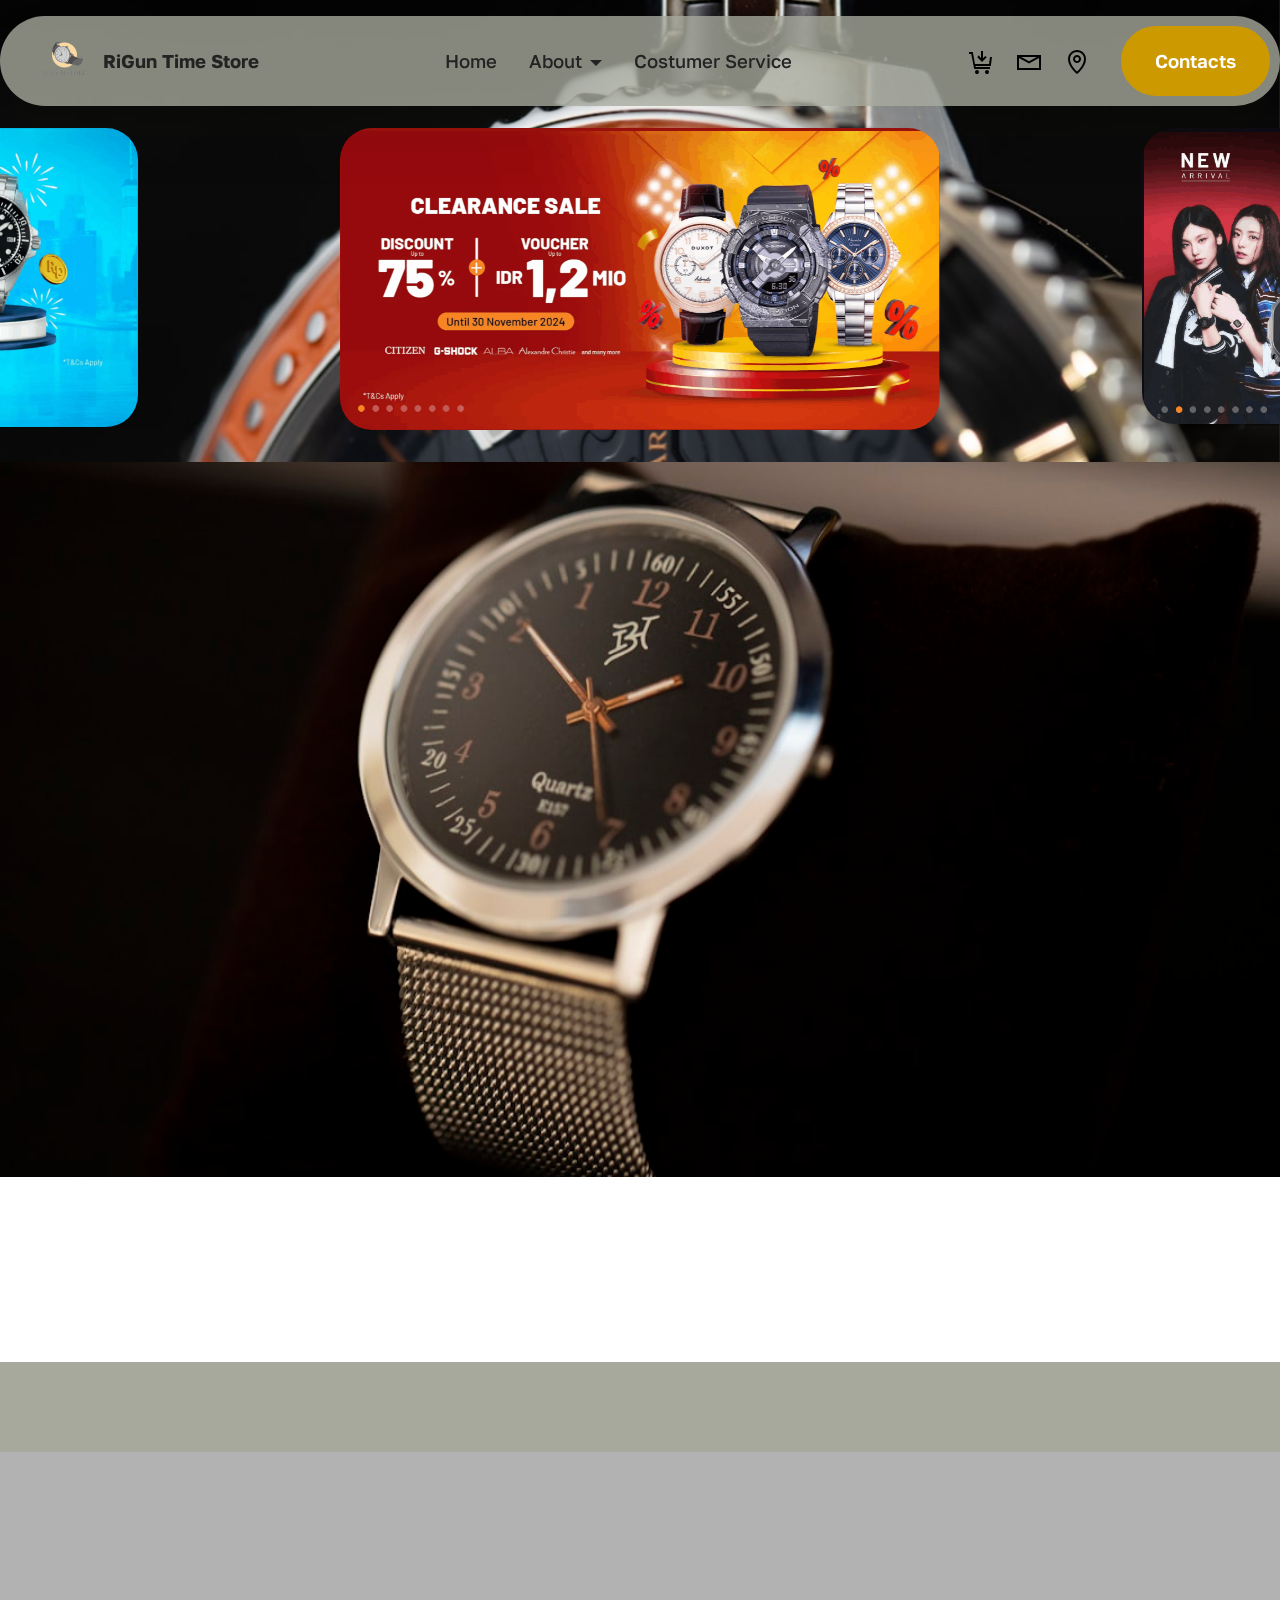
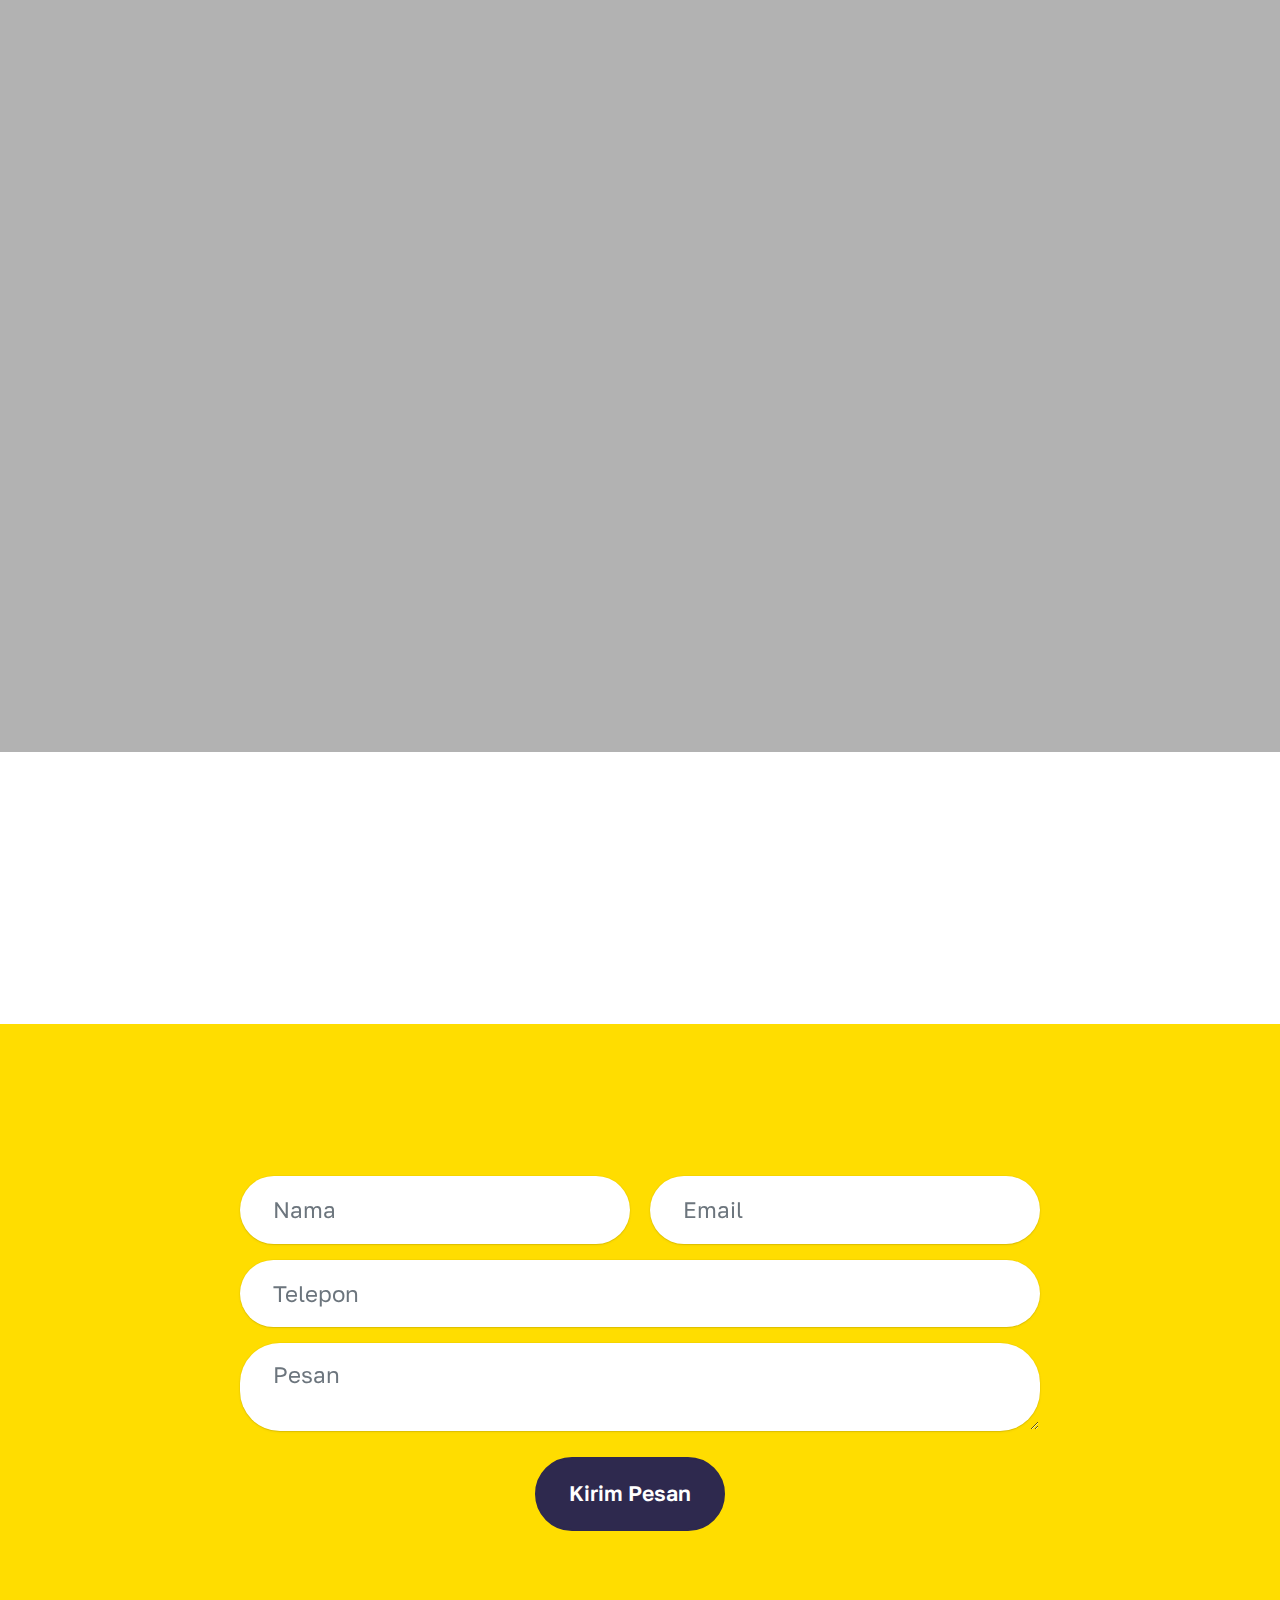
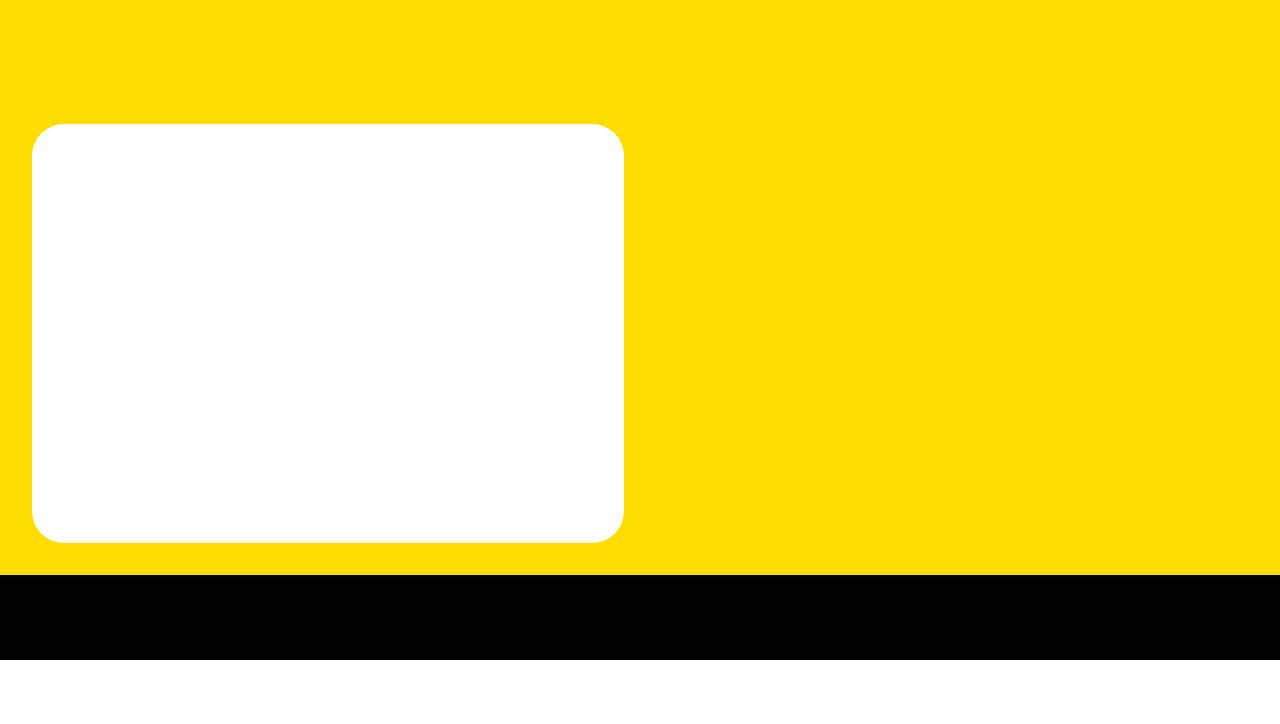
<file: index.html>
<!DOCTYPE html>
<html  >
<head>
  <!-- Site made with Mobirise Website Builder v5.9.18, https://mobirise.com -->
  <meta charset="UTF-8">
  <meta http-equiv="X-UA-Compatible" content="IE=edge">
  <meta name="generator" content="Mobirise v5.9.18, mobirise.com">
  <meta name="viewport" content="width=device-width, initial-scale=1, minimum-scale=1">
  <link rel="shortcut icon" href="assets/images/depositphotos-162374320-stock-illustration-watch-store-logo-removebg-preview-90x96.png" type="image/x-icon">
  <meta name="description" content="Temukan koleksi jam tangan mewah terbaik dari merek terkemuka seperti Rolex dan Omega. Desain modern dan elegan untuk gaya hidup Anda.">
  
  
  <title>Home</title>
  <link rel="stylesheet" href="assets/web/assets/mobirise-icons2/mobirise2.css">
  <link rel="stylesheet" href="assets/bootstrap/css/bootstrap.min.css">
  <link rel="stylesheet" href="assets/bootstrap/css/bootstrap-grid.min.css">
  <link rel="stylesheet" href="assets/bootstrap/css/bootstrap-reboot.min.css">
  <link rel="stylesheet" href="assets/parallax/jarallax.css">
  <link rel="stylesheet" href="assets/animatecss/animate.css">
  <link rel="stylesheet" href="assets/dropdown/css/style.css">
  <link rel="stylesheet" href="assets/socicon/css/styles.css">
  <link rel="stylesheet" href="assets/theme/css/style.css">
  <link rel="preload" href="https://fonts.googleapis.com/css2?family=Golos+Text:wght@400;700&display=swap&display=swap" as="style" onload="this.onload=null;this.rel='stylesheet'">
  <noscript><link rel="stylesheet" href="https://fonts.googleapis.com/css2?family=Golos+Text:wght@400;700&display=swap&display=swap"></noscript>
  <link rel="preload" as="style" href="assets/mobirise/css/mbr-additional.css?v=fO8dVL"><link rel="stylesheet" href="assets/mobirise/css/mbr-additional.css?v=fO8dVL" type="text/css">

  
  
  
</head>
<body>
  
  <section data-bs-version="5.1" class="menu menu2 cid-uuLlfNFYcF" once="menu" id="menu02-d">
	

	<nav class="navbar navbar-dropdown navbar-fixed-top navbar-expand-lg">
		<div class="container">
			<div class="navbar-brand">
				<span class="navbar-logo">
					<a href="index.html">
						<img src="assets/images/depositphotos-162374320-stock-illustration-watch-store-logo-removebg-preview-90x96.png" alt="Mobirise Website Builder" style="height: 3rem;">
					</a>
				</span>
				<span class="navbar-caption-wrap"><a class="navbar-caption text-black text-primary display-4" href="index.html">RiGun Time Store</a></span>
			</div>
			<button class="navbar-toggler" type="button" data-toggle="collapse" data-bs-toggle="collapse" data-target="#navbarSupportedContent" data-bs-target="#navbarSupportedContent" aria-controls="navbarNavAltMarkup" aria-expanded="false" aria-label="Toggle navigation">
				<div class="hamburger">
					<span></span>
					<span></span>
					<span></span>
					<span></span>
				</div>
			</button>
			<div class="collapse navbar-collapse" id="navbarSupportedContent">
				<ul class="navbar-nav nav-dropdown" data-app-modern-menu="true"><li class="nav-item">
						<a class="nav-link link text-black text-primary display-4" href="index.html" aria-expanded="false">Home</a>
					</li>
					<li class="nav-item dropdown">
						<a class="nav-link link text-black text-primary dropdown-toggle display-4" href="page1.html" aria-expanded="false" data-toggle="dropdown-submenu" data-bs-toggle="dropdown" data-bs-auto-close="outside">About</a><div class="dropdown-menu" aria-labelledby="dropdown-920"><a class="text-black text-primary dropdown-item display-4" href="page1.html">Product</a><a class="text-black text-primary show dropdown-item display-4" href="page4.html">Best seller</a></div>
					</li><li class="nav-item"><a class="nav-link link text-black text-primary display-4" href="page2.html" aria-expanded="false">Costumer Service</a></li></ul>
				<div class="icons-menu">
					<a class="iconfont-wrapper" href="index.html">
						<span class="p-2 mbr-iconfont mobi-mbri-cart-add mobi-mbri"></span>
					</a>
					<a class="iconfont-wrapper" href="index.html#contact-form-3-uuwUijOlg5">
						<span class="p-2 mbr-iconfont mobi-mbri-letter mobi-mbri"></span>
					</a>
					<a class="iconfont-wrapper" href="index.html#contacts02-19">
						<span class="p-2 mbr-iconfont mobi-mbri-map-pin mobi-mbri"></span>
					</a>
					
				</div>
				<div class="navbar-buttons mbr-section-btn"><a class="btn btn-warning display-4" href="page5.html">Contacts</a></div>
			</div>
		</div>
	</nav>
</section>

<section data-bs-version="5.1" class="slider2 mbr-embla cid-uux2zsGmvF mbr-parallax-background" id="slider02-4">
	

	
	

	<div class="position-relative text-center">
		

		<div class="embla" data-skip-snaps="true" data-align="center" data-loop="true" data-auto-play="true" data-auto-play-interval="5" data-draggable="true">
			<div class="embla__viewport container-fluid">
				<div class="embla__container">
					<div class="embla__slide slider-image item active" style="margin-left: 1rem; margin-right: 1rem;">
						<div class="user">
							<div class="user_image">
								<div class="item-wrapper position-relative">
									
								<a href="page2.html#image04-h"><img src="assets/images/screenshot-2024-11-19-080439-1083x546.png" alt="Mobirise Website Builder" data-slide-to="0" data-bs-slide-to="0"></a></div>
							</div>
							<div class="user_text mb-4">
								<p class="mbr-fonts-style display-5"></p>
							</div>
							
							
						</div>
					</div>
					<div class="embla__slide slider-image item" style="margin-left: 1rem; margin-right: 1rem;">
						<div class="user">
							<div class="user_image">
								<div class="item-wrapper position-relative">
									<img src="assets/images/screenshot-2024-11-19-082532-1084x535.png" alt="Mobirise Website Builder" data-slide-to="1" data-bs-slide-to="1">
								</div>
							</div>
							<div class="user_text mb-4">
								<p class="mbr-fonts-style display-5"></p>
							</div>
							
							
						</div>
					</div>
					<div class="embla__slide slider-image item" style="margin-left: 1rem; margin-right: 1rem;">
						<div class="user">
							<div class="user_image">
								<div class="item-wrapper position-relative">
									<img src="assets/images/screenshot-2024-11-19-082631-1000x502.png" alt="Mobirise Website Builder" data-slide-to="2" data-bs-slide-to="2">
								</div>
							</div>
							<div class="user_text mb-4">
								<p class="mbr-fonts-style display-5"></p>
							</div>
							
							
						</div>
					</div>
					<div class="embla__slide slider-image item" style="margin-left: 1rem; margin-right: 1rem;">
						<div class="user">
							<div class="user_image">
								<div class="item-wrapper position-relative">
									
								<a href="page2.html#image04-g"><img src="assets/images/screenshot-2024-11-19-083043-1080x543.png" alt="Mobirise Website Builder" data-slide-to="3" data-bs-slide-to="3"></a></div>
							</div>
							<div class="user_text mb-4">
								<p class="mbr-fonts-style display-5"></p>
							</div>
							
							
						</div>
					</div><div class="embla__slide slider-image item" style="margin-left: 1rem; margin-right: 1rem;">
						<div class="user">
							<div class="user_image">
								<div class="item-wrapper position-relative">
									<img src="assets/images/screenshot-2024-11-19-083144-1081x541.png" alt="Mobirise Website Builder" data-slide-to="4" data-bs-slide-to="4">
								</div>
							</div>
							<div class="user_text mb-4">
								<p class="mbr-fonts-style display-5"></p>
							</div>
							
							
						</div>
					</div><div class="embla__slide slider-image item" style="margin-left: 1rem; margin-right: 1rem;">
						<div class="user">
							<div class="user_image">
								<div class="item-wrapper position-relative">
									<img src="assets/images/screenshot-2024-11-19-083246-1080x541.png" alt="Mobirise Website Builder" data-slide-to="5" data-bs-slide-to="5">
								</div>
							</div>
							<div class="user_text mb-4">
								<p class="mbr-fonts-style display-5"></p>
							</div>
							
							
						</div>
					</div><div class="embla__slide slider-image item" style="margin-left: 1rem; margin-right: 1rem;">
						<div class="user">
							<div class="user_image">
								<div class="item-wrapper position-relative">
									
								<a href="page2.html#image04-11"><img src="assets/images/screenshot-2024-11-19-083352-1080x543.png" alt="Mobirise Website Builder" data-slide-to="6" data-bs-slide-to="6"></a></div>
							</div>
							<div class="user_text mb-4">
								<p class="mbr-fonts-style display-5"></p>
							</div>
							
							
						</div>
					</div><div class="embla__slide slider-image item" style="margin-left: 1rem; margin-right: 1rem;">
						<div class="user">
							<div class="user_image">
								<div class="item-wrapper position-relative">
									<img src="assets/images/screenshot-2024-11-19-083434-1080x539.png" alt="Mobirise Website Builder" data-slide-to="7" data-bs-slide-to="7">
								</div>
							</div>
							<div class="user_text mb-4">
								<p class="mbr-fonts-style display-5"></p>
							</div>
							
							
						</div>
					</div>
					
				</div>
			</div>
			<button class="embla__button embla__button--prev">
				<span class="mobi-mbri mobi-mbri-arrow-prev mbr-iconfont" aria-hidden="true"></span>
				<span class="sr-only visually-hidden visually-hidden visually-hidden">Previous</span>
			</button>
			<button class="embla__button embla__button--next">
				<span class="mobi-mbri mobi-mbri-arrow-next mbr-iconfont" aria-hidden="true"></span>
				<span class="sr-only visually-hidden visually-hidden visually-hidden">Next</span>
			</button>
		</div>
	</div>
</section>

<section data-bs-version="5.1" class="image02 cid-uux6mGs2jz mbr-fullscreen mbr-parallax-background" id="image04-5">
    
    
    <div class="container-fluid">
        <div class="row"></div>
    </div>
</section>

<section data-bs-version="5.1" class="gallery10 cid-uuwUijJsLh" id="features-69-uuwUijJsLh">
  


  <div class="container-fluid">

      <div class="loop-container">
        <div class="item display-1" data-linewords="Desain Modern dan Elegan * Kualitas Terbaik dari Merek Terkenal * " data-direction="-1" data-speed="0.05">☁️ Best offers ☁️ Free delivery ☁️ Perfect design ☁️ Comfort ☁️ Support 24/7 ☁️ Vibes</div>

        <div class="item display-1" data-linewords="Desain Modern dan Elegan * Kualitas Terbaik dari Merek Terkenal * " data-direction="-1" data-speed="0.05">☁️ Best offers ☁️ Free delivery ☁️ Perfect design ☁️ Comfort ☁️ Support 24/7 ☁️ Vibes</div>
      </div>
    
  </div>
</section>

<section data-bs-version="5.1" class="header18 cid-uux7ngZ9Q6 mbr-fullscreen" data-bg-video="https://www.youtube.com/embed/ba9rndb70lk?autoplay=1&amp;loop=1&amp;playlist=ba9rndb70lk&amp;t=20&amp;mute=1&amp;playsinline=1&amp;controls=0&amp;showinfo=0&amp;autohide=1&amp;allowfullscreen=true&amp;mode=transparent" id="header18-8">
  

  <div class="mbr-overlay" style="opacity: 0.3; background-color: rgb(0, 0, 0);"></div>
  <div class="container-fluid">
    <div class="row">
    </div>
  </div>
</section>

<section data-bs-version="5.1" class="social4 cid-uuwUijOqov" id="follow-us-1-uuwUijOqov">
    
    
    

    <div class="container">
        <div class="media-container-row">
            <div class="col-12">
                <h3 class="mbr-section-title align-center mb-5 mbr-fonts-style display-2">
                    <strong>Ikuti Kami Sekarang!</strong>
                </h3>
                <div class="social-list align-center">
                    <a class="iconfont-wrapper bg-facebook m-2 " target="_blank" href="https://mobiri.se">
                        <span class="socicon-facebook socicon"></span>
                    </a>
                    <a class="iconfont-wrapper bg-twitter m-2" href="https://mobiri.se" target="_blank">
                        <span class="socicon-twitter socicon"></span>
                    </a>
                    <a class="iconfont-wrapper bg-instagram m-2" href="https://mobiri.se" target="_blank">
                        <span class="socicon-instagram socicon"></span>
                    </a>
                    
                    
                    
                    
                    
                    <a class="iconfont-wrapper bg-tiktok m-2" href="https://mobiri.se" target="_blank">
                        <span class="socicon-tiktok socicon"></span>
                    </a>
                    
                    
                </div>
            </div>
        </div>
    </div>
</section>

<section data-bs-version="5.1" class="form5 cid-uuwUijOlg5" id="contact-form-3-uuwUijOlg5">
    
    
    <div class="container">
        <div class="row justify-content-center">
            <div class="col-12 content-head">
                <div class="mbr-section-head mb-5">
                    <h3 class="mbr-section-title mbr-fonts-style align-center mb-0 display-2">
                        <strong>Hubungi Kami Sekarang</strong>
                    </h3>
                    
                </div>
            </div>
        </div>
        <div class="row justify-content-center">
            <div class="col-lg-8 mx-auto mbr-form" data-form-type="formoid">
                <form action="https://mobirise.eu/" method="POST" class="mbr-form form-with-styler" data-form-title="Form Name"><input type="hidden" name="email" data-form-email="true" value="JwtGOeobmfEH6T/9aj1rVbPauh3zvEljx2dRkJ5elrVAD0ESUNC3tdheJXkWWFLW5FY3HEi3kEO6woOb/XXWc8ZjUlFi0N5WMcvsAfHf9roD2IPc3aF8BblZG5Xmeva4">
                    <div class="row">
                        <div hidden="hidden" data-form-alert="" class="alert alert-success col-12">Thanks for filling out the form!</div>
                        <div hidden="hidden" data-form-alert-danger="" class="alert alert-danger col-12">
                            Oops...! some problem!
                        </div>
                    </div>
                    <div class="dragArea row">
                        <div class="col-md col-sm-12 form-group mb-3" data-for="name">
                            <input type="text" name="name" placeholder="Nama" data-form-field="name" class="form-control" value="" id="name-contact-form-3-uuwUijOlg5">
                        </div>
                        <div class="col-md col-sm-12 form-group mb-3" data-for="email">
                            <input type="email" name="email" placeholder="Email" data-form-field="email" class="form-control" value="" id="email-contact-form-3-uuwUijOlg5">
                        </div>
                        <div class="col-12 form-group mb-3 mb-3" data-for="url">
                            <input type="url" name="url" placeholder="Telepon" data-form-field="url" class="form-control" value="" id="url-contact-form-3-uuwUijOlg5">
                        </div>
                        <div class="col-12 form-group mb-3" data-for="textarea">
                            <textarea name="textarea" placeholder="Pesan" data-form-field="textarea" class="form-control" id="textarea-contact-form-3-uuwUijOlg5"></textarea>
                        </div>
                        <div class="col-lg-12 col-md-12 col-sm-12 align-center mbr-section-btn">
                            <button type="submit" class="btn btn-primary display-7">Kirim Pesan</button>
                        </div>
                    </div>
                </form>
            </div>
        </div>
    </div>
</section>

<section data-bs-version="5.1" class="contacts02 map1 cid-uwgS71YCku" id="contacts02-19">

    

    
    <div class="container">
        <div class="row justify-content-center">
            <div class="col-12 content-head">
                <div class="mbr-section-head mb-5">
                    <h3 class="mbr-section-title mbr-fonts-style align-center mb-0 display-2">
                        <strong>Contacts</strong>
                    </h3>
                    
                </div>
            </div>
        </div>
        <div class="row justify-content-center">
            <div class="card col-12 col-md-12 col-lg-6">
                <div class="card-wrapper">
                    <div class="text-wrapper">
                        <h5 class="cardTitle mbr-fonts-style mb-2 display-5">
                            <strong>Contact Us</strong>
                        </h5>
                        <ul class="list mbr-fonts-style display-7">
                            <li class="mbr-text item-wrap"><span style="font-size: calc(1.14rem + 0.26 * ((100vw - 62rem) / 25));">WhatsApp:&nbsp;</span><a href="https://wa.me/081993371188" class="text-primary" style="font-size: calc(1.14rem + 0.26 * ((100vw - 62rem) / 25));">+62 819-9337-1188</a></li>
                            <li class="mbr-text item-wrap">Email:&nbsp;<a href="mailto:agungarif1806@gmail.com" class="text-primary" style="font-size: calc(1.14rem + 0.26 * ((100vw - 62rem) / 25));">riguntimestore@gmail.com</a></li>
                            <li class="mbr-text item-wrap">Alamat: </li><li class="mbr-text item-wrap">Jl. Laksda Adisucipto km 6,3 Depok, Sleman, Yogyakarta</li><li class="mbr-text item-wrap">Jam Kerja: </li><li class="mbr-text item-wrap">Senin-Jumat: 09.00-21.00</li><li class="mbr-text item-wrap">Sabtu-Minggu: 09.00-19.00</li><li class="mbr-text item-wrap">
</li>
                        </ul>
                    </div>
                </div>
            </div>
            <div class="map-wrapper col-md-12 col-lg-6">
                <div class="google-map"><iframe frameborder="0" style="border:0" src="https://www.google.com/maps/embed/v1/place?key=AIzaSyBQ55g-IgRRgXrd803PTWDTb7kd6aAitNQ&amp;q=unriyo" allowfullscreen=""></iframe></div>
            </div>
        </div>
    </div>
</section>

<section data-bs-version="5.1" class="footer2 cid-uuwUijPNa5" once="footers" id="footer-5-uuwUijPNa5">
    

    
    

    <div class="container">
        <div class="row">
            <div class="col-12 col-lg-6 center mt-2 mb-3">
                <p class="mbr-fonts-style copyright mb-0 display-7">© 2024 RiGun Time Store-Semua Hak Dilindungi.</p>
            </div>
            <div class="col-12 col-lg-6 center">
                <div class="row-links mt-2 mb-3">
                    <ul class="row-links-soc">
                        
                        
                        
                        
                    <li class="row-links-soc-item mbr-fonts-style display-7">
                            <a href="#" class="text-white">Privasi</a>
                        </li><li class="row-links-soc-item mbr-fonts-style display-7">
                            <a href="#" class="text-white">Syarat</a>
                        </li><li class="row-links-soc-item mbr-fonts-style display-7">
                            <a href="#" class="text-white">Bantuan</a>
                        </li><li class="row-links-soc-item mbr-fonts-style display-7">
                            <a href="#" class="text-white">Kontak</a>
                        </li></ul>
                </div>
            </div>
        </div>
    </div>
</section><section class="display-7" style="padding: 0;align-items: center;justify-content: center;flex-wrap: wrap;    align-content: center;display: flex;position: relative;height: 4rem;"><a href="https://mobiri.se/3147434" style="flex: 1 1;height: 4rem;position: absolute;width: 100%;z-index: 1;"><img alt="" style="height: 4rem;" src="[data-uri]"></a><p style="margin: 0;text-align: center;" class="display-7">&#8204;</p><a style="z-index:1" href="https://mobirise.com/builder/ai-website-maker.html">AI Website Maker</a></section><script src="assets/bootstrap/js/bootstrap.bundle.min.js"></script>  <script src="assets/parallax/jarallax.js"></script>  <script src="assets/smoothscroll/smooth-scroll.js"></script>  <script src="assets/ytplayer/index.js"></script>  <script src="assets/dropdown/js/navbar-dropdown.js"></script>  <script src="assets/embla/embla.min.js"></script>  <script src="assets/embla/script.js"></script>  <script src="assets/vimeoplayer/player.js"></script>  <script src="assets/theme/js/script.js"></script>  <script src="assets/formoid/formoid.min.js"></script>  
  
  
 <div id="scrollToTop" class="scrollToTop mbr-arrow-up"><a style="text-align: center;"><i class="mbr-arrow-up-icon mbr-arrow-up-icon-cm cm-icon cm-icon-smallarrow-up"></i></a></div>
    <input name="animation" type="hidden">
  </body>
</html>
</file>
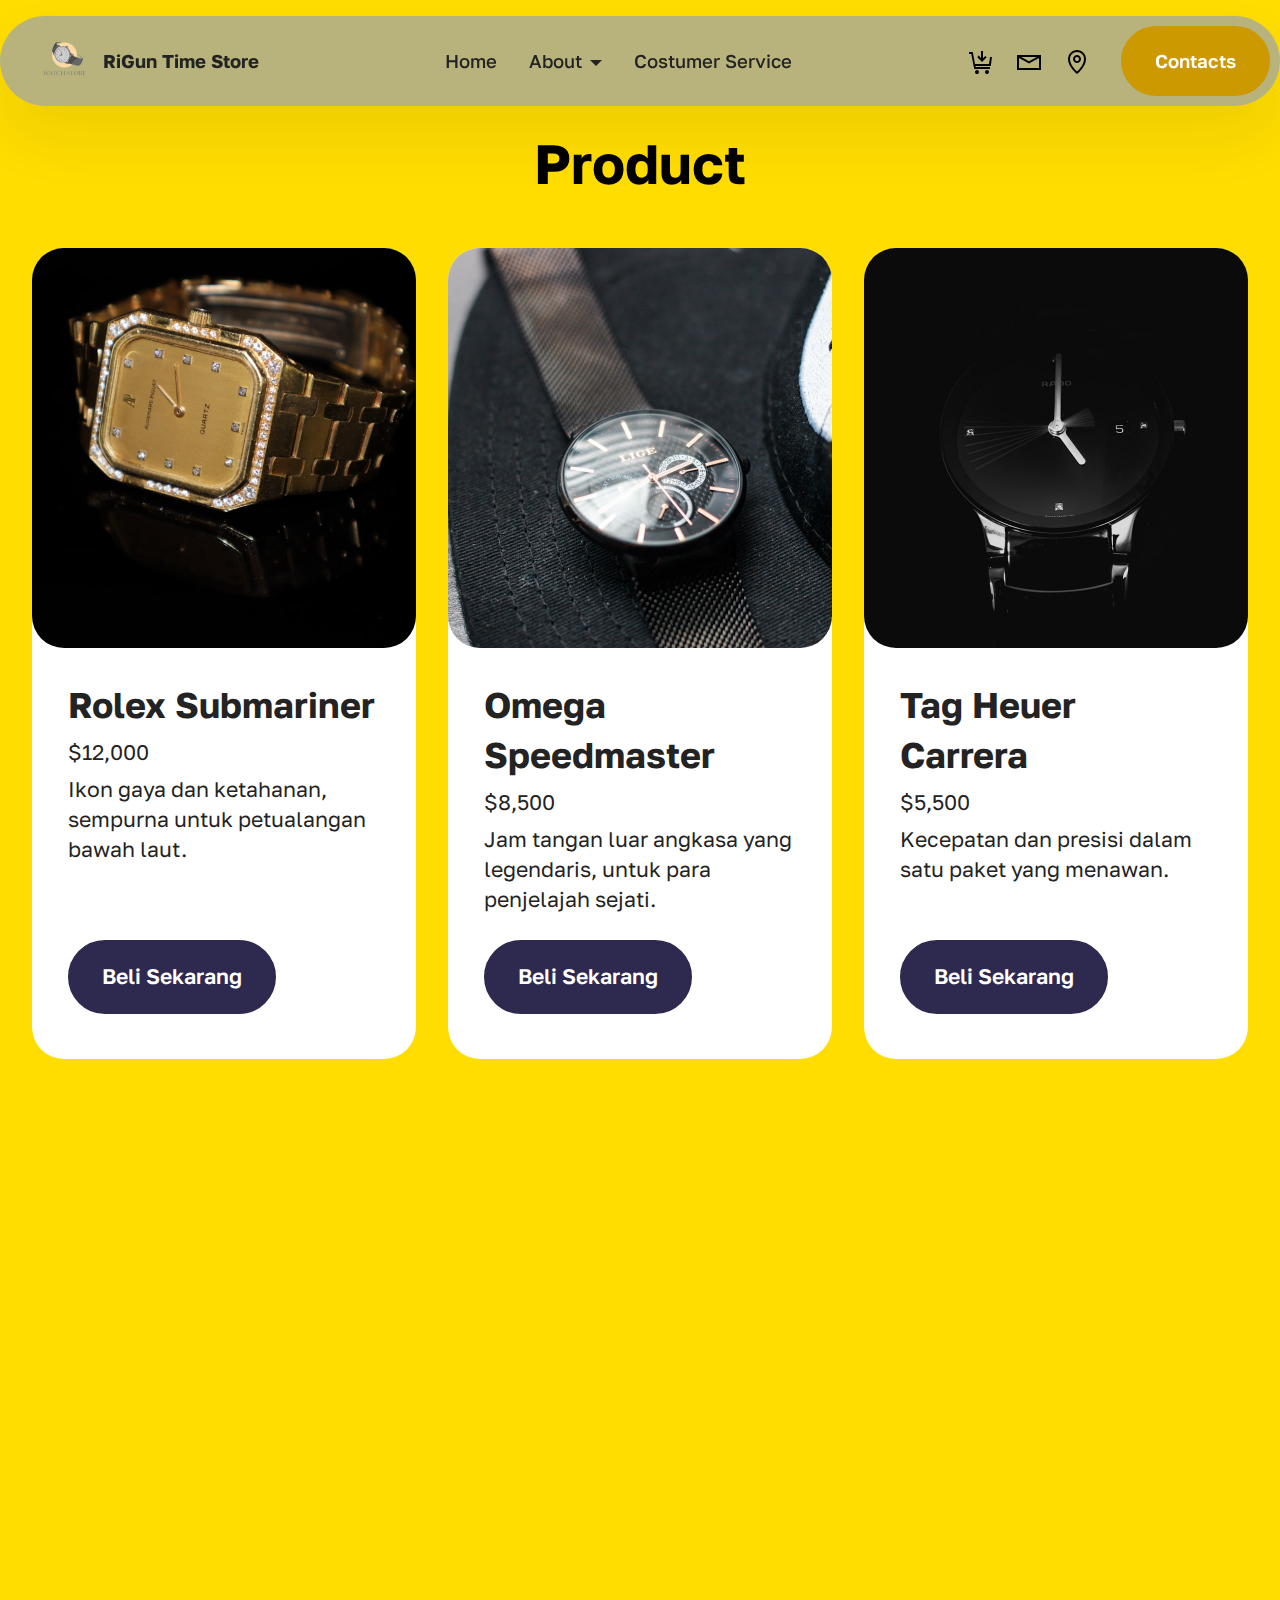
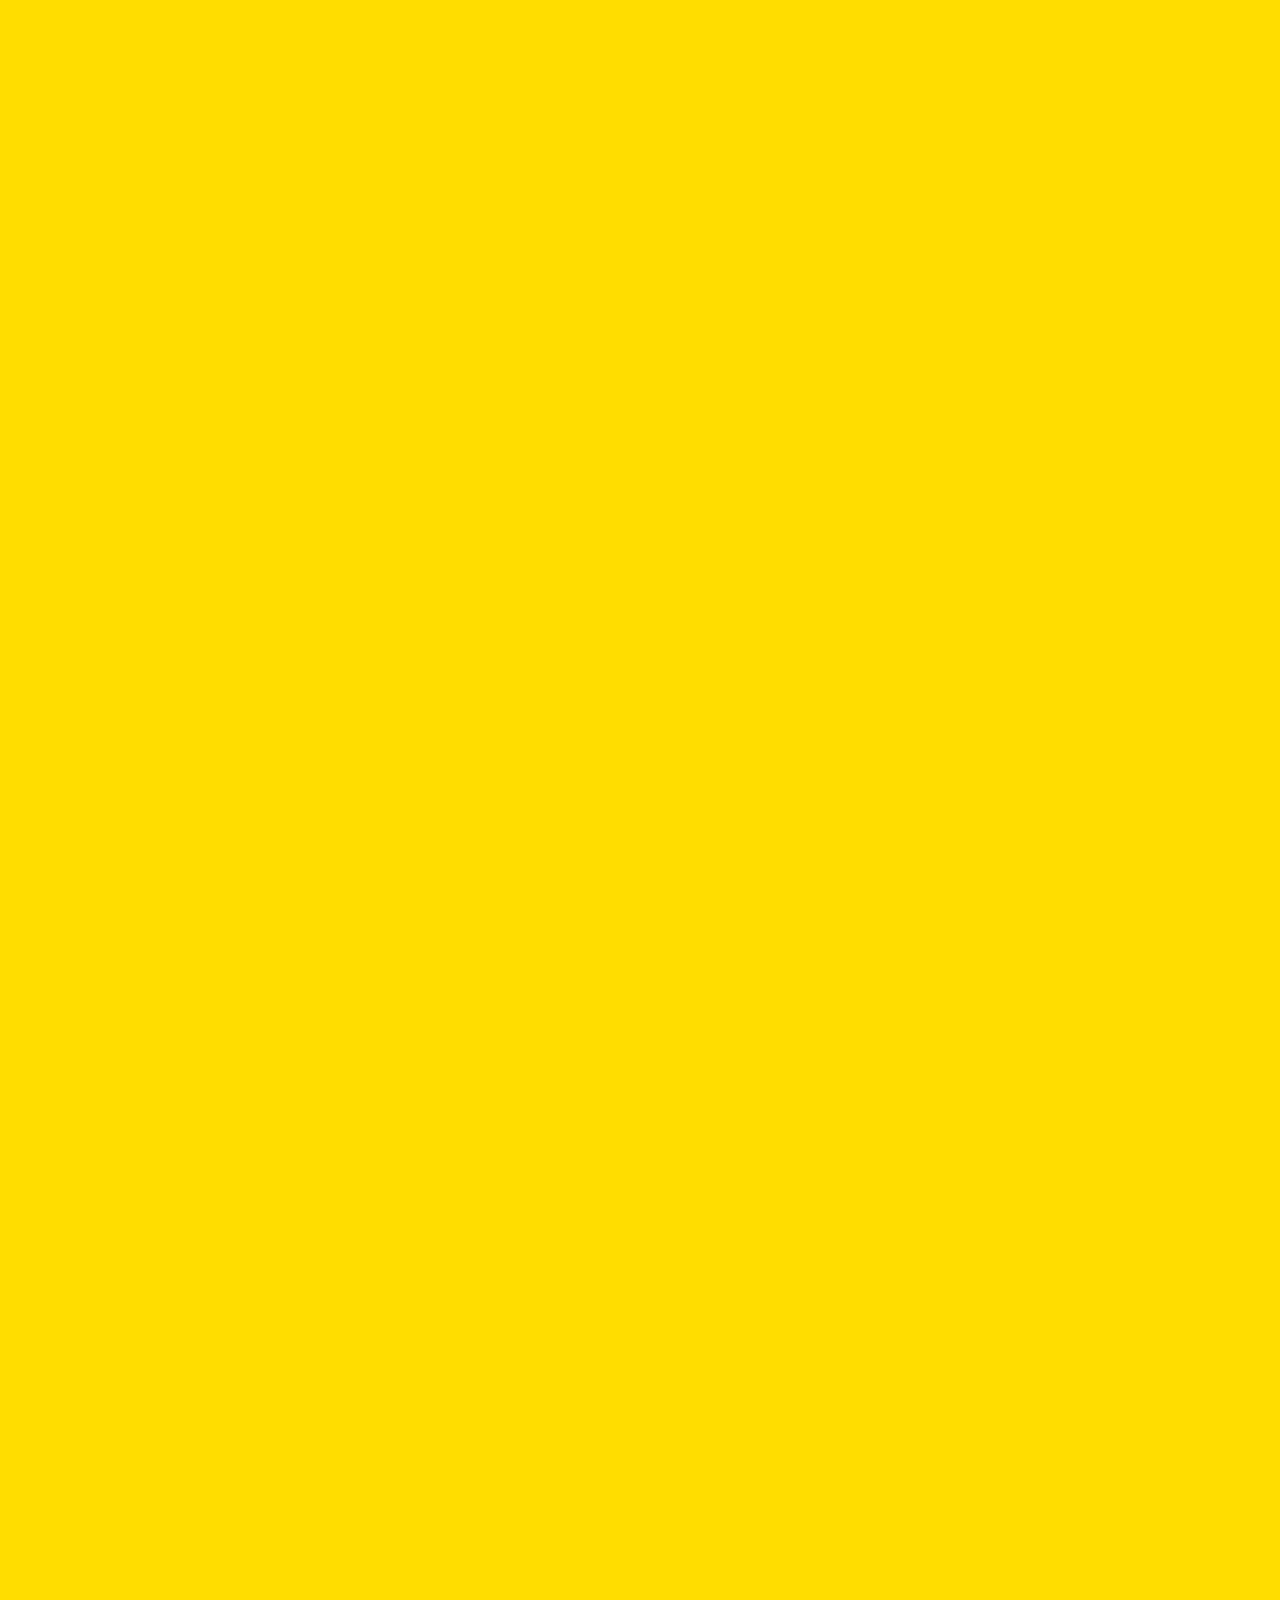
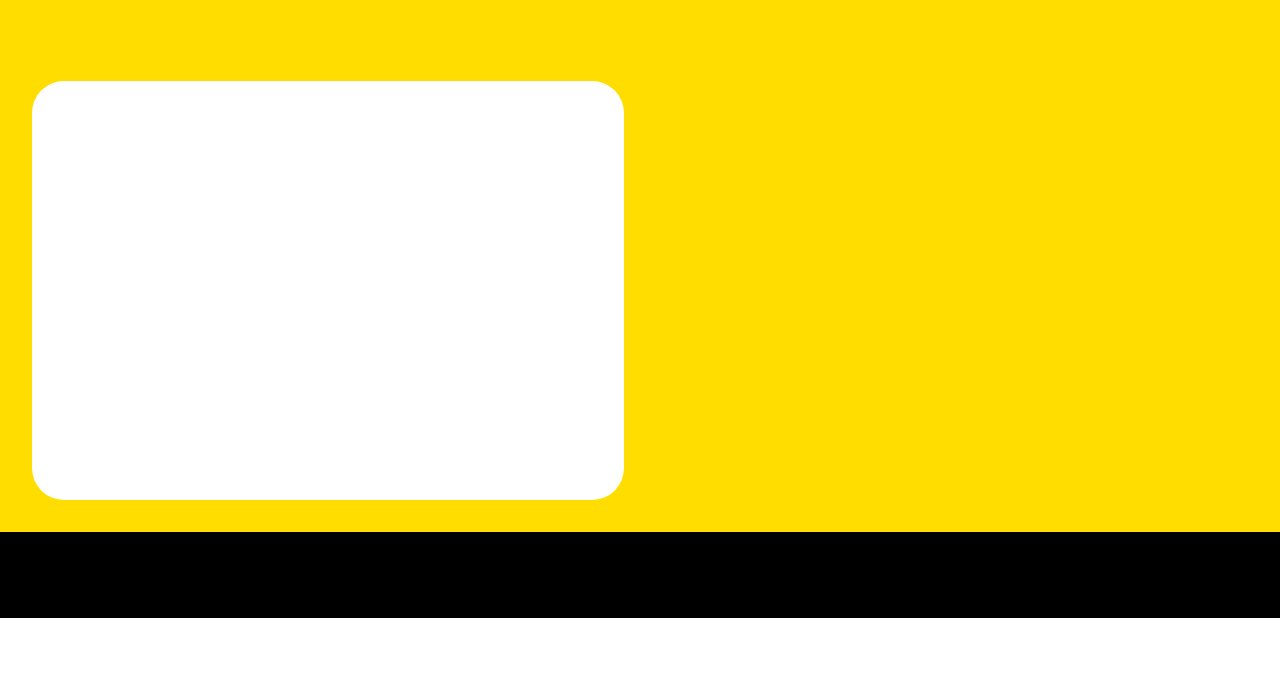
<file: page1.html>
<!DOCTYPE html>
<html  >
<head>
  <!-- Site made with Mobirise Website Builder v5.9.18, https://mobirise.com -->
  <meta charset="UTF-8">
  <meta http-equiv="X-UA-Compatible" content="IE=edge">
  <meta name="generator" content="Mobirise v5.9.18, mobirise.com">
  <meta name="viewport" content="width=device-width, initial-scale=1, minimum-scale=1">
  <link rel="shortcut icon" href="assets/images/depositphotos-162374320-stock-illustration-watch-store-logo-removebg-preview-90x96.png" type="image/x-icon">
  <meta name="description" content="">
  
  
  <title>Product</title>
  <link rel="stylesheet" href="assets/web/assets/mobirise-icons2/mobirise2.css">
  <link rel="stylesheet" href="assets/bootstrap/css/bootstrap.min.css">
  <link rel="stylesheet" href="assets/bootstrap/css/bootstrap-grid.min.css">
  <link rel="stylesheet" href="assets/bootstrap/css/bootstrap-reboot.min.css">
  <link rel="stylesheet" href="assets/animatecss/animate.css">
  <link rel="stylesheet" href="assets/dropdown/css/style.css">
  <link rel="stylesheet" href="assets/theme/css/style.css">
  <link rel="preload" href="https://fonts.googleapis.com/css2?family=Golos+Text:wght@400;700&display=swap&display=swap" as="style" onload="this.onload=null;this.rel='stylesheet'">
  <noscript><link rel="stylesheet" href="https://fonts.googleapis.com/css2?family=Golos+Text:wght@400;700&display=swap&display=swap"></noscript>
  <link rel="preload" as="style" href="assets/mobirise/css/mbr-additional.css?v=S1cVSr"><link rel="stylesheet" href="assets/mobirise/css/mbr-additional.css?v=S1cVSr" type="text/css">

  
  
  
</head>
<body>
  
  <section data-bs-version="5.1" class="menu menu2 cid-uuLw7KwWZX" once="menu" id="menu02-s">
	

	<nav class="navbar navbar-dropdown navbar-fixed-top navbar-expand-lg">
		<div class="container">
			<div class="navbar-brand">
				<span class="navbar-logo">
					<a href="index.html">
						<img src="assets/images/depositphotos-162374320-stock-illustration-watch-store-logo-removebg-preview-90x96.png" alt="Mobirise Website Builder" style="height: 3rem;">
					</a>
				</span>
				<span class="navbar-caption-wrap"><a class="navbar-caption text-black text-primary display-4" href="index.html">RiGun Time Store</a></span>
			</div>
			<button class="navbar-toggler" type="button" data-toggle="collapse" data-bs-toggle="collapse" data-target="#navbarSupportedContent" data-bs-target="#navbarSupportedContent" aria-controls="navbarNavAltMarkup" aria-expanded="false" aria-label="Toggle navigation">
				<div class="hamburger">
					<span></span>
					<span></span>
					<span></span>
					<span></span>
				</div>
			</button>
			<div class="collapse navbar-collapse" id="navbarSupportedContent">
				<ul class="navbar-nav nav-dropdown" data-app-modern-menu="true"><li class="nav-item">
						<a class="nav-link link text-black text-primary display-4" href="index.html" aria-expanded="false">Home</a>
					</li>
					<li class="nav-item dropdown">
						<a class="nav-link link text-black text-primary dropdown-toggle display-4" href="page1.html" aria-expanded="false" data-toggle="dropdown-submenu" data-bs-toggle="dropdown" data-bs-auto-close="outside">About</a><div class="dropdown-menu" aria-labelledby="dropdown-920"><a class="text-black text-primary dropdown-item display-4" href="page1.html">Product</a><a class="text-black text-primary show dropdown-item display-4" href="page4.html">Best seller</a></div>
					</li><li class="nav-item"><a class="nav-link link text-black text-primary display-4" href="page2.html" aria-expanded="false">Costumer Service</a></li></ul>
				<div class="icons-menu">
					<a class="iconfont-wrapper" href="index.html">
						<span class="p-2 mbr-iconfont mobi-mbri-cart-add mobi-mbri"></span>
					</a>
					<a class="iconfont-wrapper" href="index.html#contact-form-3-uuwUijOlg5">
						<span class="p-2 mbr-iconfont mobi-mbri-letter mobi-mbri"></span>
					</a>
					<a class="iconfont-wrapper" href="index.html#contacts02-19">
						<span class="p-2 mbr-iconfont mobi-mbri-map-pin mobi-mbri"></span>
					</a>
					
				</div>
				<div class="navbar-buttons mbr-section-btn"><a class="btn btn-warning display-4" href="page5.html">Contacts</a></div>
			</div>
		</div>
	</nav>
</section>

<section data-bs-version="5.1" class="pricing02 cid-uuLh7VoNwN" id="pricing2-b">
    
    
    <div class="container-fluid">
        <div class="row justify-content-center">
            <div class="col-12 content-head">
                <div class="mbr-section-head mb-5">
                    <h4 class="mbr-section-title mbr-fonts-style align-center mb-0 display-2"><strong>Product</strong></h4>
                    
                    
                </div>
            </div>
        </div>
        <div class="row">
            <div class="item features-image col-12 col-md-6 col-lg-4">
                <div class="item-wrapper">
                    <div class="item-img">
                        <img src="assets/images/photo-1636289026470-cb40ece1ebc3-1.jpeg" alt="Mobirise Website Builder">
                    </div>
                    <div class="item-content">
                        <h5 class="item-title mbr-fonts-style display-5">
                            <strong>Rolex Submariner</strong>
                        </h5>
                        <h6 class="item-subtitle mbr-fonts-style display-7">$12,000</h6>
                        <p class="mbr-text mbr-fonts-style display-7">Ikon gaya dan ketahanan, sempurna untuk petualangan bawah laut.</p>
                        <div class="mbr-section-btn item-footer">
                            <a href="" class="btn item-btn btn-primary display-7">Beli Sekarang</a>
                        </div>
                    </div>

                </div>
            </div>
            <div class="item features-image col-12 col-md-6 col-lg-4">
                <div class="item-wrapper">
                    <div class="item-img">
                        <img src="assets/images/photo-1533237742545-cdc658d90afb-1.jpeg" alt="Mobirise Website Builder">
                    </div>
                    <div class="item-content">
                        <h5 class="item-title mbr-fonts-style display-5">
                            <strong>Omega Speedmaster</strong>
                        </h5>
                        <h6 class="item-subtitle mbr-fonts-style display-7">$8,500</h6>
                        <p class="mbr-text mbr-fonts-style display-7">Jam tangan luar angkasa yang legendaris, untuk para penjelajah sejati.</p>
                        <div class="mbr-section-btn item-footer"><a href="" class="btn item-btn btn-primary display-7">Beli Sekarang</a></div>
                    </div>
                </div>
            </div>
            <div class="item features-image col-12 col-md-6 col-lg-4">
                <div class="item-wrapper">
                    <div class="item-img">
                        <img src="assets/images/photo-1634595947394-87012e7b12ba-1.jpeg" alt="Mobirise Website Builder">
                    </div>
                    <div class="item-content">
                        <h5 class="item-title mbr-fonts-style display-5">
                            <strong>Tag Heuer Carrera</strong>
                        </h5>
                        <h6 class="item-subtitle mbr-fonts-style display-7">$5,500</h6>
                        <p class="mbr-text mbr-fonts-style display-7">Kecepatan dan presisi dalam satu paket yang menawan.</p>
                        <div class="mbr-section-btn item-footer">
                            <a href="" class="btn item-btn btn-primary display-7">Beli Sekarang</a>
                        </div>
                    </div>
                </div>
            </div>
            <div class="item features-image col-12 col-md-6 col-lg-4">
                <div class="item-wrapper">
                    <div class="item-img">
                        <img src="assets/images/photo-1607776933951-a39fef9e8c35-1.jpeg">
                    </div>
                    <div class="item-content">
                        <h5 class="item-title mbr-fonts-style display-5">
                            <strong>Breitling Navitimer</strong>
                        </h5>
                        <h6 class="item-subtitle mbr-fonts-style display-7">$7,000</h6>
                        <p class="mbr-text mbr-fonts-style display-7">Jam tangan pilot yang menggabungkan fungsi dan gaya.</p>
                        <div class="mbr-section-btn item-footer">
                            <a href="" class="btn item-btn btn-primary display-7">Beli Sekarang</a>
                        </div>
                    </div>
                </div>
            </div>
            <div class="item features-image col-12 col-md-6 col-lg-4">
                <div class="item-wrapper">
                    <div class="item-img">
                        <img src="assets/images/photo-1510682182098-f7c81b805f40-1.jpeg">
                    </div>
                    <div class="item-content">
                        <h5 class="item-title mbr-fonts-style display-5">
                            <strong>Patek Philippe Nautilus</strong>
                        </h5>
                        <h6 class="item-subtitle mbr-fonts-style display-7">$30,000</h6>
                        <p class="mbr-text mbr-fonts-style display-7">Kemewahan yang tak tertandingi, untuk kolektor sejati.</p>
                        <div class="mbr-section-btn item-footer">
                            <a href="" class="btn item-btn btn-primary display-7">Beli Sekarang</a>
                        </div>
                    </div>
                </div>
            </div>
            <div class="item features-image col-12 col-md-6 col-lg-4">
                <div class="item-wrapper">
                    <div class="item-img">
                        <img src="assets/images/photo-1625622176640-e2da57f97cf8-1.jpeg">
                    </div>
                    <div class="item-content">
                        <h5 class="item-title mbr-fonts-style display-5">
                            <strong>IWC Portugieser</strong>
                        </h5>
                        <h6 class="item-subtitle mbr-fonts-style display-7">$9,000</h6>
                        <p class="mbr-text mbr-fonts-style display-7">Desain klasik dengan teknologi modern, untuk setiap kesempatan.</p>
                        <div class="mbr-section-btn item-footer">
                            <a href="" class="btn item-btn btn-primary display-7">Beli Sekarang</a>
                        </div>
                    </div>
                </div>
            </div>
        </div>
    </div>
</section>

<section data-bs-version="5.1" class="image08 cid-uwarIs0ehA" id="image08-18">
  
  
  
  <div class="container">
    <div class="row justify-content-center">
      <div class="col-lg-4">
        <div class="col-12 col-md-12">
          <h5 class="mbr-section-title mbr-fonts-style mt-0 mb-4 display-2"><strong>TEAM KERJA</strong></h5>
          <h6 class="mbr-section-subtitle mbr-fonts-style mt-0 mb-4 display-7"><p>1. RIKI HAMDAN SUCIPTO</p><p>(22220038)</p><p>2. AGUNG ARIF (22220024)</p><p>3. ANDINI (20220053)</p></h6>
          
        </div>
      </div>
      <div class="col-lg-8 side-features">
        <div class="image-wrapper mb-4">
          <img class="w-100" src="assets/images/gambar-whatsapp-2024-12-06-pukul-16.32.49-b0485f43-1489x1985.jpg" alt="Mobirise Website Builder">
        </div>
      </div>
    </div>
  </div>
</section>

<section data-bs-version="5.1" class="contacts02 map1 cid-uwgVxybeHQ" id="contacts02-1d">

    

    
    <div class="container">
        <div class="row justify-content-center">
            <div class="col-12 content-head">
                <div class="mbr-section-head mb-5">
                    <h3 class="mbr-section-title mbr-fonts-style align-center mb-0 display-2">
                        <strong>Contacts</strong>
                    </h3>
                    
                </div>
            </div>
        </div>
        <div class="row justify-content-center">
            <div class="card col-12 col-md-12 col-lg-6">
                <div class="card-wrapper">
                    <div class="text-wrapper">
                        <h5 class="cardTitle mbr-fonts-style mb-2 display-5">
                            <strong>Contact Us</strong>
                        </h5>
                        <ul class="list mbr-fonts-style display-7">
                            <li class="mbr-text item-wrap"><span style="font-size: calc(1.14rem + 0.26 * ((100vw - 62rem) / 25));">WhatsApp:&nbsp;</span><a href="https://wa.me/081993371188" class="text-primary" style="font-size: calc(1.14rem + 0.26 * ((100vw - 62rem) / 25));">+62 819-9337-1188</a></li>
                            <li class="mbr-text item-wrap">Email:&nbsp;<a href="mailto:agungarif1806@gmail.com" class="text-primary" style="font-size: calc(1.14rem + 0.26 * ((100vw - 62rem) / 25));">riguntimestore@gmail.com</a></li>
                            <li class="mbr-text item-wrap">Alamat: </li><li class="mbr-text item-wrap">Jl. Laksda Adisucipto km 6,3 Depok, Sleman, Yogyakarta</li><li class="mbr-text item-wrap">Jam Kerja: </li><li class="mbr-text item-wrap">Senin-Jumat: 09.00-21.00</li><li class="mbr-text item-wrap">Sabtu-Minggu: 09.00-19.00</li><li class="mbr-text item-wrap">
</li>
                        </ul>
                    </div>
                </div>
            </div>
            <div class="map-wrapper col-md-12 col-lg-6">
                <div class="google-map"><iframe frameborder="0" style="border:0" src="https://www.google.com/maps/embed/v1/place?key=AIzaSyB7QWkvlxV39ZsyKvhZRjPGVqlJFvxxNkw&amp;q=unriyo" allowfullscreen=""></iframe></div>
            </div>
        </div>
    </div>
</section>

<section data-bs-version="5.1" class="footer2 cid-uuLwx0Qe3F" once="footers" id="footer02-v">
    

    
    

    <div class="container">
        <div class="row">
            <div class="col-12 col-lg-6 center mt-2 mb-3">
                <p class="mbr-fonts-style copyright mb-0 display-7">© 2024 RiGun Time Store-Semua Hak Dilindungi.</p>
            </div>
            <div class="col-12 col-lg-6 center">
                <div class="row-links mt-2 mb-3">
                    <ul class="row-links-soc">
                        
                        
                        
                        
                    <li class="row-links-soc-item mbr-fonts-style display-7">
                            <a href="#" class="text-white">Privasi</a>
                        </li><li class="row-links-soc-item mbr-fonts-style display-7">
                            <a href="#" class="text-white">Syarat</a>
                        </li><li class="row-links-soc-item mbr-fonts-style display-7">
                            <a href="#" class="text-white">Bantuan</a>
                        </li><li class="row-links-soc-item mbr-fonts-style display-7">
                            <a href="#" class="text-white">Kontak</a>
                        </li></ul>
                </div>
            </div>
        </div>
    </div>
</section><section class="display-7" style="padding: 0;align-items: center;justify-content: center;flex-wrap: wrap;    align-content: center;display: flex;position: relative;height: 4rem;"><a href="https://mobiri.se/3147434" style="flex: 1 1;height: 4rem;position: absolute;width: 100%;z-index: 1;"><img alt="" style="height: 4rem;" src="[data-uri]"></a><p style="margin: 0;text-align: center;" class="display-7">&#8204;</p><a style="z-index:1" href="https://mobirise.com"> Website Builder Software</a></section><script src="assets/bootstrap/js/bootstrap.bundle.min.js"></script>  <script src="assets/smoothscroll/smooth-scroll.js"></script>  <script src="assets/ytplayer/index.js"></script>  <script src="assets/dropdown/js/navbar-dropdown.js"></script>  <script src="assets/theme/js/script.js"></script>  
  
  
 <div id="scrollToTop" class="scrollToTop mbr-arrow-up"><a style="text-align: center;"><i class="mbr-arrow-up-icon mbr-arrow-up-icon-cm cm-icon cm-icon-smallarrow-up"></i></a></div>
    <input name="animation" type="hidden">
  </body>
</html>
</file>
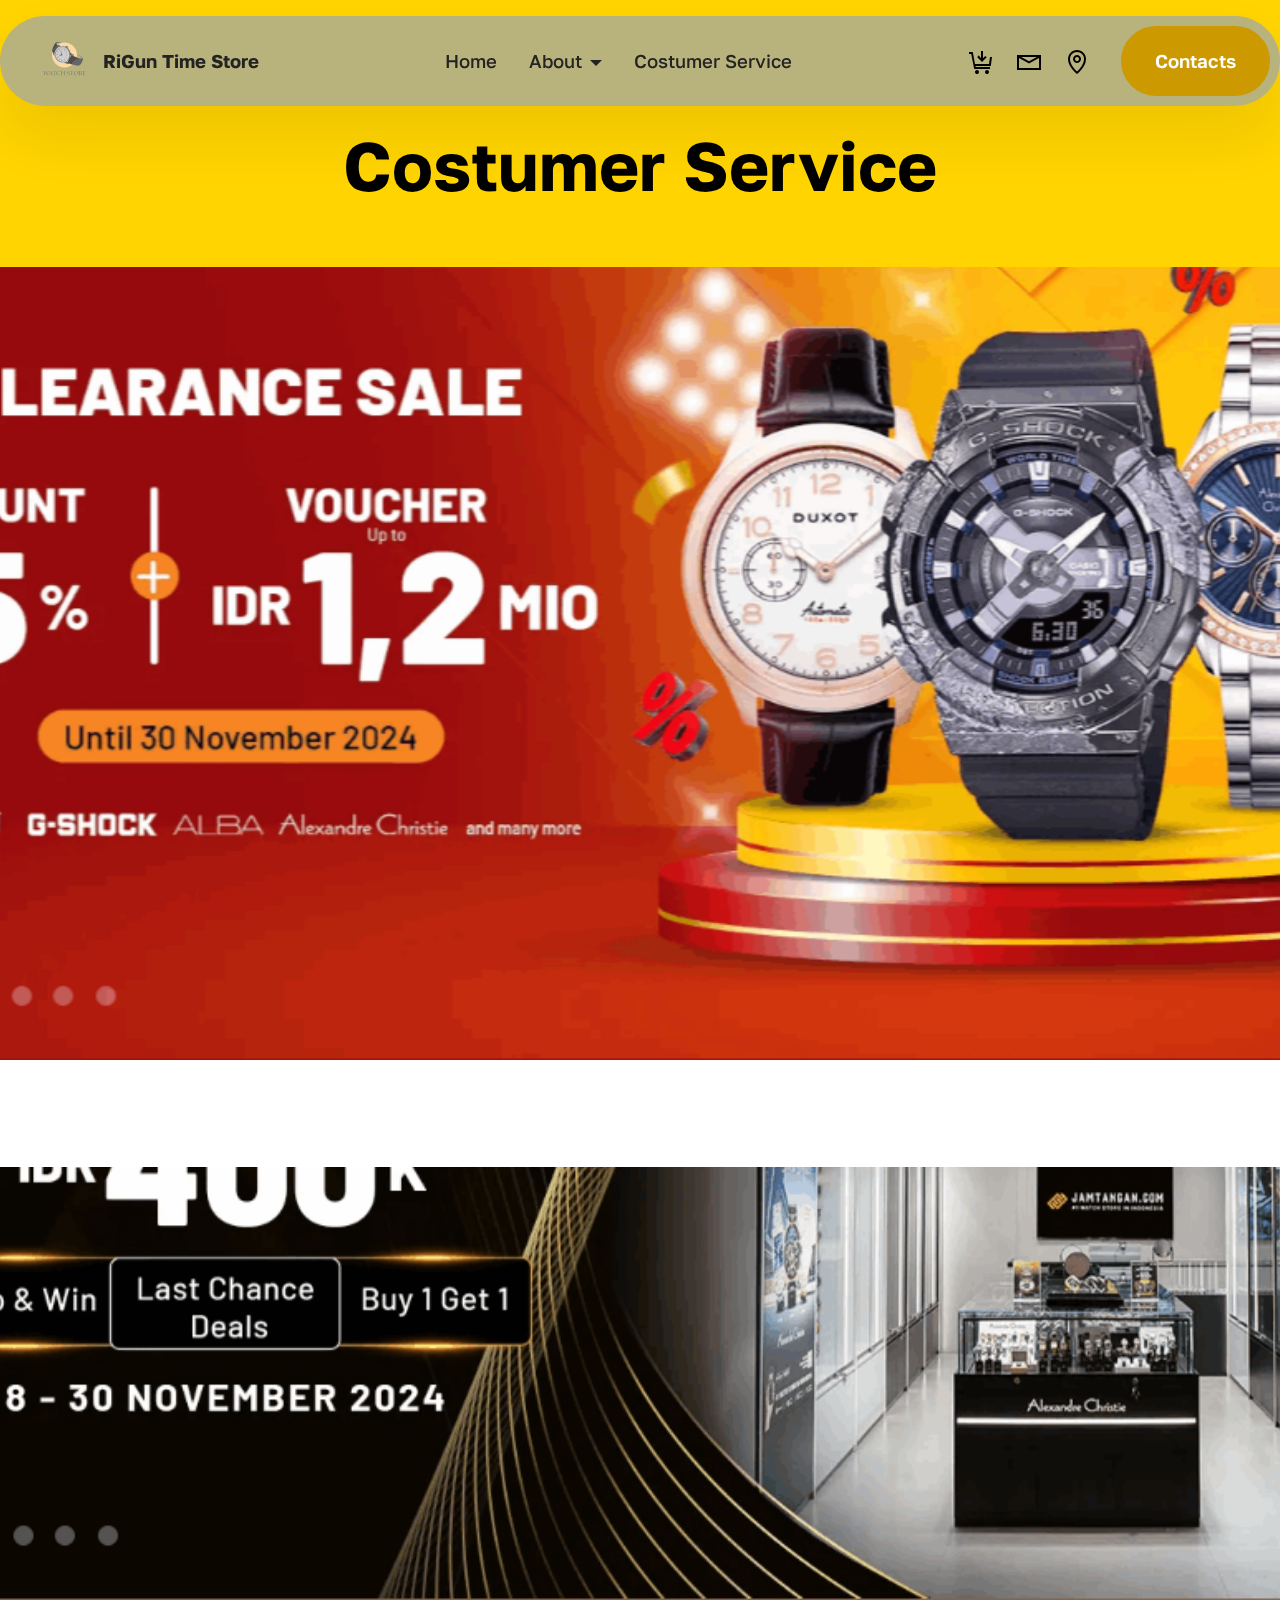
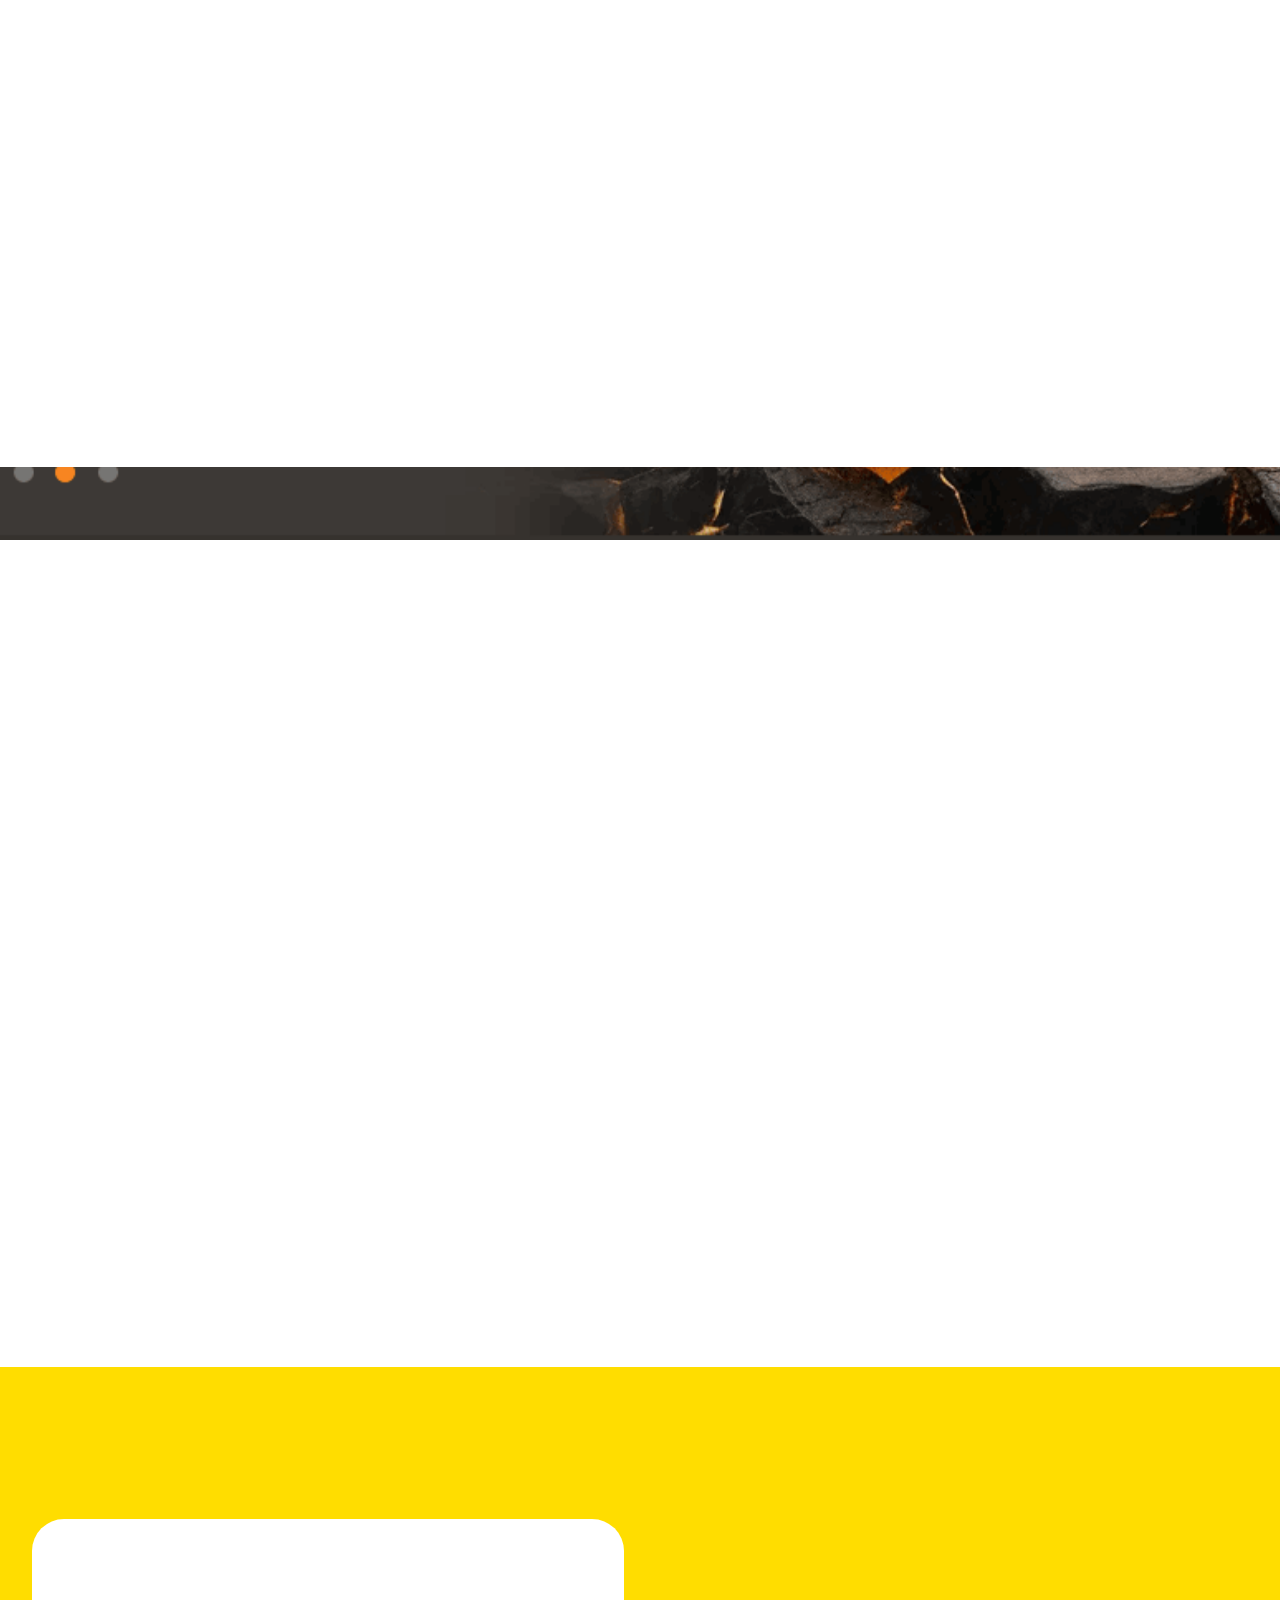
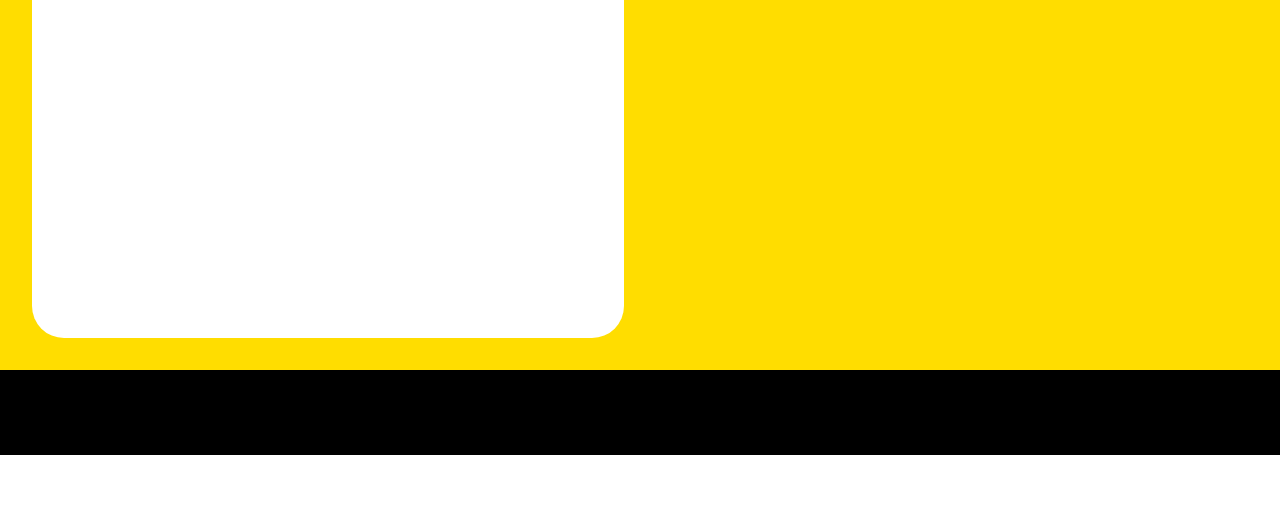
<file: page2.html>
<!DOCTYPE html>
<html  >
<head>
  <!-- Site made with Mobirise Website Builder v5.9.18, https://mobirise.com -->
  <meta charset="UTF-8">
  <meta http-equiv="X-UA-Compatible" content="IE=edge">
  <meta name="generator" content="Mobirise v5.9.18, mobirise.com">
  <meta name="viewport" content="width=device-width, initial-scale=1, minimum-scale=1">
  <link rel="shortcut icon" href="assets/images/depositphotos-162374320-stock-illustration-watch-store-logo-removebg-preview-90x96.png" type="image/x-icon">
  <meta name="description" content="">
  
  
  <title>Costumer Service</title>
  <link rel="stylesheet" href="assets/web/assets/mobirise-icons2/mobirise2.css">
  <link rel="stylesheet" href="assets/bootstrap/css/bootstrap.min.css">
  <link rel="stylesheet" href="assets/bootstrap/css/bootstrap-grid.min.css">
  <link rel="stylesheet" href="assets/bootstrap/css/bootstrap-reboot.min.css">
  <link rel="stylesheet" href="assets/parallax/jarallax.css">
  <link rel="stylesheet" href="assets/animatecss/animate.css">
  <link rel="stylesheet" href="assets/dropdown/css/style.css">
  <link rel="stylesheet" href="assets/theme/css/style.css">
  <link rel="preload" href="https://fonts.googleapis.com/css2?family=Golos+Text:wght@400;700&display=swap&display=swap" as="style" onload="this.onload=null;this.rel='stylesheet'">
  <noscript><link rel="stylesheet" href="https://fonts.googleapis.com/css2?family=Golos+Text:wght@400;700&display=swap&display=swap"></noscript>
  <link rel="preload" as="style" href="assets/mobirise/css/mbr-additional.css?v=k37HxQ"><link rel="stylesheet" href="assets/mobirise/css/mbr-additional.css?v=k37HxQ" type="text/css">

  
  
  
</head>
<body>
  
  <section data-bs-version="5.1" class="menu menu2 cid-uuLlfNFYcF" once="menu" id="menu02-f">
	

	<nav class="navbar navbar-dropdown navbar-fixed-top navbar-expand-lg">
		<div class="container">
			<div class="navbar-brand">
				<span class="navbar-logo">
					<a href="index.html">
						<img src="assets/images/depositphotos-162374320-stock-illustration-watch-store-logo-removebg-preview-90x96.png" alt="Mobirise Website Builder" style="height: 3rem;">
					</a>
				</span>
				<span class="navbar-caption-wrap"><a class="navbar-caption text-black text-primary display-4" href="index.html">RiGun Time Store</a></span>
			</div>
			<button class="navbar-toggler" type="button" data-toggle="collapse" data-bs-toggle="collapse" data-target="#navbarSupportedContent" data-bs-target="#navbarSupportedContent" aria-controls="navbarNavAltMarkup" aria-expanded="false" aria-label="Toggle navigation">
				<div class="hamburger">
					<span></span>
					<span></span>
					<span></span>
					<span></span>
				</div>
			</button>
			<div class="collapse navbar-collapse" id="navbarSupportedContent">
				<ul class="navbar-nav nav-dropdown" data-app-modern-menu="true"><li class="nav-item">
						<a class="nav-link link text-black text-primary display-4" href="index.html" aria-expanded="false">Home</a>
					</li>
					<li class="nav-item dropdown">
						<a class="nav-link link text-black text-primary dropdown-toggle display-4" href="page1.html" aria-expanded="false" data-toggle="dropdown-submenu" data-bs-toggle="dropdown" data-bs-auto-close="outside">About</a><div class="dropdown-menu" aria-labelledby="dropdown-920"><a class="text-black text-primary dropdown-item display-4" href="page1.html">Product</a><a class="text-black text-primary show dropdown-item display-4" href="page4.html">Best seller</a></div>
					</li><li class="nav-item"><a class="nav-link link text-black text-primary display-4" href="page2.html" aria-expanded="false">Costumer Service</a></li></ul>
				<div class="icons-menu">
					<a class="iconfont-wrapper" href="index.html">
						<span class="p-2 mbr-iconfont mobi-mbri-cart-add mobi-mbri"></span>
					</a>
					<a class="iconfont-wrapper" href="index.html#contact-form-3-uuwUijOlg5">
						<span class="p-2 mbr-iconfont mobi-mbri-letter mobi-mbri"></span>
					</a>
					<a class="iconfont-wrapper" href="index.html#contacts02-19">
						<span class="p-2 mbr-iconfont mobi-mbri-map-pin mobi-mbri"></span>
					</a>
					
				</div>
				<div class="navbar-buttons mbr-section-btn"><a class="btn btn-warning display-4" href="page5.html">Contacts</a></div>
			</div>
		</div>
	</nav>
</section>

<section data-bs-version="5.1" class="header09 cid-uuLsvjEDYn" id="header09-i">
    
    
    
    <div class="container">
        <div class="row">
            <div class="col-12 col-md-8">
                <h1 class="mbr-section-title mbr-fonts-style mb-4 display-1">
                    <strong>Costumer Service</strong></h1>
                
                
            </div>
        </div>
    </div>
</section>

<section data-bs-version="5.1" class="image02 cid-uuLsfbisqI mbr-fullscreen mbr-parallax-background" id="image04-h">
    
    
    <div class="container-fluid">
        <div class="row"></div>
    </div>
</section>

<section data-bs-version="5.1" class="image02 cid-uuLsdPlMNj mbr-fullscreen mbr-parallax-background" id="image04-g">
    
    
    <div class="container">
        <div class="row"></div>
    </div>
</section>

<section data-bs-version="5.1" class="image02 cid-uuLxjX39e4 mbr-fullscreen mbr-parallax-background" id="image04-11">
    
    
    <div class="container">
        <div class="row"></div>
    </div>
</section>

<section data-bs-version="5.1" class="contacts02 map1 cid-uwgVufZ0pS" id="contacts02-1c">

    

    
    <div class="container">
        <div class="row justify-content-center">
            <div class="col-12 content-head">
                <div class="mbr-section-head mb-5">
                    <h3 class="mbr-section-title mbr-fonts-style align-center mb-0 display-2">
                        <strong>Contacts</strong>
                    </h3>
                    
                </div>
            </div>
        </div>
        <div class="row justify-content-center">
            <div class="card col-12 col-md-12 col-lg-6">
                <div class="card-wrapper">
                    <div class="text-wrapper">
                        <h5 class="cardTitle mbr-fonts-style mb-2 display-5">
                            <strong>Contact Us</strong>
                        </h5>
                        <ul class="list mbr-fonts-style display-7">
                            <li class="mbr-text item-wrap"><span style="font-size: calc(1.14rem + 0.26 * ((100vw - 62rem) / 25));">WhatsApp:&nbsp;</span><a href="https://wa.me/081993371188" class="text-primary" style="font-size: calc(1.14rem + 0.26 * ((100vw - 62rem) / 25));">+62 819-9337-1188</a></li>
                            <li class="mbr-text item-wrap">Email:&nbsp;<a href="mailto:agungarif1806@gmail.com" class="text-primary" style="font-size: calc(1.14rem + 0.26 * ((100vw - 62rem) / 25));">riguntimestore@gmail.com</a></li>
                            <li class="mbr-text item-wrap">Alamat: </li><li class="mbr-text item-wrap">Jl. Laksda Adisucipto km 6,3 Depok, Sleman, Yogyakarta</li><li class="mbr-text item-wrap">Jam Kerja: </li><li class="mbr-text item-wrap">Senin-Jumat: 09.00-21.00</li><li class="mbr-text item-wrap">Sabtu-Minggu: 09.00-19.00</li><li class="mbr-text item-wrap">
</li>
                        </ul>
                    </div>
                </div>
            </div>
            <div class="map-wrapper col-md-12 col-lg-6">
                <div class="google-map"><iframe frameborder="0" style="border:0" src="https://www.google.com/maps/embed/v1/place?key=AIzaSyBQ55g-IgRRgXrd803PTWDTb7kd6aAitNQ&amp;q=unriyo" allowfullscreen=""></iframe></div>
            </div>
        </div>
    </div>
</section>

<section data-bs-version="5.1" class="footer2 cid-uuLwtL4QGV" once="footers" id="footer02-u">
    

    
    

    <div class="container">
        <div class="row">
            <div class="col-12 col-lg-6 center mt-2 mb-3">
                <p class="mbr-fonts-style copyright mb-0 display-7">© 2024 RiGun Time Store-Semua Hak Dilindungi.</p>
            </div>
            <div class="col-12 col-lg-6 center">
                <div class="row-links mt-2 mb-3">
                    <ul class="row-links-soc">
                        
                        
                        
                        
                    <li class="row-links-soc-item mbr-fonts-style display-7">
                            <a href="#" class="text-white">Privasi</a>
                        </li><li class="row-links-soc-item mbr-fonts-style display-7">
                            <a href="#" class="text-white">Syarat</a>
                        </li><li class="row-links-soc-item mbr-fonts-style display-7">
                            <a href="#" class="text-white">Bantuan</a>
                        </li><li class="row-links-soc-item mbr-fonts-style display-7">
                            <a href="#" class="text-white">Kontak</a>
                        </li></ul>
                </div>
            </div>
        </div>
    </div>
</section><section class="display-7" style="padding: 0;align-items: center;justify-content: center;flex-wrap: wrap;    align-content: center;display: flex;position: relative;height: 4rem;"><a href="https://mobiri.se/3147434" style="flex: 1 1;height: 4rem;position: absolute;width: 100%;z-index: 1;"><img alt="" style="height: 4rem;" src="[data-uri]"></a><p style="margin: 0;text-align: center;" class="display-7">&#8204;</p><a style="z-index:1" href="https://mobirise.com/builder/ai-website-builder.html">AI Website Builder</a></section><script src="assets/bootstrap/js/bootstrap.bundle.min.js"></script>  <script src="assets/parallax/jarallax.js"></script>  <script src="assets/smoothscroll/smooth-scroll.js"></script>  <script src="assets/ytplayer/index.js"></script>  <script src="assets/dropdown/js/navbar-dropdown.js"></script>  <script src="assets/theme/js/script.js"></script>  
  
  
 <div id="scrollToTop" class="scrollToTop mbr-arrow-up"><a style="text-align: center;"><i class="mbr-arrow-up-icon mbr-arrow-up-icon-cm cm-icon cm-icon-smallarrow-up"></i></a></div>
    <input name="animation" type="hidden">
  </body>
</html>
</file>
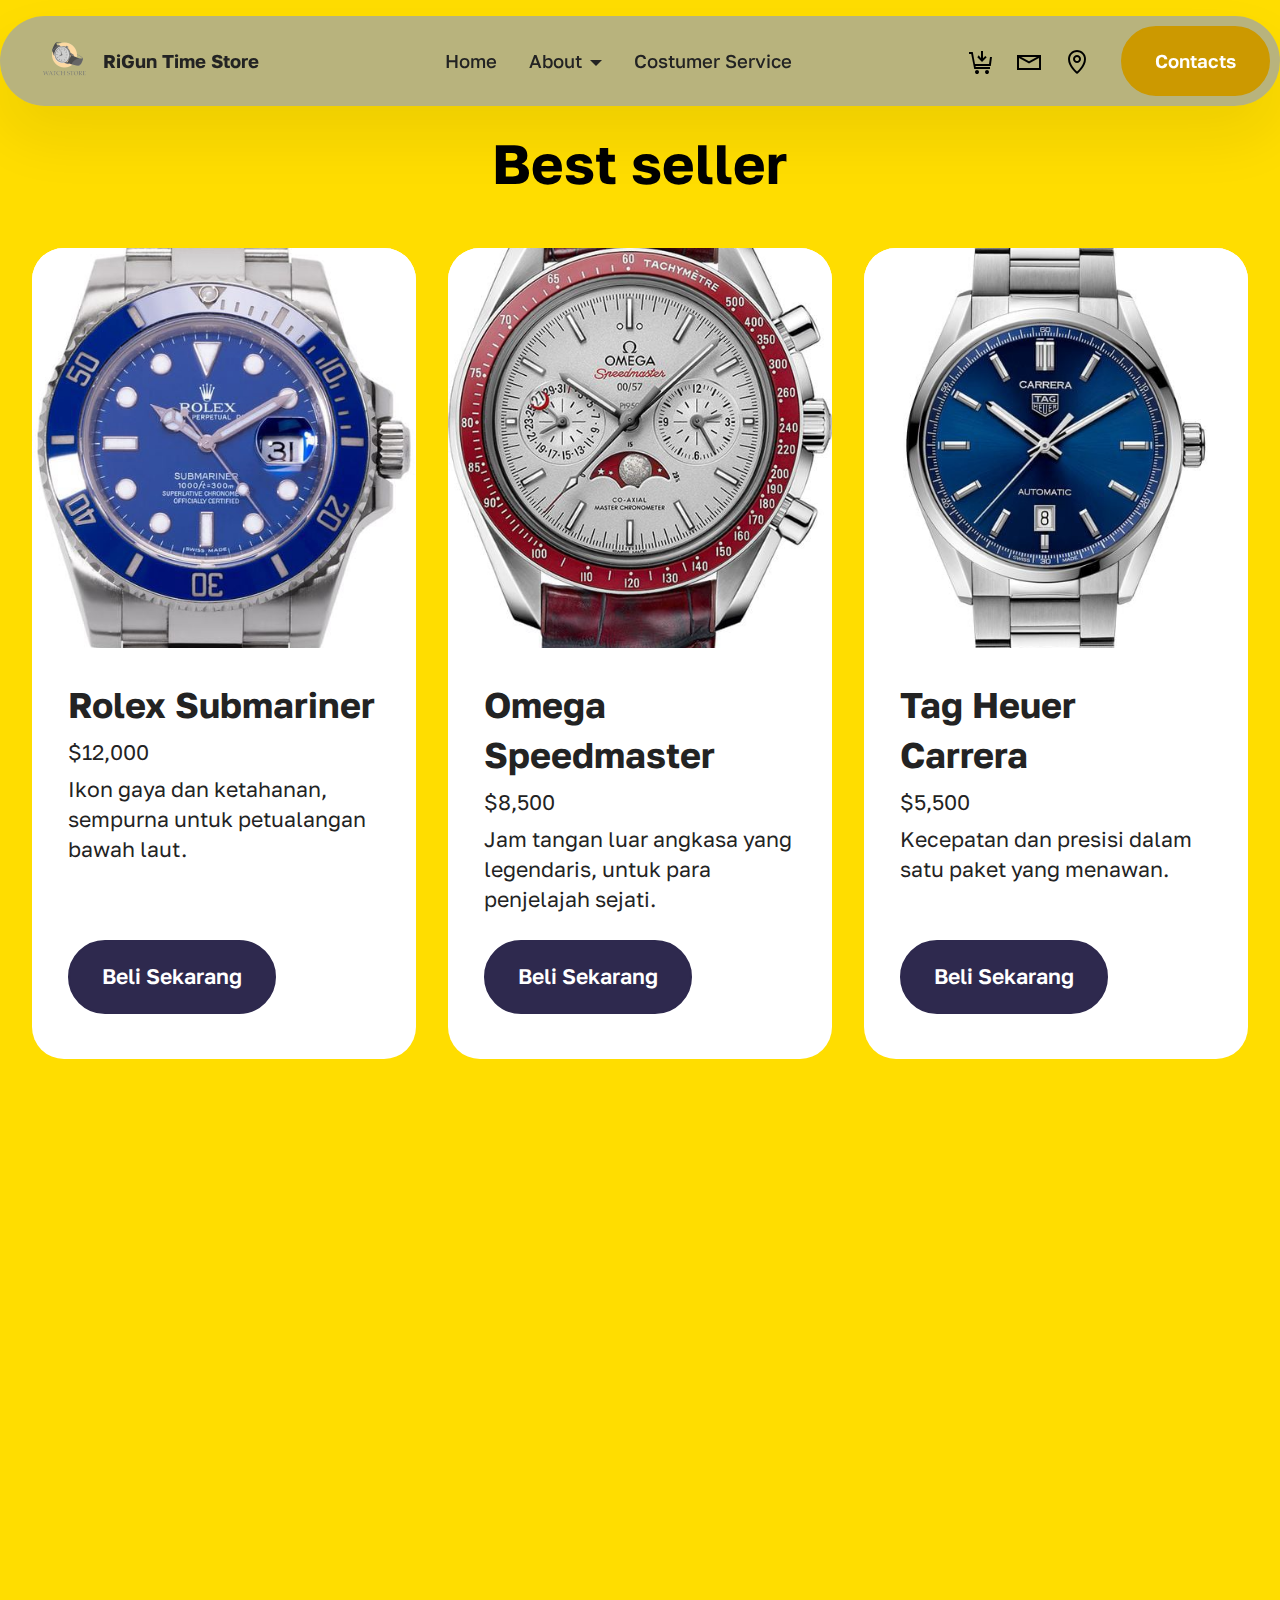
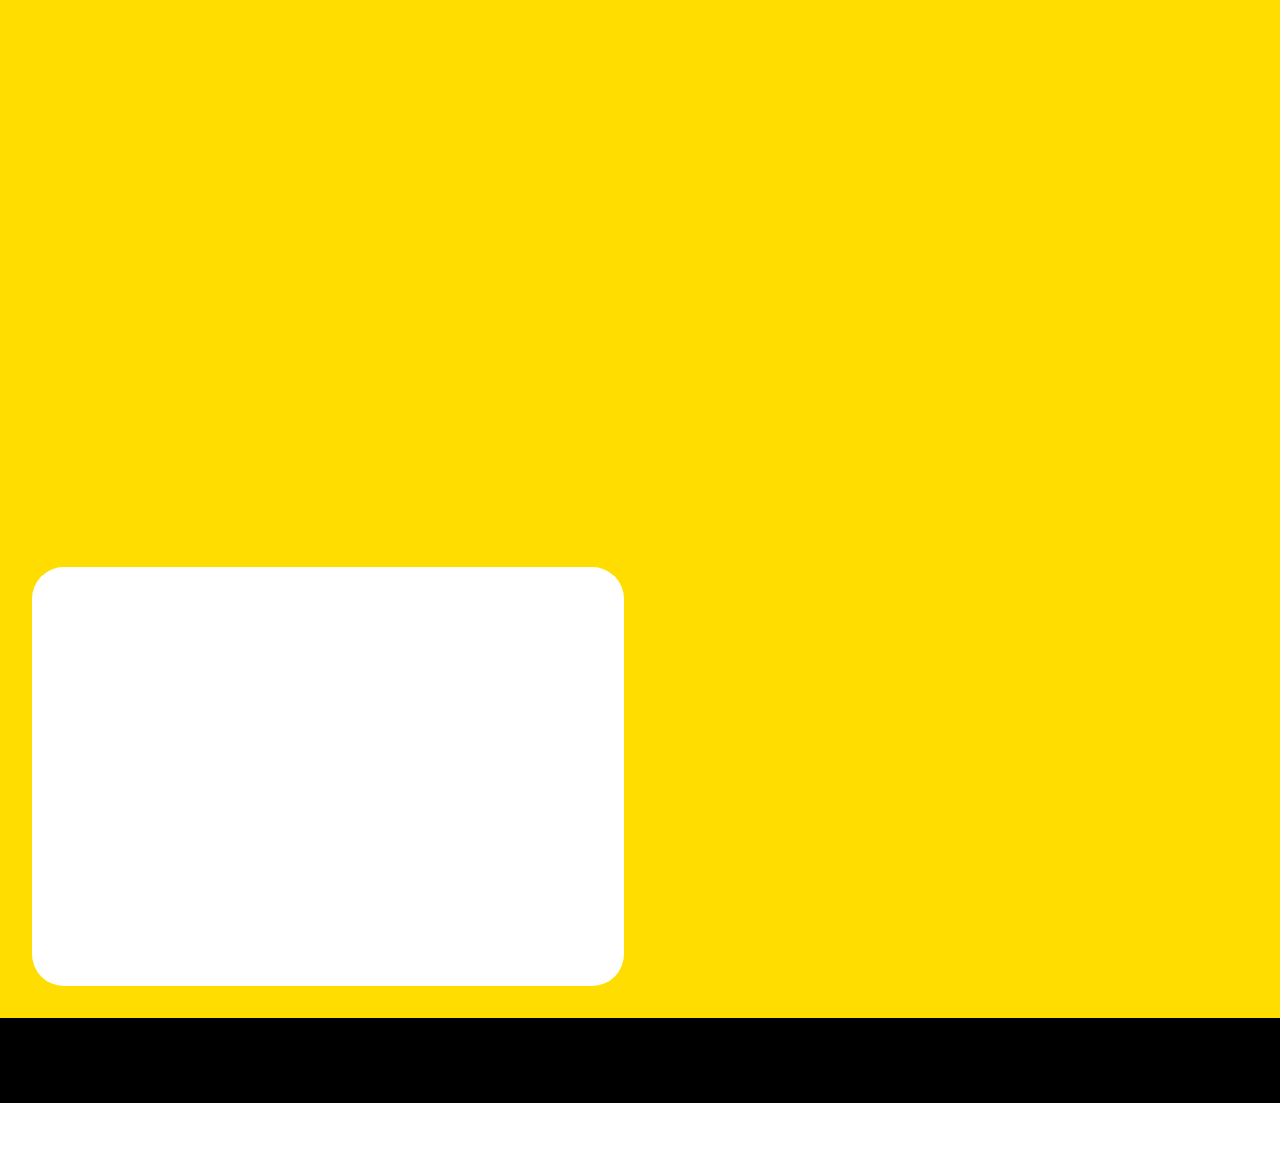
<file: page4.html>
<!DOCTYPE html>
<html  >
<head>
  <!-- Site made with Mobirise Website Builder v5.9.18, https://mobirise.com -->
  <meta charset="UTF-8">
  <meta http-equiv="X-UA-Compatible" content="IE=edge">
  <meta name="generator" content="Mobirise v5.9.18, mobirise.com">
  <meta name="viewport" content="width=device-width, initial-scale=1, minimum-scale=1">
  <link rel="shortcut icon" href="assets/images/depositphotos-162374320-stock-illustration-watch-store-logo-removebg-preview-90x96.png" type="image/x-icon">
  <meta name="description" content="">
  
  
  <title>Best Seller</title>
  <link rel="stylesheet" href="assets/web/assets/mobirise-icons2/mobirise2.css">
  <link rel="stylesheet" href="assets/bootstrap/css/bootstrap.min.css">
  <link rel="stylesheet" href="assets/bootstrap/css/bootstrap-grid.min.css">
  <link rel="stylesheet" href="assets/bootstrap/css/bootstrap-reboot.min.css">
  <link rel="stylesheet" href="assets/animatecss/animate.css">
  <link rel="stylesheet" href="assets/dropdown/css/style.css">
  <link rel="stylesheet" href="assets/theme/css/style.css">
  <link rel="preload" href="https://fonts.googleapis.com/css2?family=Golos+Text:wght@400;700&display=swap&display=swap" as="style" onload="this.onload=null;this.rel='stylesheet'">
  <noscript><link rel="stylesheet" href="https://fonts.googleapis.com/css2?family=Golos+Text:wght@400;700&display=swap&display=swap"></noscript>
  <link rel="preload" as="style" href="assets/mobirise/css/mbr-additional.css?v=Wu05pl"><link rel="stylesheet" href="assets/mobirise/css/mbr-additional.css?v=Wu05pl" type="text/css">

  
  
  
</head>
<body>
  
  <section data-bs-version="5.1" class="menu menu2 cid-uuLlfNFYcF" once="menu" id="menu02-10">
	

	<nav class="navbar navbar-dropdown navbar-fixed-top navbar-expand-lg">
		<div class="container">
			<div class="navbar-brand">
				<span class="navbar-logo">
					<a href="index.html">
						<img src="assets/images/depositphotos-162374320-stock-illustration-watch-store-logo-removebg-preview-90x96.png" alt="Mobirise Website Builder" style="height: 3rem;">
					</a>
				</span>
				<span class="navbar-caption-wrap"><a class="navbar-caption text-black text-primary display-4" href="index.html">RiGun Time Store</a></span>
			</div>
			<button class="navbar-toggler" type="button" data-toggle="collapse" data-bs-toggle="collapse" data-target="#navbarSupportedContent" data-bs-target="#navbarSupportedContent" aria-controls="navbarNavAltMarkup" aria-expanded="false" aria-label="Toggle navigation">
				<div class="hamburger">
					<span></span>
					<span></span>
					<span></span>
					<span></span>
				</div>
			</button>
			<div class="collapse navbar-collapse" id="navbarSupportedContent">
				<ul class="navbar-nav nav-dropdown" data-app-modern-menu="true"><li class="nav-item">
						<a class="nav-link link text-black text-primary display-4" href="index.html" aria-expanded="false">Home</a>
					</li>
					<li class="nav-item dropdown">
						<a class="nav-link link text-black text-primary dropdown-toggle display-4" href="page1.html" aria-expanded="false" data-toggle="dropdown-submenu" data-bs-toggle="dropdown" data-bs-auto-close="outside">About</a><div class="dropdown-menu" aria-labelledby="dropdown-920"><a class="text-black text-primary dropdown-item display-4" href="page1.html">Product</a><a class="text-black text-primary show dropdown-item display-4" href="page4.html">Best seller</a></div>
					</li><li class="nav-item"><a class="nav-link link text-black text-primary display-4" href="page2.html" aria-expanded="false">Costumer Service</a></li></ul>
				<div class="icons-menu">
					<a class="iconfont-wrapper" href="index.html">
						<span class="p-2 mbr-iconfont mobi-mbri-cart-add mobi-mbri"></span>
					</a>
					<a class="iconfont-wrapper" href="index.html#contact-form-3-uuwUijOlg5">
						<span class="p-2 mbr-iconfont mobi-mbri-letter mobi-mbri"></span>
					</a>
					<a class="iconfont-wrapper" href="index.html#contacts02-19">
						<span class="p-2 mbr-iconfont mobi-mbri-map-pin mobi-mbri"></span>
					</a>
					
				</div>
				<div class="navbar-buttons mbr-section-btn"><a class="btn btn-warning display-4" href="page5.html">Contacts</a></div>
			</div>
		</div>
	</nav>
</section>

<section data-bs-version="5.1" class="pricing02 cid-uuLy8Y2DLm" id="pricing2-12">
    
    
    <div class="container-fluid">
        <div class="row justify-content-center">
            <div class="col-12 content-head">
                <div class="mbr-section-head mb-5">
                    <h4 class="mbr-section-title mbr-fonts-style align-center mb-0 display-2"><strong>Best seller</strong></h4>
                    
                    
                </div>
            </div>
        </div>
        <div class="row">
            <div class="item features-image col-12 col-md-6 col-lg-4">
                <div class="item-wrapper">
                    <div class="item-img">
                        <img src="assets/images/721287fb0202f5733851850e1422ee44-473x605.jpg" alt="Mobirise Website Builder">
                    </div>
                    <div class="item-content">
                        <h5 class="item-title mbr-fonts-style display-5">
                            <strong>Rolex Submariner</strong>
                        </h5>
                        <h6 class="item-subtitle mbr-fonts-style display-7">$12,000</h6>
                        <p class="mbr-text mbr-fonts-style display-7">Ikon gaya dan ketahanan, sempurna untuk petualangan bawah laut.</p>
                        <div class="mbr-section-btn item-footer">
                            <a href="" class="btn item-btn btn-primary display-7">Beli Sekarang</a>
                        </div>
                    </div>

                </div>
            </div>
            <div class="item features-image col-12 col-md-6 col-lg-4">
                <div class="item-wrapper">
                    <div class="item-img">
                        <img src="assets/images/1a37fe47921c22970ec74121b0661f8d-474x792.jpg" alt="Mobirise Website Builder">
                    </div>
                    <div class="item-content">
                        <h5 class="item-title mbr-fonts-style display-5">
                            <strong>Omega Speedmaster</strong>
                        </h5>
                        <h6 class="item-subtitle mbr-fonts-style display-7">$8,500</h6>
                        <p class="mbr-text mbr-fonts-style display-7">Jam tangan luar angkasa yang legendaris, untuk para penjelajah sejati.</p>
                        <div class="mbr-section-btn item-footer"><a href="" class="btn item-btn btn-primary display-7">Beli Sekarang</a></div>
                    </div>
                </div>
            </div>
            <div class="item features-image col-12 col-md-6 col-lg-4">
                <div class="item-wrapper">
                    <div class="item-img">
                        <img src="assets/images/a0550f647598caf424bbf398f48dbaa1-474x711.jpg" alt="Mobirise Website Builder">
                    </div>
                    <div class="item-content">
                        <h5 class="item-title mbr-fonts-style display-5">
                            <strong>Tag Heuer Carrera</strong>
                        </h5>
                        <h6 class="item-subtitle mbr-fonts-style display-7">$5,500</h6>
                        <p class="mbr-text mbr-fonts-style display-7">Kecepatan dan presisi dalam satu paket yang menawan.</p>
                        <div class="mbr-section-btn item-footer">
                            <a href="" class="btn item-btn btn-primary display-7">Beli Sekarang</a>
                        </div>
                    </div>
                </div>
            </div>
            <div class="item features-image col-12 col-md-6 col-lg-4">
                <div class="item-wrapper">
                    <div class="item-img">
                        <img src="assets/images/1e26e849516bc3e60f3c7eeeb5b1306e-474x744.jpg" alt="">
                    </div>
                    <div class="item-content">
                        <h5 class="item-title mbr-fonts-style display-5">
                            <strong>Breitling Navitimer</strong>
                        </h5>
                        <h6 class="item-subtitle mbr-fonts-style display-7">$7,000</h6>
                        <p class="mbr-text mbr-fonts-style display-7">Jam tangan pilot yang menggabungkan fungsi dan gaya.</p>
                        <div class="mbr-section-btn item-footer">
                            <a href="" class="btn item-btn btn-primary display-7">Beli Sekarang</a>
                        </div>
                    </div>
                </div>
            </div>
            <div class="item features-image col-12 col-md-6 col-lg-4">
                <div class="item-wrapper">
                    <div class="item-img">
                        <img src="assets/images/ae5ecb4d4a2b6544ff8bbcda2eef3fdc-473x606.jpg" alt="">
                    </div>
                    <div class="item-content">
                        <h5 class="item-title mbr-fonts-style display-5">
                            <strong>Patek Philippe Nautilus</strong>
                        </h5>
                        <h6 class="item-subtitle mbr-fonts-style display-7">$30,000</h6>
                        <p class="mbr-text mbr-fonts-style display-7">Kemewahan yang tak tertandingi, untuk kolektor sejati.</p>
                        <div class="mbr-section-btn item-footer">
                            <a href="" class="btn item-btn btn-primary display-7">Beli Sekarang</a>
                        </div>
                    </div>
                </div>
            </div>
            <div class="item features-image col-12 col-md-6 col-lg-4">
                <div class="item-wrapper">
                    <div class="item-img">
                        <img src="assets/images/43c2ae74344414eaeb24681527a6b9cf-474x474.jpg" alt="">
                    </div>
                    <div class="item-content">
                        <h5 class="item-title mbr-fonts-style display-5">
                            <strong>IWC Portugieser</strong>
                        </h5>
                        <h6 class="item-subtitle mbr-fonts-style display-7">$9,000</h6>
                        <p class="mbr-text mbr-fonts-style display-7">Desain klasik dengan teknologi modern, untuk setiap kesempatan.</p>
                        <div class="mbr-section-btn item-footer">
                            <a href="" class="btn item-btn btn-primary display-7">Beli Sekarang</a>
                        </div>
                    </div>
                </div>
            </div>
        </div>
    </div>
</section>

<section data-bs-version="5.1" class="contacts02 map1 cid-uwgVrgSxz0" id="contacts02-1b">

    

    
    <div class="container">
        <div class="row justify-content-center">
            <div class="col-12 content-head">
                <div class="mbr-section-head mb-5">
                    <h3 class="mbr-section-title mbr-fonts-style align-center mb-0 display-2">
                        <strong>Contacts</strong>
                    </h3>
                    
                </div>
            </div>
        </div>
        <div class="row justify-content-center">
            <div class="card col-12 col-md-12 col-lg-6">
                <div class="card-wrapper">
                    <div class="text-wrapper">
                        <h5 class="cardTitle mbr-fonts-style mb-2 display-5">
                            <strong>Contact Us</strong>
                        </h5>
                        <ul class="list mbr-fonts-style display-7">
                            <li class="mbr-text item-wrap"><span style="font-size: calc(1.14rem + 0.26 * ((100vw - 62rem) / 25));">WhatsApp:&nbsp;</span><a href="https://wa.me/081993371188" class="text-primary" style="font-size: calc(1.14rem + 0.26 * ((100vw - 62rem) / 25));">+62 819-9337-1188</a></li>
                            <li class="mbr-text item-wrap">Email:&nbsp;<a href="mailto:agungarif1806@gmail.com" class="text-primary" style="font-size: calc(1.14rem + 0.26 * ((100vw - 62rem) / 25));">riguntimestore@gmail.com</a></li>
                            <li class="mbr-text item-wrap">Alamat: </li><li class="mbr-text item-wrap">Jl. Laksda Adisucipto km 6,3 Depok, Sleman, Yogyakarta</li><li class="mbr-text item-wrap">Jam Kerja: </li><li class="mbr-text item-wrap">Senin-Jumat: 09.00-21.00</li><li class="mbr-text item-wrap">Sabtu-Minggu: 09.00-19.00</li><li class="mbr-text item-wrap">
</li>
                        </ul>
                    </div>
                </div>
            </div>
            <div class="map-wrapper col-md-12 col-lg-6">
                <div class="google-map"><iframe frameborder="0" style="border:0" src="https://www.google.com/maps/embed/v1/place?key=AIzaSyAtXm0x23nRCgazjDV2Kl3GTHRP411ougQ&amp;q=unriyo" allowfullscreen=""></iframe></div>
            </div>
        </div>
    </div>
</section>

<section data-bs-version="5.1" class="footer2 cid-uuwUijPNa5" once="footers" id="footer02-z">
    

    
    

    <div class="container">
        <div class="row">
            <div class="col-12 col-lg-6 center mt-2 mb-3">
                <p class="mbr-fonts-style copyright mb-0 display-7">© 2024 RiGun Time Store-Semua Hak Dilindungi.</p>
            </div>
            <div class="col-12 col-lg-6 center">
                <div class="row-links mt-2 mb-3">
                    <ul class="row-links-soc">
                        
                        
                        
                        
                    <li class="row-links-soc-item mbr-fonts-style display-7">
                            <a href="#" class="text-white">Privasi</a>
                        </li><li class="row-links-soc-item mbr-fonts-style display-7">
                            <a href="#" class="text-white">Syarat</a>
                        </li><li class="row-links-soc-item mbr-fonts-style display-7">
                            <a href="#" class="text-white">Bantuan</a>
                        </li><li class="row-links-soc-item mbr-fonts-style display-7">
                            <a href="#" class="text-white">Kontak</a>
                        </li></ul>
                </div>
            </div>
        </div>
    </div>
</section><section class="display-7" style="padding: 0;align-items: center;justify-content: center;flex-wrap: wrap;    align-content: center;display: flex;position: relative;height: 4rem;"><a href="https://mobiri.se/3147434" style="flex: 1 1;height: 4rem;position: absolute;width: 100%;z-index: 1;"><img alt="" style="height: 4rem;" src="[data-uri]"></a><p style="margin: 0;text-align: center;" class="display-7">&#8204;</p><a style="z-index:1" href="https://mobirise.com/drag-drop-website-builder.html">Drag and Drop Website Builder</a></section><script src="assets/bootstrap/js/bootstrap.bundle.min.js"></script>  <script src="assets/smoothscroll/smooth-scroll.js"></script>  <script src="assets/ytplayer/index.js"></script>  <script src="assets/dropdown/js/navbar-dropdown.js"></script>  <script src="assets/theme/js/script.js"></script>  
  
  
 <div id="scrollToTop" class="scrollToTop mbr-arrow-up"><a style="text-align: center;"><i class="mbr-arrow-up-icon mbr-arrow-up-icon-cm cm-icon cm-icon-smallarrow-up"></i></a></div>
    <input name="animation" type="hidden">
  </body>
</html>
</file>
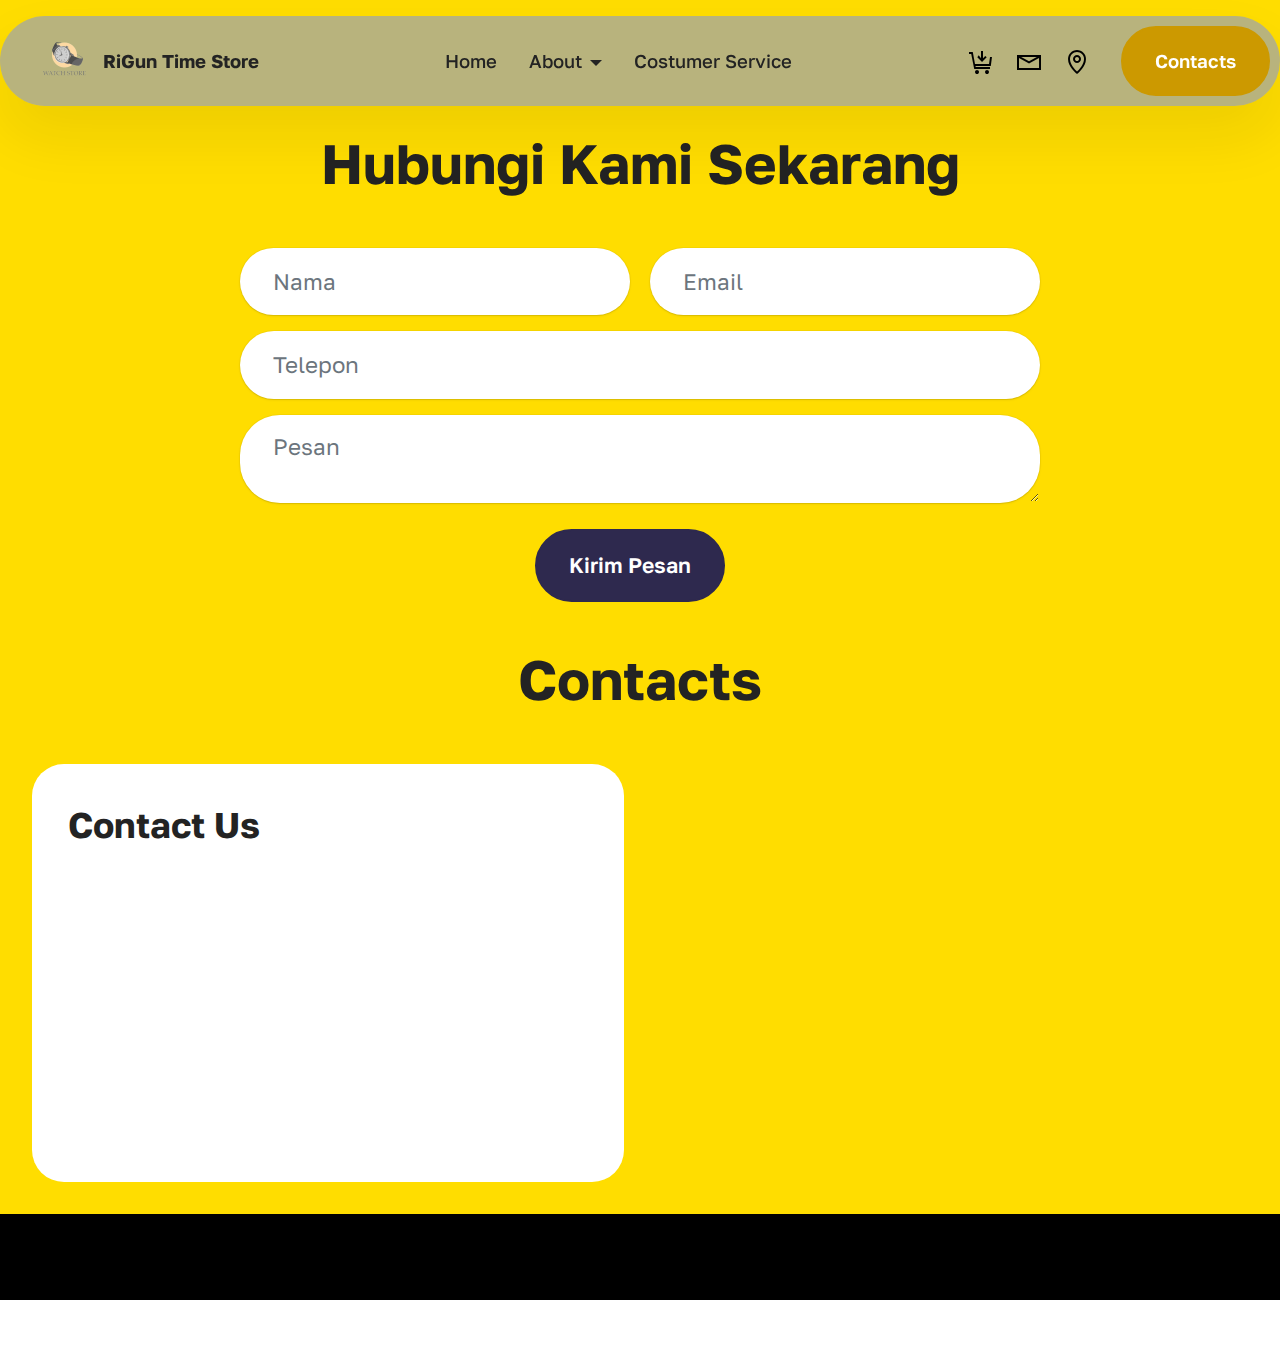
<file: page5.html>
<!DOCTYPE html>
<html  >
<head>
  <!-- Site made with Mobirise Website Builder v5.9.18, https://mobirise.com -->
  <meta charset="UTF-8">
  <meta http-equiv="X-UA-Compatible" content="IE=edge">
  <meta name="generator" content="Mobirise v5.9.18, mobirise.com">
  <meta name="viewport" content="width=device-width, initial-scale=1, minimum-scale=1">
  <link rel="shortcut icon" href="assets/images/depositphotos-162374320-stock-illustration-watch-store-logo-removebg-preview-90x96.png" type="image/x-icon">
  <meta name="description" content="">
  
  
  <title>Contact</title>
  <link rel="stylesheet" href="assets/web/assets/mobirise-icons2/mobirise2.css">
  <link rel="stylesheet" href="assets/bootstrap/css/bootstrap.min.css">
  <link rel="stylesheet" href="assets/bootstrap/css/bootstrap-grid.min.css">
  <link rel="stylesheet" href="assets/bootstrap/css/bootstrap-reboot.min.css">
  <link rel="stylesheet" href="assets/animatecss/animate.css">
  <link rel="stylesheet" href="assets/dropdown/css/style.css">
  <link rel="stylesheet" href="assets/theme/css/style.css">
  <link rel="preload" href="https://fonts.googleapis.com/css2?family=Golos+Text:wght@400;700&display=swap&display=swap" as="style" onload="this.onload=null;this.rel='stylesheet'">
  <noscript><link rel="stylesheet" href="https://fonts.googleapis.com/css2?family=Golos+Text:wght@400;700&display=swap&display=swap"></noscript>
  <link rel="preload" as="style" href="assets/mobirise/css/mbr-additional.css?v=CKJ9di"><link rel="stylesheet" href="assets/mobirise/css/mbr-additional.css?v=CKJ9di" type="text/css">

  
  
  
</head>
<body>
  
  <section data-bs-version="5.1" class="menu menu2 cid-uuLlfNFYcF" once="menu" id="menu02-15">
	

	<nav class="navbar navbar-dropdown navbar-fixed-top navbar-expand-lg">
		<div class="container">
			<div class="navbar-brand">
				<span class="navbar-logo">
					<a href="index.html">
						<img src="assets/images/depositphotos-162374320-stock-illustration-watch-store-logo-removebg-preview-90x96.png" alt="Mobirise Website Builder" style="height: 3rem;">
					</a>
				</span>
				<span class="navbar-caption-wrap"><a class="navbar-caption text-black text-primary display-4" href="index.html">RiGun Time Store</a></span>
			</div>
			<button class="navbar-toggler" type="button" data-toggle="collapse" data-bs-toggle="collapse" data-target="#navbarSupportedContent" data-bs-target="#navbarSupportedContent" aria-controls="navbarNavAltMarkup" aria-expanded="false" aria-label="Toggle navigation">
				<div class="hamburger">
					<span></span>
					<span></span>
					<span></span>
					<span></span>
				</div>
			</button>
			<div class="collapse navbar-collapse" id="navbarSupportedContent">
				<ul class="navbar-nav nav-dropdown" data-app-modern-menu="true"><li class="nav-item">
						<a class="nav-link link text-black text-primary display-4" href="index.html" aria-expanded="false">Home</a>
					</li>
					<li class="nav-item dropdown">
						<a class="nav-link link text-black text-primary dropdown-toggle display-4" href="page1.html" aria-expanded="false" data-toggle="dropdown-submenu" data-bs-toggle="dropdown" data-bs-auto-close="outside">About</a><div class="dropdown-menu" aria-labelledby="dropdown-920"><a class="text-black text-primary dropdown-item display-4" href="page1.html">Product</a><a class="text-black text-primary show dropdown-item display-4" href="page4.html">Best seller</a></div>
					</li><li class="nav-item"><a class="nav-link link text-black text-primary display-4" href="page2.html" aria-expanded="false">Costumer Service</a></li></ul>
				<div class="icons-menu">
					<a class="iconfont-wrapper" href="index.html">
						<span class="p-2 mbr-iconfont mobi-mbri-cart-add mobi-mbri"></span>
					</a>
					<a class="iconfont-wrapper" href="index.html#contact-form-3-uuwUijOlg5">
						<span class="p-2 mbr-iconfont mobi-mbri-letter mobi-mbri"></span>
					</a>
					<a class="iconfont-wrapper" href="index.html#contacts02-19">
						<span class="p-2 mbr-iconfont mobi-mbri-map-pin mobi-mbri"></span>
					</a>
					
				</div>
				<div class="navbar-buttons mbr-section-btn"><a class="btn btn-warning display-4" href="page5.html">Contacts</a></div>
			</div>
		</div>
	</nav>
</section>

<section data-bs-version="5.1" class="form5 cid-uvw2T8MBYb" id="form02-17">
    
    
    <div class="container">
        <div class="row justify-content-center">
            <div class="col-12 content-head">
                <div class="mbr-section-head mb-5">
                    <h3 class="mbr-section-title mbr-fonts-style align-center mb-0 display-2">
                        <strong>Hubungi Kami Sekarang</strong>
                    </h3>
                    
                </div>
            </div>
        </div>
        <div class="row justify-content-center">
            <div class="col-lg-8 mx-auto mbr-form" data-form-type="formoid">
                <form action="https://mobirise.eu/" method="POST" class="mbr-form form-with-styler" data-form-title="Form Name"><input type="hidden" name="email" data-form-email="true" value="kCa43JiQfl0LGwFpBd3b9w5Y9FziQ8A7z5uGNOgxK9KzAiKEEafJDU3uh40pz02JhWANdnhjXgmGZ6sLhuTNattTCuV+DZWG0/d8Zqs0iB82xwfM+FB+95m+g6sh2zyu">
                    <div class="row">
                        <div hidden="hidden" data-form-alert="" class="alert alert-success col-12">Thanks for filling out the form!</div>
                        <div hidden="hidden" data-form-alert-danger="" class="alert alert-danger col-12">
                            Oops...! some problem!
                        </div>
                    </div>
                    <div class="dragArea row">
                        <div class="col-md col-sm-12 form-group mb-3" data-for="name">
                            <input type="text" name="name" placeholder="Nama" data-form-field="name" class="form-control" value="" id="name-form02-17">
                        </div>
                        <div class="col-md col-sm-12 form-group mb-3" data-for="email">
                            <input type="email" name="email" placeholder="Email" data-form-field="email" class="form-control" value="" id="email-form02-17">
                        </div>
                        <div class="col-12 form-group mb-3 mb-3" data-for="url">
                            <input type="url" name="url" placeholder="Telepon" data-form-field="url" class="form-control" value="" id="url-form02-17">
                        </div>
                        <div class="col-12 form-group mb-3" data-for="textarea">
                            <textarea name="textarea" placeholder="Pesan" data-form-field="textarea" class="form-control" id="textarea-form02-17"></textarea>
                        </div>
                        <div class="col-lg-12 col-md-12 col-sm-12 align-center mbr-section-btn">
                            <button type="submit" class="btn btn-primary display-7">Kirim Pesan</button>
                        </div>
                    </div>
                </form>
            </div>
        </div>
    </div>
</section>

<section data-bs-version="5.1" class="contacts02 map1 cid-uwgVnIeS9p" id="contacts02-1a">

    

    
    <div class="container">
        <div class="row justify-content-center">
            <div class="col-12 content-head">
                <div class="mbr-section-head mb-5">
                    <h3 class="mbr-section-title mbr-fonts-style align-center mb-0 display-2">
                        <strong>Contacts</strong>
                    </h3>
                    
                </div>
            </div>
        </div>
        <div class="row justify-content-center">
            <div class="card col-12 col-md-12 col-lg-6">
                <div class="card-wrapper">
                    <div class="text-wrapper">
                        <h5 class="cardTitle mbr-fonts-style mb-2 display-5">
                            <strong>Contact Us</strong>
                        </h5>
                        <ul class="list mbr-fonts-style display-7">
                            <li class="mbr-text item-wrap"><span style="font-size: calc(1.14rem + 0.26 * ((100vw - 62rem) / 25));">WhatsApp:&nbsp;</span><a href="https://wa.me/081993371188" class="text-primary" style="font-size: calc(1.14rem + 0.26 * ((100vw - 62rem) / 25));">+62 819-9337-1188</a></li>
                            <li class="mbr-text item-wrap">Email:&nbsp;<a href="mailto:agungarif1806@gmail.com" class="text-primary" style="font-size: calc(1.14rem + 0.26 * ((100vw - 62rem) / 25));">riguntimestore@gmail.com</a></li>
                            <li class="mbr-text item-wrap">Alamat: </li><li class="mbr-text item-wrap">Jl. Laksda Adisucipto km 6,3 Depok, Sleman, Yogyakarta</li><li class="mbr-text item-wrap">Jam Kerja: </li><li class="mbr-text item-wrap">Senin-Jumat: 09.00-21.00</li><li class="mbr-text item-wrap">Sabtu-Minggu: 09.00-19.00</li><li class="mbr-text item-wrap">
</li>
                        </ul>
                    </div>
                </div>
            </div>
            <div class="map-wrapper col-md-12 col-lg-6">
                <div class="google-map"><iframe frameborder="0" style="border:0" src="https://www.google.com/maps/embed/v1/place?key=AIzaSyB7QWkvlxV39ZsyKvhZRjPGVqlJFvxxNkw&amp;q=unriyo" allowfullscreen=""></iframe></div>
            </div>
        </div>
    </div>
</section>

<section data-bs-version="5.1" class="footer2 cid-uuLwtL4QGV" once="footers" id="footer02-16">
    

    
    

    <div class="container">
        <div class="row">
            <div class="col-12 col-lg-6 center mt-2 mb-3">
                <p class="mbr-fonts-style copyright mb-0 display-7">© 2024 RiGun Time Store-Semua Hak Dilindungi.</p>
            </div>
            <div class="col-12 col-lg-6 center">
                <div class="row-links mt-2 mb-3">
                    <ul class="row-links-soc">
                        
                        
                        
                        
                    <li class="row-links-soc-item mbr-fonts-style display-7">
                            <a href="#" class="text-white">Privasi</a>
                        </li><li class="row-links-soc-item mbr-fonts-style display-7">
                            <a href="#" class="text-white">Syarat</a>
                        </li><li class="row-links-soc-item mbr-fonts-style display-7">
                            <a href="#" class="text-white">Bantuan</a>
                        </li><li class="row-links-soc-item mbr-fonts-style display-7">
                            <a href="#" class="text-white">Kontak</a>
                        </li></ul>
                </div>
            </div>
        </div>
    </div>
</section><section class="display-7" style="padding: 0;align-items: center;justify-content: center;flex-wrap: wrap;    align-content: center;display: flex;position: relative;height: 4rem;"><a href="https://mobiri.se/3147434" style="flex: 1 1;height: 4rem;position: absolute;width: 100%;z-index: 1;"><img alt="" style="height: 4rem;" src="[data-uri]"></a><p style="margin: 0;text-align: center;" class="display-7">&#8204;</p><a style="z-index:1" href="https://mobirise.com/offline-website-builder.html">Offline Website Builder</a></section><script src="assets/bootstrap/js/bootstrap.bundle.min.js"></script>  <script src="assets/smoothscroll/smooth-scroll.js"></script>  <script src="assets/ytplayer/index.js"></script>  <script src="assets/dropdown/js/navbar-dropdown.js"></script>  <script src="assets/theme/js/script.js"></script>  <script src="assets/formoid/formoid.min.js"></script>  
  
  
 <div id="scrollToTop" class="scrollToTop mbr-arrow-up"><a style="text-align: center;"><i class="mbr-arrow-up-icon mbr-arrow-up-icon-cm cm-icon cm-icon-smallarrow-up"></i></a></div>
    <input name="animation" type="hidden">
  </body>
</html>
</file>
<file: assets/web/assets/mobirise-icons2/mobirise2.css>
@font-face {
  font-family: 'Moririse2';
  font-display: swap;
  src:  url('mobirise2.eot?f2bix4');
  src:  url('mobirise2.eot?f2bix4#iefix') format('embedded-opentype'),
    url('mobirise2.ttf?f2bix4') format('truetype'),
    url('mobirise2.woff?f2bix4') format('woff'),
    url('mobirise2.svg?f2bix4#mobirise2') format('svg');
  font-weight: normal;
  font-style: normal;
}

[class^="mobi-"], [class*=" mobi-"] {
  /* use !important to prevent issues with browser extensions that change fonts */
  font-family: 'Moririse2' !important;
  speak: none;
  font-style: normal;
  font-weight: normal;
  font-variant: normal;
  text-transform: none;
  line-height: 1;

  /* Better Font Rendering =========== */
  -webkit-font-smoothing: antialiased;
  -moz-osx-font-smoothing: grayscale;
}

.mobi-mbri-add-submenu:before {
  content: "\e900";
}
.mobi-mbri-alert:before {
  content: "\e901";
}
.mobi-mbri-align-center:before {
  content: "\e902";
}
.mobi-mbri-align-justify:before {
  content: "\e903";
}
.mobi-mbri-align-left:before {
  content: "\e904";
}
.mobi-mbri-align-right:before {
  content: "\e905";
}
.mobi-mbri-android:before {
  content: "\e906";
}
.mobi-mbri-apple:before {
  content: "\e907";
}
.mobi-mbri-arrow-down:before {
  content: "\e908";
}
.mobi-mbri-arrow-next:before {
  content: "\e909";
}
.mobi-mbri-arrow-prev:before {
  content: "\e90a";
}
.mobi-mbri-arrow-up:before {
  content: "\e90b";
}
.mobi-mbri-bold:before {
  content: "\e90c";
}
.mobi-mbri-bookmark:before {
  content: "\e90d";
}
.mobi-mbri-bootstrap:before {
  content: "\e90e";
}
.mobi-mbri-briefcase:before {
  content: "\e90f";
}
.mobi-mbri-browse:before {
  content: "\e910";
}
.mobi-mbri-bulleted-list:before {
  content: "\e911";
}
.mobi-mbri-calendar:before {
  content: "\e912";
}
.mobi-mbri-camera:before {
  content: "\e913";
}
.mobi-mbri-cart-add:before {
  content: "\e914";
}
.mobi-mbri-cart-full:before {
  content: "\e915";
}
.mobi-mbri-cash:before {
  content: "\e916";
}
.mobi-mbri-change-style:before {
  content: "\e917";
}
.mobi-mbri-chat:before {
  content: "\e918";
}
.mobi-mbri-clock:before {
  content: "\e919";
}
.mobi-mbri-close:before {
  content: "\e91a";
}
.mobi-mbri-cloud:before {
  content: "\e91b";
}
.mobi-mbri-code:before {
  content: "\e91c";
}
.mobi-mbri-contact-form:before {
  content: "\e91d";
}
.mobi-mbri-credit-card:before {
  content: "\e91e";
}
.mobi-mbri-cursor-click:before {
  content: "\e91f";
}
.mobi-mbri-cust-feedback:before {
  content: "\e920";
}
.mobi-mbri-database:before {
  content: "\e921";
}
.mobi-mbri-delivery:before {
  content: "\e922";
}
.mobi-mbri-desktop:before {
  content: "\e923";
}
.mobi-mbri-devices:before {
  content: "\e924";
}
.mobi-mbri-down:before {
  content: "\e925";
}
.mobi-mbri-download-2:before {
  content: "\e926";
}
.mobi-mbri-download:before {
  content: "\e927";
}
.mobi-mbri-drag-n-drop-2:before {
  content: "\e928";
}
.mobi-mbri-drag-n-drop:before {
  content: "\e929";
}
.mobi-mbri-edit-2:before {
  content: "\e92a";
}
.mobi-mbri-edit:before {
  content: "\e92b";
}
.mobi-mbri-error:before {
  content: "\e92c";
}
.mobi-mbri-extension:before {
  content: "\e92d";
}
.mobi-mbri-features:before {
  content: "\e92e";
}
.mobi-mbri-file:before {
  content: "\e92f";
}
.mobi-mbri-flag:before {
  content: "\e930";
}
.mobi-mbri-folder:before {
  content: "\e931";
}
.mobi-mbri-gift:before {
  content: "\e932";
}
.mobi-mbri-github:before {
  content: "\e933";
}
.mobi-mbri-globe-2:before {
  content: "\e934";
}
.mobi-mbri-globe:before {
  content: "\e935";
}
.mobi-mbri-growing-chart:before {
  content: "\e936";
}
.mobi-mbri-hearth:before {
  content: "\e937";
}
.mobi-mbri-help:before {
  content: "\e938";
}
.mobi-mbri-home:before {
  content: "\e939";
}
.mobi-mbri-hot-cup:before {
  content: "\e93a";
}
.mobi-mbri-idea:before {
  content: "\e93b";
}
.mobi-mbri-image-gallery:before {
  content: "\e93c";
}
.mobi-mbri-image-slider:before {
  content: "\e93d";
}
.mobi-mbri-info:before {
  content: "\e93e";
}
.mobi-mbri-italic:before {
  content: "\e93f";
}
.mobi-mbri-key:before {
  content: "\e940";
}
.mobi-mbri-laptop:before {
  content: "\e941";
}
.mobi-mbri-layers:before {
  content: "\e942";
}
.mobi-mbri-left-right:before {
  content: "\e943";
}
.mobi-mbri-left:before {
  content: "\e944";
}
.mobi-mbri-letter:before {
  content: "\e945";
}
.mobi-mbri-like:before {
  content: "\e946";
}
.mobi-mbri-link:before {
  content: "\e947";
}
.mobi-mbri-lock:before {
  content: "\e948";
}
.mobi-mbri-login:before {
  content: "\e949";
}
.mobi-mbri-logout:before {
  content: "\e94a";
}
.mobi-mbri-magic-stick:before {
  content: "\e94b";
}
.mobi-mbri-map-pin:before {
  content: "\e94c";
}
.mobi-mbri-menu:before {
  content: "\e94d";
}
.mobi-mbri-mobile-2:before {
  content: "\e94e";
}
.mobi-mbri-mobile-horizontal:before {
  content: "\e94f";
}
.mobi-mbri-mobile:before {
  content: "\e950";
}
.mobi-mbri-mobirise:before {
  content: "\e951";
}
.mobi-mbri-more-horizontal:before {
  content: "\e952";
}
.mobi-mbri-more-vertical:before {
  content: "\e953";
}
.mobi-mbri-music:before {
  content: "\e954";
}
.mobi-mbri-new-file:before {
  content: "\e955";
}
.mobi-mbri-numbered-list:before {
  content: "\e956";
}
.mobi-mbri-opened-folder:before {
  content: "\e957";
}
.mobi-mbri-pages:before {
  content: "\e958";
}
.mobi-mbri-paper-plane:before {
  content: "\e959";
}
.mobi-mbri-paperclip:before {
  content: "\e95a";
}
.mobi-mbri-phone:before {
  content: "\e95b";
}
.mobi-mbri-photo:before {
  content: "\e95c";
}
.mobi-mbri-photos:before {
  content: "\e95d";
}
.mobi-mbri-pin:before {
  content: "\e95e";
}
.mobi-mbri-play:before {
  content: "\e95f";
}
.mobi-mbri-plus:before {
  content: "\e960";
}
.mobi-mbri-preview:before {
  content: "\e961";
}
.mobi-mbri-print:before {
  content: "\e962";
}
.mobi-mbri-protect:before {
  content: "\e963";
}
.mobi-mbri-question:before {
  content: "\e964";
}
.mobi-mbri-quote-left:before {
  content: "\e965";
}
.mobi-mbri-quote-right:before {
  content: "\e966";
}
.mobi-mbri-redo:before {
  content: "\e967";
}
.mobi-mbri-refresh:before {
  content: "\e968";
}
.mobi-mbri-responsive-2:before {
  content: "\e969";
}
.mobi-mbri-responsive:before {
  content: "\e96a";
}
.mobi-mbri-right:before {
  content: "\e96b";
}
.mobi-mbri-rocket:before {
  content: "\e96c";
}
.mobi-mbri-sad-face:before {
  content: "\e96d";
}
.mobi-mbri-sale:before {
  content: "\e96e";
}
.mobi-mbri-save:before {
  content: "\e96f";
}
.mobi-mbri-search:before {
  content: "\e970";
}
.mobi-mbri-setting-2:before {
  content: "\e971";
}
.mobi-mbri-setting-3:before {
  content: "\e972";
}
.mobi-mbri-setting:before {
  content: "\e973";
}
.mobi-mbri-share:before {
  content: "\e974";
}
.mobi-mbri-shopping-bag:before {
  content: "\e975";
}
.mobi-mbri-shopping-basket:before {
  content: "\e976";
}
.mobi-mbri-shopping-cart:before {
  content: "\e977";
}
.mobi-mbri-sites:before {
  content: "\e978";
}
.mobi-mbri-smile-face:before {
  content: "\e979";
}
.mobi-mbri-speed:before {
  content: "\e97a";
}
.mobi-mbri-star:before {
  content: "\e97b";
}
.mobi-mbri-success:before {
  content: "\e97c";
}
.mobi-mbri-sun:before {
  content: "\e97d";
}
.mobi-mbri-sun2:before {
  content: "\e97e";
}
.mobi-mbri-tablet-vertical:before {
  content: "\e97f";
}
.mobi-mbri-tablet:before {
  content: "\e980";
}
.mobi-mbri-target:before {
  content: "\e981";
}
.mobi-mbri-timer:before {
  content: "\e982";
}
.mobi-mbri-to-ftp:before {
  content: "\e983";
}
.mobi-mbri-to-local-drive:before {
  content: "\e984";
}
.mobi-mbri-touch-swipe:before {
  content: "\e985";
}
.mobi-mbri-touch:before {
  content: "\e986";
}
.mobi-mbri-trash:before {
  content: "\e987";
}
.mobi-mbri-underline:before {
  content: "\e988";
}
.mobi-mbri-undo:before {
  content: "\e989";
}
.mobi-mbri-unlink:before {
  content: "\e98a";
}
.mobi-mbri-unlock:before {
  content: "\e98b";
}
.mobi-mbri-up-down:before {
  content: "\e98c";
}
.mobi-mbri-up:before {
  content: "\e98d";
}
.mobi-mbri-update:before {
  content: "\e98e";
}
.mobi-mbri-upload-2:before {
  content: "\e98f";
}
.mobi-mbri-upload:before {
  content: "\e990";
}
.mobi-mbri-user-2:before {
  content: "\e991";
}
.mobi-mbri-user:before {
  content: "\e992";
}
.mobi-mbri-users:before {
  content: "\e993";
}
.mobi-mbri-video-play:before {
  content: "\e994";
}
.mobi-mbri-video:before {
  content: "\e995";
}
.mobi-mbri-watch:before {
  content: "\e996";
}
.mobi-mbri-website-theme-2:before {
  content: "\e997";
}
.mobi-mbri-website-theme:before {
  content: "\e998";
}
.mobi-mbri-wifi:before {
  content: "\e999";
}
.mobi-mbri-windows:before {
  content: "\e99a";
}
.mobi-mbri-zoom-in:before {
  content: "\e99b";
}
.mobi-mbri-zoom-out:before {
  content: "\e99c";
}
</file>
<file: assets/parallax/jarallax.css>
.jarallax {
    position: relative;
    z-index: 0;
}
.jarallax > .jarallax-img {
    position: absolute;
    object-fit: cover;
    /* support for plugin https://github.com/bfred-it/object-fit-images */
    font-family: 'object-fit: cover;';
    top: 0;
    left: 0;
    width: 100%;
    height: 100%;
    z-index: -1;
}
</file>
<file: assets/dropdown/css/style.css>
.navbar-dropdown {
  left: 0;
  padding: 0;
  position: absolute;
  right: 0;
  top: 0;
  transition: all 0.45s ease;
  z-index: 1030;
  background: #282828; }
  .navbar-dropdown .navbar-logo {
    margin-right: 0.8rem;
    transition: margin 0.3s ease-in-out;
    vertical-align: middle; }
    .navbar-dropdown .navbar-logo img {
      height: 3.125rem;
      transition: all 0.3s ease-in-out; }
    .navbar-dropdown .navbar-logo.mbr-iconfont {
      font-size: 3.125rem;
      line-height: 3.125rem; }
  .navbar-dropdown .navbar-caption {
    font-weight: 700;
    white-space: normal;
    vertical-align: -4px;
    line-height: 3.125rem !important; }
    .navbar-dropdown .navbar-caption, .navbar-dropdown .navbar-caption:hover {
      color: inherit;
      text-decoration: none; }
  .navbar-dropdown .mbr-iconfont + .navbar-caption {
    vertical-align: -1px; }
  .navbar-dropdown.navbar-fixed-top {
    position: fixed; }
  .navbar-dropdown .navbar-brand span {
    vertical-align: -4px; }
  .navbar-dropdown.bg-color.transparent {
    background: none; }
  .navbar-dropdown.navbar-short .navbar-brand {
    padding: 0.625rem 0; }
    .navbar-dropdown.navbar-short .navbar-brand span {
      vertical-align: -1px; }
  .navbar-dropdown.navbar-short .navbar-caption {
    line-height: 2.375rem !important;
    vertical-align: -2px; }
  .navbar-dropdown.navbar-short .navbar-logo {
    margin-right: 0.5rem; }
    .navbar-dropdown.navbar-short .navbar-logo img {
      height: 2.375rem; }
    .navbar-dropdown.navbar-short .navbar-logo.mbr-iconfont {
      font-size: 2.375rem;
      line-height: 2.375rem; }
  .navbar-dropdown.navbar-short .mbr-table-cell {
    height: 3.625rem; }
  .navbar-dropdown .navbar-close {
    left: 0.6875rem;
    position: fixed;
    top: 0.75rem;
    z-index: 1000; }
  .navbar-dropdown .hamburger-icon {
    content: "";
    display: inline-block;
    vertical-align: middle;
    width: 16px;
    -webkit-box-shadow: 0 -6px 0 1px #282828,0 0 0 1px #282828,0 6px 0 1px #282828;
    -moz-box-shadow: 0 -6px 0 1px #282828,0 0 0 1px #282828,0 6px 0 1px #282828;
    box-shadow: 0 -6px 0 1px #282828,0 0 0 1px #282828,0 6px 0 1px #282828; }

.dropdown-menu .dropdown-toggle[data-toggle="dropdown-submenu"]::after {
  border-bottom: 0.35em solid transparent;
  border-left: 0.35em solid;
  border-right: 0;
  border-top: 0.35em solid transparent;
  margin-left: 0.3rem; }

.dropdown-menu .dropdown-item:focus {
  outline: 0; }

.nav-dropdown {
  font-size: 0.75rem;
  font-weight: 500;
  height: auto !important; }
  .nav-dropdown .nav-btn {
    padding-left: 1rem; }
  .nav-dropdown .link {
    margin: .667em 1.667em;
    font-weight: 500;
    padding: 0;
    transition: color .2s ease-in-out; }
    .nav-dropdown .link.dropdown-toggle {
      margin-right: 2.583em; }
      .nav-dropdown .link.dropdown-toggle::after {
        margin-left: .25rem;
        border-top: 0.35em solid;
        border-right: 0.35em solid transparent;
        border-left: 0.35em solid transparent;
        border-bottom: 0; }
      .nav-dropdown .link.dropdown-toggle[aria-expanded="true"] {
        margin: 0;
        padding: 0.667em 3.263em  0.667em 1.667em; }
  .nav-dropdown .link::after,
  .nav-dropdown .dropdown-item::after {
    color: inherit; }
  .nav-dropdown .btn {
    font-size: 0.75rem;
    font-weight: 700;
    letter-spacing: 0;
    margin-bottom: 0;
    padding-left: 1.25rem;
    padding-right: 1.25rem; }
  .nav-dropdown .dropdown-menu {
    border-radius: 0;
    border: 0;
    left: 0;
    margin: 0;
    padding-bottom: 1.25rem;
    padding-top: 1.25rem;
    position: relative; }
  .nav-dropdown .dropdown-submenu {
    margin-left: 0.125rem;
    top: 0; }
  .nav-dropdown .dropdown-item {
    font-weight: 500;
    line-height: 2;
    padding: 0.3846em 4.615em 0.3846em 1.5385em;
    position: relative;
    transition: color .2s ease-in-out, background-color .2s ease-in-out; }
    .nav-dropdown .dropdown-item::after {
      margin-top: -0.3077em;
      position: absolute;
      right: 1.1538em;
      top: 50%; }
    .nav-dropdown .dropdown-item:focus, .nav-dropdown .dropdown-item:hover {
      background: none; }

@media (max-width: 767px) {
  .nav-dropdown.navbar-toggleable-sm {
    bottom: 0;
    display: none;
    left: 0;
    overflow-x: hidden;
    position: fixed;
    top: 0;
    transform: translateX(-100%);
    -ms-transform: translateX(-100%);
    -webkit-transform: translateX(-100%);
    width: 18.75rem;
    z-index: 999; } }
.nav-dropdown.navbar-toggleable-xl {
  bottom: 0;
  display: none;
  left: 0;
  overflow-x: hidden;
  position: fixed;
  top: 0;
  transform: translateX(-100%);
  -ms-transform: translateX(-100%);
  -webkit-transform: translateX(-100%);
  width: 18.75rem;
  z-index: 999; }

.nav-dropdown-sm {
  display: block !important;
  overflow-x: hidden;
  overflow: auto;
  padding-top: 3.875rem; }
  .nav-dropdown-sm::after {
    content: "";
    display: block;
    height: 3rem;
    width: 100%; }
  .nav-dropdown-sm.collapse.in ~ .navbar-close {
    display: block !important; }
  .nav-dropdown-sm.collapsing, .nav-dropdown-sm.collapse.in {
    transform: translateX(0);
    -ms-transform: translateX(0);
    -webkit-transform: translateX(0);
    transition: all 0.25s ease-out;
    -webkit-transition: all 0.25s ease-out;
    background: #282828; }
  .nav-dropdown-sm.collapsing[aria-expanded="false"] {
    transform: translateX(-100%);
    -ms-transform: translateX(-100%);
    -webkit-transform: translateX(-100%); }
  .nav-dropdown-sm .nav-item {
    display: block;
    margin-left: 0 !important;
    padding-left: 0; }
  .nav-dropdown-sm .link,
  .nav-dropdown-sm .dropdown-item {
    border-top: 1px dotted rgba(255, 255, 255, 0.1);
    font-size: 0.8125rem;
    line-height: 1.6;
    margin: 0 !important;
    padding: 0.875rem 2.4rem 0.875rem 1.5625rem !important;
    position: relative;
    white-space: normal; }
    .nav-dropdown-sm .link:focus, .nav-dropdown-sm .link:hover,
    .nav-dropdown-sm .dropdown-item:focus,
    .nav-dropdown-sm .dropdown-item:hover {
      background: rgba(0, 0, 0, 0.2) !important;
      color: #c0a375; }
  .nav-dropdown-sm .nav-btn {
    position: relative;
    padding: 1.5625rem 1.5625rem 0 1.5625rem; }
    .nav-dropdown-sm .nav-btn::before {
      border-top: 1px dotted rgba(255, 255, 255, 0.1);
      content: "";
      left: 0;
      position: absolute;
      top: 0;
      width: 100%; }
    .nav-dropdown-sm .nav-btn + .nav-btn {
      padding-top: 0.625rem; }
      .nav-dropdown-sm .nav-btn + .nav-btn::before {
        display: none; }
  .nav-dropdown-sm .btn {
    padding: 0.625rem 0; }
  .nav-dropdown-sm .dropdown-toggle[data-toggle="dropdown-submenu"]::after {
    margin-left: .25rem;
    border-top: 0.35em solid;
    border-right: 0.35em solid transparent;
    border-left: 0.35em solid transparent;
    border-bottom: 0; }
  .nav-dropdown-sm .dropdown-toggle[data-toggle="dropdown-submenu"][aria-expanded="true"]::after {
    border-top: 0;
    border-right: 0.35em solid transparent;
    border-left: 0.35em solid transparent;
    border-bottom: 0.35em solid; }
  .nav-dropdown-sm .dropdown-menu {
    margin: 0;
    padding: 0;
    position: relative;
    top: 0;
    left: 0;
    width: 100%;
    border: 0;
    float: none;
    border-radius: 0;
    background: none; }
  .nav-dropdown-sm .dropdown-submenu {
    left: 100%;
    margin-left: 0.125rem;
    margin-top: -1.25rem;
    top: 0; }

.navbar-toggleable-sm .nav-dropdown .dropdown-menu {
  position: absolute; }

.navbar-toggleable-sm .nav-dropdown .dropdown-submenu {
  left: 100%;
  margin-left: 0.125rem;
  margin-top: -1.25rem;
  top: 0; }

.navbar-toggleable-sm.opened .nav-dropdown .dropdown-menu {
  position: relative; }

.navbar-toggleable-sm.opened .nav-dropdown .dropdown-submenu {
  left: 0;
  margin-left: 00rem;
  margin-top: 0rem;
  top: 0; }

.is-builder .nav-dropdown.collapsing {
  transition: none !important; }
</file>
<file: assets/socicon/css/styles.css>
@charset "UTF-8";

@font-face {
  font-family: 'Socicon';
  src:  url('../fonts/socicon.eot');
  src:  url('../fonts/socicon.eot?#iefix') format('embedded-opentype'),
    url('../fonts/socicon.woff2') format('woff2'),
    url('../fonts/socicon.ttf') format('truetype'),
    url('../fonts/socicon.woff') format('woff'),
    url('../fonts/socicon.svg#socicon') format('svg');
  font-weight: normal;
  font-style: normal;
  font-display: swap;
}

[data-icon]:before {
  font-family: "socicon" !important;
  content: attr(data-icon);
  font-style: normal !important;
  font-weight: normal !important;
  font-variant: normal !important;
  text-transform: none !important;
  speak: none;
  line-height: 1;
  -webkit-font-smoothing: antialiased;
  -moz-osx-font-smoothing: grayscale;
}

[class^="socicon-"], [class*=" socicon-"] {
  /* use !important to prevent issues with browser extensions that change fonts */
  font-family: 'Socicon' !important;
  speak: none;
  font-style: normal;
  font-weight: normal;
  font-variant: normal;
  text-transform: none;
  line-height: 1;

  /* Better Font Rendering =========== */
  -webkit-font-smoothing: antialiased;
  -moz-osx-font-smoothing: grayscale;
}

.socicon-500px:before {
  content: "\e000";
}
.socicon-8tracks:before {
  content: "\e001";
}
.socicon-airbnb:before {
  content: "\e002";
}
.socicon-alliance:before {
  content: "\e003";
}
.socicon-amazon:before {
  content: "\e004";
}
.socicon-amplement:before {
  content: "\e005";
}
.socicon-android:before {
  content: "\e006";
}
.socicon-angellist:before {
  content: "\e007";
}
.socicon-apple:before {
  content: "\e008";
}
.socicon-appnet:before {
  content: "\e009";
}
.socicon-baidu:before {
  content: "\e00a";
}
.socicon-bandcamp:before {
  content: "\e00b";
}
.socicon-battlenet:before {
  content: "\e00c";
}
.socicon-mixer:before {
  content: "\e00d";
}
.socicon-bebee:before {
  content: "\e00e";
}
.socicon-bebo:before {
  content: "\e00f";
}
.socicon-behance:before {
  content: "\e010";
}
.socicon-blizzard:before {
  content: "\e011";
}
.socicon-blogger:before {
  content: "\e012";
}
.socicon-buffer:before {
  content: "\e013";
}
.socicon-chrome:before {
  content: "\e014";
}
.socicon-coderwall:before {
  content: "\e015";
}
.socicon-curse:before {
  content: "\e016";
}
.socicon-dailymotion:before {
  content: "\e017";
}
.socicon-deezer:before {
  content: "\e018";
}
.socicon-delicious:before {
  content: "\e019";
}
.socicon-deviantart:before {
  content: "\e01a";
}
.socicon-diablo:before {
  content: "\e01b";
}
.socicon-digg:before {
  content: "\e01c";
}
.socicon-discord:before {
  content: "\e01d";
}
.socicon-disqus:before {
  content: "\e01e";
}
.socicon-douban:before {
  content: "\e01f";
}
.socicon-draugiem:before {
  content: "\e020";
}
.socicon-dribbble:before {
  content: "\e021";
}
.socicon-drupal:before {
  content: "\e022";
}
.socicon-ebay:before {
  content: "\e023";
}
.socicon-ello:before {
  content: "\e024";
}
.socicon-endomodo:before {
  content: "\e025";
}
.socicon-envato:before {
  content: "\e026";
}
.socicon-etsy:before {
  content: "\e027";
}
.socicon-facebook:before {
  content: "\e028";
}
.socicon-feedburner:before {
  content: "\e029";
}
.socicon-filmweb:before {
  content: "\e02a";
}
.socicon-firefox:before {
  content: "\e02b";
}
.socicon-flattr:before {
  content: "\e02c";
}
.socicon-flickr:before {
  content: "\e02d";
}
.socicon-formulr:before {
  content: "\e02e";
}
.socicon-forrst:before {
  content: "\e02f";
}
.socicon-foursquare:before {
  content: "\e030";
}
.socicon-friendfeed:before {
  content: "\e031";
}
.socicon-github:before {
  content: "\e032";
}
.socicon-goodreads:before {
  content: "\e033";
}
.socicon-google:before {
  content: "\e034";
}
.socicon-googlescholar:before {
  content: "\e035";
}
.socicon-googlegroups:before {
  content: "\e036";
}
.socicon-googlephotos:before {
  content: "\e037";
}
.socicon-googleplus:before {
  content: "\e038";
}
.socicon-grooveshark:before {
  content: "\e039";
}
.socicon-hackerrank:before {
  content: "\e03a";
}
.socicon-hearthstone:before {
  content: "\e03b";
}
.socicon-hellocoton:before {
  content: "\e03c";
}
.socicon-heroes:before {
  content: "\e03d";
}
.socicon-smashcast:before {
  content: "\e03e";
}
.socicon-horde:before {
  content: "\e03f";
}
.socicon-houzz:before {
  content: "\e040";
}
.socicon-icq:before {
  content: "\e041";
}
.socicon-identica:before {
  content: "\e042";
}
.socicon-imdb:before {
  content: "\e043";
}
.socicon-instagram:before {
  content: "\e044";
}
.socicon-issuu:before {
  content: "\e045";
}
.socicon-istock:before {
  content: "\e046";
}
.socicon-itunes:before {
  content: "\e047";
}
.socicon-keybase:before {
  content: "\e048";
}
.socicon-lanyrd:before {
  content: "\e049";
}
.socicon-lastfm:before {
  content: "\e04a";
}
.socicon-line:before {
  content: "\e04b";
}
.socicon-linkedin:before {
  content: "\e04c";
}
.socicon-livejournal:before {
  content: "\e04d";
}
.socicon-lyft:before {
  content: "\e04e";
}
.socicon-macos:before {
  content: "\e04f";
}
.socicon-mail:before {
  content: "\e050";
}
.socicon-medium:before {
  content: "\e051";
}
.socicon-meetup:before {
  content: "\e052";
}
.socicon-mixcloud:before {
  content: "\e053";
}
.socicon-modelmayhem:before {
  content: "\e054";
}
.socicon-mumble:before {
  content: "\e055";
}
.socicon-myspace:before {
  content: "\e056";
}
.socicon-newsvine:before {
  content: "\e057";
}
.socicon-nintendo:before {
  content: "\e058";
}
.socicon-npm:before {
  content: "\e059";
}
.socicon-odnoklassniki:before {
  content: "\e05a";
}
.socicon-openid:before {
  content: "\e05b";
}
.socicon-opera:before {
  content: "\e05c";
}
.socicon-outlook:before {
  content: "\e05d";
}
.socicon-overwatch:before {
  content: "\e05e";
}
.socicon-patreon:before {
  content: "\e05f";
}
.socicon-paypal:before {
  content: "\e060";
}
.socicon-periscope:before {
  content: "\e061";
}
.socicon-persona:before {
  content: "\e062";
}
.socicon-pinterest:before {
  content: "\e063";
}
.socicon-play:before {
  content: "\e064";
}
.socicon-player:before {
  content: "\e065";
}
.socicon-playstation:before {
  content: "\e066";
}
.socicon-pocket:before {
  content: "\e067";
}
.socicon-qq:before {
  content: "\e068";
}
.socicon-quora:before {
  content: "\e069";
}
.socicon-raidcall:before {
  content: "\e06a";
}
.socicon-ravelry:before {
  content: "\e06b";
}
.socicon-reddit:before {
  content: "\e06c";
}
.socicon-renren:before {
  content: "\e06d";
}
.socicon-researchgate:before {
  content: "\e06e";
}
.socicon-residentadvisor:before {
  content: "\e06f";
}
.socicon-reverbnation:before {
  content: "\e070";
}
.socicon-rss:before {
  content: "\e071";
}
.socicon-sharethis:before {
  content: "\e072";
}
.socicon-skype:before {
  content: "\e073";
}
.socicon-slideshare:before {
  content: "\e074";
}
.socicon-smugmug:before {
  content: "\e075";
}
.socicon-snapchat:before {
  content: "\e076";
}
.socicon-songkick:before {
  content: "\e077";
}
.socicon-soundcloud:before {
  content: "\e078";
}
.socicon-spotify:before {
  content: "\e079";
}
.socicon-stackexchange:before {
  content: "\e07a";
}
.socicon-stackoverflow:before {
  content: "\e07b";
}
.socicon-starcraft:before {
  content: "\e07c";
}
.socicon-stayfriends:before {
  content: "\e07d";
}
.socicon-steam:before {
  content: "\e07e";
}
.socicon-storehouse:before {
  content: "\e07f";
}
.socicon-strava:before {
  content: "\e080";
}
.socicon-streamjar:before {
  content: "\e081";
}
.socicon-stumbleupon:before {
  content: "\e082";
}
.socicon-swarm:before {
  content: "\e083";
}
.socicon-teamspeak:before {
  content: "\e084";
}
.socicon-teamviewer:before {
  content: "\e085";
}
.socicon-technorati:before {
  content: "\e086";
}
.socicon-telegram:before {
  content: "\e087";
}
.socicon-tripadvisor:before {
  content: "\e088";
}
.socicon-tripit:before {
  content: "\e089";
}
.socicon-triplej:before {
  content: "\e08a";
}
.socicon-tumblr:before {
  content: "\e08b";
}
.socicon-twitch:before {
  content: "\e08c";
}
.socicon-twitter:before {
  content: "\e08d";
}
.socicon-uber:before {
  content: "\e08e";
}
.socicon-ventrilo:before {
  content: "\e08f";
}
.socicon-viadeo:before {
  content: "\e090";
}
.socicon-viber:before {
  content: "\e091";
}
.socicon-viewbug:before {
  content: "\e092";
}
.socicon-vimeo:before {
  content: "\e093";
}
.socicon-vine:before {
  content: "\e094";
}
.socicon-vkontakte:before {
  content: "\e095";
}
.socicon-warcraft:before {
  content: "\e096";
}
.socicon-wechat:before {
  content: "\e097";
}
.socicon-weibo:before {
  content: "\e098";
}
.socicon-whatsapp:before {
  content: "\e099";
}
.socicon-wikipedia:before {
  content: "\e09a";
}
.socicon-windows:before {
  content: "\e09b";
}
.socicon-wordpress:before {
  content: "\e09c";
}
.socicon-wykop:before {
  content: "\e09d";
}
.socicon-xbox:before {
  content: "\e09e";
}
.socicon-xing:before {
  content: "\e09f";
}
.socicon-yahoo:before {
  content: "\e0a0";
}
.socicon-yammer:before {
  content: "\e0a1";
}
.socicon-yandex:before {
  content: "\e0a2";
}
.socicon-yelp:before {
  content: "\e0a3";
}
.socicon-younow:before {
  content: "\e0a4";
}
.socicon-youtube:before {
  content: "\e0a5";
}
.socicon-zapier:before {
  content: "\e0a6";
}
.socicon-zerply:before {
  content: "\e0a7";
}
.socicon-zomato:before {
  content: "\e0a8";
}
.socicon-zynga:before {
  content: "\e0a9";
}
.socicon-spreadshirt:before {
  content: "\e901";
}
.socicon-gamejolt:before {
  content: "\e902";
}
.socicon-trello:before {
  content: "\e903";
}
.socicon-tunein:before {
  content: "\e904";
}
.socicon-bloglovin:before {
  content: "\e905";
}
.socicon-gamewisp:before {
  content: "\e906";
}
.socicon-messenger:before {
  content: "\e907";
}
.socicon-pandora:before {
  content: "\e908";
}
.socicon-augment:before {
  content: "\e909";
}
.socicon-bitbucket:before {
  content: "\e90a";
}
.socicon-fyuse:before {
  content: "\e90b";
}
.socicon-yt-gaming:before {
  content: "\e90c";
}
.socicon-sketchfab:before {
  content: "\e90d";
}
.socicon-mobcrush:before {
  content: "\e90e";
}
.socicon-microsoft:before {
  content: "\e90f";
}
.socicon-realtor:before {
  content: "\e910";
}
.socicon-tidal:before {
  content: "\e911";
}
.socicon-qobuz:before {
  content: "\e912";
}
.socicon-natgeo:before {
  content: "\e913";
}
.socicon-mastodon:before {
  content: "\e914";
}
.socicon-unsplash:before {
  content: "\e915";
}
.socicon-homeadvisor:before {
  content: "\e916";
}
.socicon-angieslist:before {
  content: "\e917";
}
.socicon-codepen:before {
  content: "\e918";
}
.socicon-slack:before {
  content: "\e919";
}
.socicon-openaigym:before {
  content: "\e91a";
}
.socicon-logmein:before {
  content: "\e91b";
}
.socicon-fiverr:before {
  content: "\e91c";
}
.socicon-gotomeeting:before {
  content: "\e91d";
}
.socicon-aliexpress:before {
  content: "\e91e";
}
.socicon-guru:before {
  content: "\e91f";
}
.socicon-appstore:before {
  content: "\e920";
}
.socicon-homes:before {
  content: "\e921";
}
.socicon-zoom:before {
  content: "\e922";
}
.socicon-alibaba:before {
  content: "\e923";
}
.socicon-craigslist:before {
  content: "\e924";
}
.socicon-wix:before {
  content: "\e925";
}
.socicon-redfin:before {
  content: "\e926";
}
.socicon-googlecalendar:before {
  content: "\e927";
}
.socicon-shopify:before {
  content: "\e928";
}
.socicon-freelancer:before {
  content: "\e929";
}
.socicon-seedrs:before {
  content: "\e92a";
}
.socicon-bing:before {
  content: "\e92b";
}
.socicon-doodle:before {
  content: "\e92c";
}
.socicon-bonanza:before {
  content: "\e92d";
}
.socicon-squarespace:before {
  content: "\e92e";
}
.socicon-toptal:before {
  content: "\e92f";
}
.socicon-gust:before {
  content: "\e930";
}
.socicon-ask:before {
  content: "\e931";
}
.socicon-trulia:before {
  content: "\e932";
}
.socicon-loomly:before {
  content: "\e933";
}
.socicon-ghost:before {
  content: "\e934";
}
.socicon-upwork:before {
  content: "\e935";
}
.socicon-fundable:before {
  content: "\e936";
}
.socicon-booking:before {
  content: "\e937";
}
.socicon-googlemaps:before {
  content: "\e938";
}
.socicon-zillow:before {
  content: "\e939";
}
.socicon-niconico:before {
  content: "\e93a";
}
.socicon-toneden:before {
  content: "\e93b";
}
.socicon-crunchbase:before {
  content: "\e93c";
}
.socicon-homefy:before {
  content: "\e93d";
}
.socicon-calendly:before {
  content: "\e93e";
}
.socicon-livemaster:before {
  content: "\e93f";
}
.socicon-udemy:before {
  content: "\e940";
}
.socicon-codered:before {
  content: "\e941";
}
.socicon-origin:before {
  content: "\e942";
}
.socicon-nextdoor:before {
  content: "\e943";
}
.socicon-portfolio:before {
  content: "\e944";
}
.socicon-instructables:before {
  content: "\e945";
}
.socicon-gitlab:before {
  content: "\e946";
}
.socicon-hackernews:before {
  content: "\e947";
}
.socicon-smashwords:before {
  content: "\e948";
}
.socicon-kobo:before {
  content: "\e949";
}
.socicon-bookbub:before {
  content: "\e94a";
}
.socicon-mailru:before {
  content: "\e94b";
}
.socicon-moddb:before {
  content: "\e94c";
}
.socicon-indiedb:before {
  content: "\e94d";
}
.socicon-traxsource:before {
  content: "\e94e";
}
.socicon-gamefor:before {
  content: "\e94f";
}
.socicon-pixiv:before {
  content: "\e950";
}
.socicon-myanimelist:before {
  content: "\e951";
}
.socicon-blackberry:before {
  content: "\e952";
}
.socicon-wickr:before {
  content: "\e953";
}
.socicon-spip:before {
  content: "\e954";
}
.socicon-napster:before {
  content: "\e955";
}
.socicon-beatport:before {
  content: "\e956";
}
.socicon-hackerone:before {
  content: "\e957";
}
.socicon-internet:before {
  content: "\e958";
}
.socicon-ubuntu:before {
  content: "\e959";
}
.socicon-artstation:before {
  content: "\e95a";
}
.socicon-invision:before {
  content: "\e95b";
}
.socicon-torial:before {
  content: "\e95c";
}
.socicon-collectorz:before {
  content: "\e95d";
}
.socicon-seenthis:before {
  content: "\e95e";
}
.socicon-googleplaymusic:before {
  content: "\e95f";
}
.socicon-debian:before {
  content: "\e960";
}
.socicon-filmfreeway:before {
  content: "\e961";
}
.socicon-gnome:before {
  content: "\e962";
}
.socicon-itchio:before {
  content: "\e963";
}
.socicon-jamendo:before {
  content: "\e964";
}
.socicon-mix:before {
  content: "\e965";
}
.socicon-sharepoint:before {
  content: "\e966";
}
.socicon-tinder:before {
  content: "\e967";
}
.socicon-windguru:before {
  content: "\e968";
}
.socicon-cdbaby:before {
  content: "\e969";
}
.socicon-elementaryos:before {
  content: "\e96a";
}
.socicon-stage32:before {
  content: "\e96b";
}
.socicon-tiktok:before {
  content: "\e96c";
}
.socicon-gitter:before {
  content: "\e96d";
}
.socicon-letterboxd:before {
  content: "\e96e";
}
.socicon-threema:before {
  content: "\e96f";
}
.socicon-splice:before {
  content: "\e970";
}
.socicon-metapop:before {
  content: "\e971";
}
.socicon-naver:before {
  content: "\e972";
}
.socicon-remote:before {
  content: "\e973";
}
.socicon-flipboard:before {
  content: "\e974";
}
.socicon-googlehangouts:before {
  content: "\e975";
}
.socicon-dlive:before {
  content: "\e976";
}
.socicon-vsco:before {
  content: "\e977";
}
.socicon-stitcher:before {
  content: "\e978";
}
.socicon-avvo:before {
  content: "\e979";
}
.socicon-redbubble:before {
  content: "\e97a";
}
.socicon-society6:before {
  content: "\e97b";
}
.socicon-zazzle:before {
  content: "\e97c";
}
.socicon-eitaa:before {
  content: "\e97d";
}
.socicon-soroush:before {
  content: "\e97e";
}
.socicon-bale:before {
  content: "\e97f";
}
</file>
<file: assets/theme/css/style.css>
@charset "UTF-8";
section {
  background-color: #ffffff;
}

body {
  font-style: normal;
  line-height: 1.5;
  font-weight: 400;
  color: #232323;
  position: relative;
}

button {
  background-color: transparent;
  border-color: transparent;
}

.embla__button,
.carousel-control {
  background-color: #edefea !important;
  opacity: 0.8 !important;
  color: #464845 !important;
  border-color: #edefea !important;
}

.carousel .close,
.modalWindow .close {
  background-color: #edefea !important;
  color: #464845 !important;
  border-color: #edefea !important;
  opacity: 0.8 !important;
}

.carousel .close:hover,
.modalWindow .close:hover {
  opacity: 1 !important;
}

.carousel-indicators li {
  background-color: #edefea !important;
  border: 2px solid #464845 !important;
}

.carousel-indicators li:hover,
.carousel-indicators li:active {
  opacity: 0.8 !important;
}

.embla__button:hover,
.carousel-control:hover {
  background-color: #edefea !important;
  opacity: 1 !important;
}

.modalWindow-video-container {
  height: 80%;
}

section,
.container,
.container-fluid {
  position: relative;
  word-wrap: break-word;
}

a.mbr-iconfont:hover {
  text-decoration: none;
}

.article .lead p,
.article .lead ul,
.article .lead ol,
.article .lead pre,
.article .lead blockquote {
  margin-bottom: 0;
}

a {
  font-style: normal;
  font-weight: 400;
  cursor: pointer;
}
a, a:hover {
  text-decoration: none;
}

.mbr-section-title {
  font-style: normal;
  line-height: 1.3;
}

.mbr-section-subtitle {
  line-height: 1.3;
}

.mbr-text {
  font-style: normal;
  line-height: 1.7;
}

h1,
h2,
h3,
h4,
h5,
h6,
.display-1,
.display-2,
.display-4,
.display-5,
.display-7,
span,
p,
a {
  line-height: 1;
  word-break: break-word;
  word-wrap: break-word;
  font-weight: 400;
}

b,
strong {
  font-weight: bold;
}

input:-webkit-autofill, input:-webkit-autofill:hover, input:-webkit-autofill:focus, input:-webkit-autofill:active {
  transition-delay: 9999s;
  -webkit-transition-property: background-color, color;
  transition-property: background-color, color;
}

textarea[type=hidden] {
  display: none;
}

section {
  background-position: 50% 50%;
  background-repeat: no-repeat;
  background-size: cover;
}
section .mbr-background-video,
section .mbr-background-video-preview {
  position: absolute;
  bottom: 0;
  left: 0;
  right: 0;
  top: 0;
}

.hidden {
  visibility: hidden;
}

.mbr-z-index20 {
  z-index: 20;
}

/*! Base colors */
.mbr-white {
  color: #ffffff;
}

.mbr-black {
  color: #111111;
}

.mbr-bg-white {
  background-color: #ffffff;
}

.mbr-bg-black {
  background-color: #000000;
}

/*! Text-aligns */
.align-left {
  text-align: left;
}

.align-center {
  text-align: center;
}

.align-right {
  text-align: right;
}

/*! Font-weight  */
.mbr-light {
  font-weight: 300;
}

.mbr-regular {
  font-weight: 400;
}

.mbr-semibold {
  font-weight: 500;
}

.mbr-bold {
  font-weight: 700;
}

/*! Media  */
.media-content {
  flex-basis: 100%;
}

.media-container-row {
  display: flex;
  flex-direction: row;
  flex-wrap: wrap;
  justify-content: center;
  align-content: center;
  align-items: start;
}
.media-container-row .media-size-item {
  width: 400px;
}

.media-container-column {
  display: flex;
  flex-direction: column;
  flex-wrap: wrap;
  justify-content: center;
  align-content: center;
  align-items: stretch;
}
.media-container-column > * {
  width: 100%;
}

@media (min-width: 992px) {
  .media-container-row {
    flex-wrap: nowrap;
  }
}
figure {
  margin-bottom: 0;
  overflow: hidden;
}

figure[mbr-media-size] {
  transition: width 0.1s;
}

img,
iframe {
  display: block;
  width: 100%;
}

.card {
  background-color: transparent;
  border: none;
}

.card-box {
  width: 100%;
}

.card-img {
  text-align: center;
  flex-shrink: 0;
  -webkit-flex-shrink: 0;
}

.media {
  max-width: 100%;
  margin: 0 auto;
}

.mbr-figure {
  align-self: center;
}

.media-container > div {
  max-width: 100%;
}

.mbr-figure img,
.card-img img {
  width: 100%;
}

@media (max-width: 991px) {
  .media-size-item {
    width: auto !important;
  }
  .media {
    width: auto;
  }
  .mbr-figure {
    width: 100% !important;
  }
}
/*! Buttons */
.mbr-section-btn {
  margin-left: -0.6rem;
  margin-right: -0.6rem;
  font-size: 0;
}

.btn {
  font-weight: 600;
  border-width: 1px;
  font-style: normal;
  margin: 0.6rem 0.6rem;
  white-space: normal;
  transition: all 0.2s ease-in-out;
  display: inline-flex;
  align-items: center;
  justify-content: center;
  word-break: break-word;
}

.btn-sm {
  font-weight: 600;
  letter-spacing: 0px;
  transition: all 0.3s ease-in-out;
}

.btn-md {
  font-weight: 600;
  letter-spacing: 0px;
  transition: all 0.3s ease-in-out;
}

.btn-lg {
  font-weight: 600;
  letter-spacing: 0px;
  transition: all 0.3s ease-in-out;
}

.btn-form {
  margin: 0;
}
.btn-form:hover {
  cursor: pointer;
}

nav .mbr-section-btn {
  margin-left: 0rem;
  margin-right: 0rem;
}

/*! Btn icon margin */
.btn .mbr-iconfont,
.btn.btn-sm .mbr-iconfont {
  order: 1;
  cursor: pointer;
  margin-left: 0.5rem;
  vertical-align: sub;
}

.btn.btn-md .mbr-iconfont,
.btn.btn-md .mbr-iconfont {
  margin-left: 0.8rem;
}

.mbr-regular {
  font-weight: 400;
}

.mbr-semibold {
  font-weight: 500;
}

.mbr-bold {
  font-weight: 700;
}

[type=submit] {
  -webkit-appearance: none;
}

/*! Full-screen */
.mbr-fullscreen .mbr-overlay {
  min-height: 100vh;
}

.mbr-fullscreen {
  display: flex;
  display: -moz-flex;
  display: -ms-flex;
  display: -o-flex;
  align-items: center;
  min-height: 100vh;
  padding-top: 3rem;
  padding-bottom: 3rem;
}

/*! Map */
.map {
  height: 25rem;
  position: relative;
}
.map iframe {
  width: 100%;
  height: 100%;
}

/*! Scroll to top arrow */
.mbr-arrow-up {
  bottom: 25px;
  right: 90px;
  position: fixed;
  text-align: right;
  z-index: 5000;
  color: #ffffff;
  font-size: 22px;
}

.mbr-arrow-up a {
  background: rgba(0, 0, 0, 0.2);
  border-radius: 50%;
  color: #fff;
  display: inline-block;
  height: 60px;
  width: 60px;
  border: 2px solid #fff;
  outline-style: none !important;
  position: relative;
  text-decoration: none;
  transition: all 0.3s ease-in-out;
  cursor: pointer;
  text-align: center;
}
.mbr-arrow-up a:hover {
  background-color: rgba(0, 0, 0, 0.4);
}
.mbr-arrow-up a i {
  line-height: 60px;
}

.mbr-arrow-up-icon {
  display: block;
  color: #fff;
}

.mbr-arrow-up-icon::before {
  content: "›";
  display: inline-block;
  font-family: serif;
  font-size: 22px;
  line-height: 1;
  font-style: normal;
  position: relative;
  top: 6px;
  left: -4px;
  transform: rotate(-90deg);
}

/*! Arrow Down */
.mbr-arrow {
  position: absolute;
  bottom: 45px;
  left: 50%;
  width: 60px;
  height: 60px;
  cursor: pointer;
  background-color: rgba(80, 80, 80, 0.5);
  border-radius: 50%;
  transform: translateX(-50%);
}
@media (max-width: 767px) {
  .mbr-arrow {
    display: none;
  }
}
.mbr-arrow > a {
  display: inline-block;
  text-decoration: none;
  outline-style: none;
  animation: arrowdown 1.7s ease-in-out infinite;
  color: #ffffff;
}
.mbr-arrow > a > i {
  position: absolute;
  top: -2px;
  left: 15px;
  font-size: 2rem;
}

#scrollToTop a i::before {
  content: "";
  position: absolute;
  display: block;
  border-bottom: 2.5px solid #fff;
  border-left: 2.5px solid #fff;
  width: 27.8%;
  height: 27.8%;
  left: 50%;
  top: 51%;
  transform: translateY(-30%) translateX(-50%) rotate(135deg);
}

@keyframes arrowdown {
  0% {
    transform: translateY(0px);
  }
  50% {
    transform: translateY(-5px);
  }
  100% {
    transform: translateY(0px);
  }
}
@media (max-width: 500px) {
  .mbr-arrow-up {
    left: 0;
    right: 0;
    text-align: center;
  }
}
/*Gradients animation*/
@keyframes gradient-animation {
  from {
    background-position: 0% 100%;
    animation-timing-function: ease-in-out;
  }
  to {
    background-position: 100% 0%;
    animation-timing-function: ease-in-out;
  }
}
.bg-gradient {
  background-size: 200% 200%;
  animation: gradient-animation 5s infinite alternate;
  -webkit-animation: gradient-animation 5s infinite alternate;
}

.menu .navbar-brand {
  display: -webkit-flex;
}
.menu .navbar-brand span {
  display: flex;
  display: -webkit-flex;
}
.menu .navbar-brand .navbar-caption-wrap {
  display: -webkit-flex;
}
.menu .navbar-brand .navbar-logo img {
  display: -webkit-flex;
  width: auto;
}
@media (min-width: 768px) and (max-width: 991px) {
  .menu .navbar-toggleable-sm .navbar-nav {
    display: -ms-flexbox;
  }
}
@media (max-width: 991px) {
  .menu .navbar-collapse {
    max-height: 93.5vh;
  }
  .menu .navbar-collapse.show {
    overflow: auto;
  }
}
@media (min-width: 992px) {
  .menu .navbar-nav.nav-dropdown {
    display: -webkit-flex;
  }
  .menu .navbar-toggleable-sm .navbar-collapse {
    display: -webkit-flex !important;
  }
  .menu .collapsed .navbar-collapse {
    max-height: 93.5vh;
  }
  .menu .collapsed .navbar-collapse.show {
    overflow: auto;
  }
}
@media (max-width: 767px) {
  .menu .navbar-collapse {
    max-height: 80vh;
  }
}

.nav-link .mbr-iconfont {
  margin-right: 0.5rem;
}

.navbar {
  display: -webkit-flex;
  -webkit-flex-wrap: wrap;
  -webkit-align-items: center;
  -webkit-justify-content: space-between;
}

.navbar-collapse {
  -webkit-flex-basis: 100%;
  -webkit-flex-grow: 1;
  -webkit-align-items: center;
}

.nav-dropdown .link {
  padding: 0.667em 1.667em !important;
  margin: 0 !important;
}

.nav {
  display: -webkit-flex;
  -webkit-flex-wrap: wrap;
}

.row {
  display: -webkit-flex;
  -webkit-flex-wrap: wrap;
}

.justify-content-center {
  -webkit-justify-content: center;
}

.form-inline {
  display: -webkit-flex;
}

.card-wrapper {
  -webkit-flex: 1;
}

.carousel-control {
  z-index: 10;
  display: -webkit-flex;
}

.carousel-controls {
  display: -webkit-flex;
}

.media {
  display: -webkit-flex;
}

.form-group:focus {
  outline: none;
}

.jq-selectbox__select {
  padding: 7px 0;
  position: relative;
}

.jq-selectbox__dropdown {
  overflow: hidden;
  border-radius: 10px;
  position: absolute;
  top: 100%;
  left: 0 !important;
  width: 100% !important;
}

.jq-selectbox__trigger-arrow {
  right: 0;
  transform: translateY(-50%);
}

.jq-selectbox li {
  padding: 1.07em 0.5em;
}

input[type=range] {
  padding-left: 0 !important;
  padding-right: 0 !important;
}

.modal-dialog,
.modal-content {
  height: 100%;
}

.modal-dialog .carousel-inner {
  height: calc(100vh - 1.75rem);
}
@media (max-width: 575px) {
  .modal-dialog .carousel-inner {
    height: calc(100vh - 1rem);
  }
}

.carousel-item {
  text-align: center;
}

.carousel-item img {
  margin: auto;
}

.navbar-toggler {
  align-self: flex-start;
  padding: 0.25rem 0.75rem;
  font-size: 1.25rem;
  line-height: 1;
  background: transparent;
  border: 1px solid transparent;
  border-radius: 0.25rem;
}

.navbar-toggler:focus,
.navbar-toggler:hover {
  text-decoration: none;
  box-shadow: none;
}

.navbar-toggler-icon {
  display: inline-block;
  width: 1.5em;
  height: 1.5em;
  vertical-align: middle;
  content: "";
  background: no-repeat center center;
  background-size: 100% 100%;
}

.navbar-toggler-left {
  position: absolute;
  left: 1rem;
}

.navbar-toggler-right {
  position: absolute;
  right: 1rem;
}

.card-img {
  width: auto;
}

.menu .navbar.collapsed:not(.beta-menu) {
  flex-direction: column;
}

.carousel-item.active,
.carousel-item-next,
.carousel-item-prev {
  display: flex;
}

.note-air-layout .dropup .dropdown-menu,
.note-air-layout .navbar-fixed-bottom .dropdown .dropdown-menu {
  bottom: initial !important;
}

html,
body {
  height: auto;
  min-height: 100vh;
}

.dropup .dropdown-toggle::after {
  display: none;
}

.form-asterisk {
  font-family: initial;
  position: absolute;
  top: -2px;
  font-weight: normal;
}

.form-control-label {
  position: relative;
  cursor: pointer;
  margin-bottom: 0.357em;
  padding: 0;
}

.alert {
  color: #ffffff;
  border-radius: 0;
  border: 0;
  font-size: 1.1rem;
  line-height: 1.5;
  margin-bottom: 1.875rem;
  padding: 1.25rem;
  position: relative;
  text-align: center;
}
.alert.alert-form::after {
  background-color: inherit;
  bottom: -7px;
  content: "";
  display: block;
  height: 14px;
  left: 50%;
  margin-left: -7px;
  position: absolute;
  transform: rotate(45deg);
  width: 14px;
}

.form-control {
  background-color: #ffffff;
  background-clip: border-box;
  color: #232323;
  line-height: 1rem !important;
  height: auto;
  padding: 1.2rem 2rem;
  transition: border-color 0.25s ease 0s;
  border: 1px solid transparent !important;
  border-radius: 4px;
  box-shadow: rgba(0, 0, 0, 0.07) 0px 1px 1px 0px, rgba(0, 0, 0, 0.07) 0px 1px 3px 0px, rgba(0, 0, 0, 0.03) 0px 0px 0px 1px;
}
.form-active .form-control:invalid {
  border-color: red;
}

.row > * {
  padding-right: 1rem;
  padding-left: 1rem;
}

form .row {
  margin-left: -0.6rem;
  margin-right: -0.6rem;
}
form .row [class*=col] {
  padding-left: 0.6rem;
  padding-right: 0.6rem;
}

form .mbr-section-btn {
  padding-left: 0.6rem;
  padding-right: 0.6rem;
}

form .form-check-input {
  margin-top: 0.5;
}

textarea.form-control {
  line-height: 1.5rem !important;
}

.form-group {
  margin-bottom: 1.2rem;
}

.form-control,
form .btn {
  min-height: 48px;
}

.gdpr-block label span.textGDPR input[name=gdpr] {
  top: 7px;
}

.form-control:focus {
  box-shadow: none;
}

:focus {
  outline: none;
}

.mbr-overlay {
  background-color: #000;
  bottom: 0;
  left: 0;
  opacity: 0.5;
  position: absolute;
  right: 0;
  top: 0;
  z-index: 0;
  pointer-events: none;
}

blockquote {
  font-style: italic;
  padding: 3rem;
  font-size: 1.09rem;
  position: relative;
  border-left: 3px solid;
}

ul,
ol,
pre,
blockquote {
  margin-bottom: 2.3125rem;
}

.mt-4 {
  margin-top: 2rem !important;
}

.mb-4 {
  margin-bottom: 2rem !important;
}

.container,
.container-fluid {
  padding-left: 16px;
  padding-right: 16px;
}

.row {
  margin-left: -16px;
  margin-right: -16px;
}
.row > [class*=col] {
  padding-left: 16px;
  padding-right: 16px;
}

@media (min-width: 992px) {
  .container-fluid {
    padding-left: 32px;
    padding-right: 32px;
  }
}
@media (max-width: 991px) {
  .mbr-container {
    padding-left: 16px;
    padding-right: 16px;
  }
}
.app-video-wrapper > img {
  opacity: 1;
}

.app-video-wrapper {
  background: transparent;
}

.item {
  position: relative;
}

.dropdown-menu .dropdown-menu {
  left: 100%;
}

.dropdown-item + .dropdown-menu {
  display: none;
}

.dropdown-item:hover + .dropdown-menu,
.dropdown-menu:hover {
  display: block;
}

@media (min-aspect-ratio: 16/9) {
  .mbr-video-foreground {
    height: 300% !important;
    top: -100% !important;
  }
}
@media (max-aspect-ratio: 16/9) {
  .mbr-video-foreground {
    width: 300% !important;
    left: -100% !important;
  }
}.engine {
	position: absolute;
	text-indent: -2400px;
	text-align: center;
	padding: 0;
	top: 0;
	left: -2400px;
}
</file>
<file: assets/mobirise/css/mbr-additional.css>
.btn {
  border-width: 2px;
}
img,
.card-wrap,
.card-wrapper,
.video-wrapper,
.mbr-figure iframe,
.google-map iframe,
.slide-content,
.plan,
.card,
.item-wrapper {
  border-radius: 2rem !important;
}
.video-wrapper {
  overflow: hidden;
}
body {
  background-color: #ffdd00;
}
body {
  font-family: Golos Text;
}
.display-1 {
  font-family: 'Golos Text', sans-serif;
  font-size: 5rem;
  line-height: 1;
}
.display-1 > .mbr-iconfont {
  font-size: 6.25rem;
}
.display-2 {
  font-family: 'Golos Text', sans-serif;
  font-size: 4rem;
  line-height: 1;
}
.display-2 > .mbr-iconfont {
  font-size: 5rem;
}
.display-4 {
  font-family: 'Golos Text', sans-serif;
  font-size: 1.2rem;
  line-height: 1.5;
}
.display-4 > .mbr-iconfont {
  font-size: 1.5rem;
}
.display-5 {
  font-family: 'Golos Text', sans-serif;
  font-size: 2.5rem;
  line-height: 1.5;
}
.display-5 > .mbr-iconfont {
  font-size: 3.125rem;
}
.display-7 {
  font-family: 'Golos Text', sans-serif;
  font-size: 1.4rem;
  line-height: 1.3;
}
.display-7 > .mbr-iconfont {
  font-size: 1.75rem;
}
/* ---- Fluid typography for mobile devices ---- */
/* 1.4 - font scale ratio ( bootstrap == 1.42857 ) */
/* 100vw - current viewport width */
/* (48 - 20)  48 == 48rem == 768px, 20 == 20rem == 320px(minimal supported viewport) */
/* 0.65 - min scale variable, may vary */
@media (max-width: 992px) {
  .display-1 {
    font-size: 4rem;
  }
}
@media (max-width: 768px) {
  .display-1 {
    font-size: 3.5rem;
    font-size: calc( 2.4rem + (5 - 2.4) * ((100vw - 20rem) / (48 - 20)));
    line-height: calc( 1.1 * (2.4rem + (5 - 2.4) * ((100vw - 20rem) / (48 - 20))));
  }
  .display-2 {
    font-size: 3.2rem;
    font-size: calc( 2.05rem + (4 - 2.05) * ((100vw - 20rem) / (48 - 20)));
    line-height: calc( 1.3 * (2.05rem + (4 - 2.05) * ((100vw - 20rem) / (48 - 20))));
  }
  .display-4 {
    font-size: 0.96rem;
    font-size: calc( 1.07rem + (1.2 - 1.07) * ((100vw - 20rem) / (48 - 20)));
    line-height: calc( 1.4 * (1.07rem + (1.2 - 1.07) * ((100vw - 20rem) / (48 - 20))));
  }
  .display-5 {
    font-size: 2rem;
    font-size: calc( 1.525rem + (2.5 - 1.525) * ((100vw - 20rem) / (48 - 20)));
    line-height: calc( 1.4 * (1.525rem + (2.5 - 1.525) * ((100vw - 20rem) / (48 - 20))));
  }
  .display-7 {
    font-size: 1.12rem;
    font-size: calc( 1.14rem + (1.4 - 1.14) * ((100vw - 20rem) / (48 - 20)));
    line-height: calc( 1.4 * (1.14rem + (1.4 - 1.14) * ((100vw - 20rem) / (48 - 20))));
  }
}
@media (min-width: 992px) and (max-width: 1400px) {
  .display-1 {
    font-size: 3.5rem;
    font-size: calc( 2.4rem + (5 - 2.4) * ((100vw - 62rem) / (87 - 62)));
    line-height: calc( 1.1 * (2.4rem + (5 - 2.4) * ((100vw - 62rem) / (87 - 62))));
  }
  .display-2 {
    font-size: 3.2rem;
    font-size: calc( 2.05rem + (4 - 2.05) * ((100vw - 62rem) / (87 - 62)));
    line-height: calc( 1.3 * (2.05rem + (4 - 2.05) * ((100vw - 62rem) / (87 - 62))));
  }
  .display-4 {
    font-size: 0.96rem;
    font-size: calc( 1.07rem + (1.2 - 1.07) * ((100vw - 62rem) / (87 - 62)));
    line-height: calc( 1.4 * (1.07rem + (1.2 - 1.07) * ((100vw - 62rem) / (87 - 62))));
  }
  .display-5 {
    font-size: 2rem;
    font-size: calc( 1.525rem + (2.5 - 1.525) * ((100vw - 62rem) / (87 - 62)));
    line-height: calc( 1.4 * (1.525rem + (2.5 - 1.525) * ((100vw - 62rem) / (87 - 62))));
  }
  .display-7 {
    font-size: 1.12rem;
    font-size: calc( 1.14rem + (1.4 - 1.14) * ((100vw - 62rem) / (87 - 62)));
    line-height: calc( 1.4 * (1.14rem + (1.4 - 1.14) * ((100vw - 62rem) / (87 - 62))));
  }
}
/* Buttons */
.btn {
  padding: 1.25rem 2rem;
  border-radius: 4px;
}
@media (max-width: 767px) {
  .btn {
    padding: 0.75rem 1.5rem;
  }
}
.btn-sm {
  padding: 0.6rem 1.2rem;
  border-radius: 4px;
}
.btn-md {
  padding: 0.6rem 1.2rem;
  border-radius: 4px;
}
.btn-lg {
  padding: 1.25rem 2rem;
  border-radius: 4px;
}
.bg-primary {
  background-color: #2e294e !important;
}
.bg-success {
  background-color: #20ac6b !important;
}
.bg-info {
  background-color: #0aa3c2 !important;
}
.bg-warning {
  background-color: #cc9900 !important;
}
.bg-danger {
  background-color: #ae1e2c !important;
}
.btn-primary,
.btn-primary:active {
  background-color: #2e294e !important;
  border-color: #2e294e !important;
  color: #ffffff !important;
  box-shadow: none;
}
.btn-primary:hover,
.btn-primary:focus,
.btn-primary.focus,
.btn-primary.active {
  color: inherit;
  background-color: #423b6f !important;
  border-color: #423b6f !important;
  box-shadow: none;
}
.btn-primary.disabled,
.btn-primary:disabled {
  color: #ffffff !important;
  background-color: #423b6f !important;
  border-color: #423b6f !important;
}
.btn-secondary,
.btn-secondary:active {
  background-color: #c23c69 !important;
  border-color: #c23c69 !important;
  color: #ffffff !important;
  box-shadow: none;
}
.btn-secondary:hover,
.btn-secondary:focus,
.btn-secondary.focus,
.btn-secondary.active {
  color: inherit;
  background-color: #cf6287 !important;
  border-color: #cf6287 !important;
  box-shadow: none;
}
.btn-secondary.disabled,
.btn-secondary:disabled {
  color: #ffffff !important;
  background-color: #cf6287 !important;
  border-color: #cf6287 !important;
}
.btn-info,
.btn-info:active {
  background-color: #0aa3c2 !important;
  border-color: #0aa3c2 !important;
  color: #ffffff !important;
  box-shadow: none;
}
.btn-info:hover,
.btn-info:focus,
.btn-info.focus,
.btn-info.active {
  color: inherit;
  background-color: #0dccf3 !important;
  border-color: #0dccf3 !important;
  box-shadow: none;
}
.btn-info.disabled,
.btn-info:disabled {
  color: #ffffff !important;
  background-color: #0dccf3 !important;
  border-color: #0dccf3 !important;
}
.btn-success,
.btn-success:active {
  background-color: #20ac6b !important;
  border-color: #20ac6b !important;
  color: #ffffff !important;
  box-shadow: none;
}
.btn-success:hover,
.btn-success:focus,
.btn-success.focus,
.btn-success.active {
  color: inherit;
  background-color: #28d786 !important;
  border-color: #28d786 !important;
  box-shadow: none;
}
.btn-success.disabled,
.btn-success:disabled {
  color: #ffffff !important;
  background-color: #28d786 !important;
  border-color: #28d786 !important;
}
.btn-warning,
.btn-warning:active {
  background-color: #cc9900 !important;
  border-color: #cc9900 !important;
  color: #ffffff !important;
  box-shadow: none;
}
.btn-warning:hover,
.btn-warning:focus,
.btn-warning.focus,
.btn-warning.active {
  color: inherit;
  background-color: #ffbf00 !important;
  border-color: #ffbf00 !important;
  box-shadow: none;
}
.btn-warning.disabled,
.btn-warning:disabled {
  color: #ffffff !important;
  background-color: #ffbf00 !important;
  border-color: #ffbf00 !important;
}
.btn-danger,
.btn-danger:active {
  background-color: #ae1e2c !important;
  border-color: #ae1e2c !important;
  color: #ffffff !important;
  box-shadow: none;
}
.btn-danger:hover,
.btn-danger:focus,
.btn-danger.focus,
.btn-danger.active {
  color: inherit;
  background-color: #da2637 !important;
  border-color: #da2637 !important;
  box-shadow: none;
}
.btn-danger.disabled,
.btn-danger:disabled {
  color: #ffffff !important;
  background-color: #da2637 !important;
  border-color: #da2637 !important;
}
.btn-white,
.btn-white:active {
  background-color: #eff0ec !important;
  border-color: #eff0ec !important;
  color: #757b62 !important;
  box-shadow: none;
}
.btn-white:hover,
.btn-white:focus,
.btn-white.focus,
.btn-white.active {
  color: inherit;
  background-color: #ffffff !important;
  border-color: #ffffff !important;
  box-shadow: none;
}
.btn-white.disabled,
.btn-white:disabled {
  color: #757b62 !important;
  background-color: #ffffff !important;
  border-color: #ffffff !important;
}
.btn-black,
.btn-black:active {
  background-color: #232323 !important;
  border-color: #232323 !important;
  color: #ffffff !important;
  box-shadow: none;
}
.btn-black:hover,
.btn-black:focus,
.btn-black.focus,
.btn-black.active {
  color: inherit;
  background-color: #3d3d3d !important;
  border-color: #3d3d3d !important;
  box-shadow: none;
}
.btn-black.disabled,
.btn-black:disabled {
  color: #ffffff !important;
  background-color: #3d3d3d !important;
  border-color: #3d3d3d !important;
}
.btn-primary-outline,
.btn-primary-outline:active {
  background-color: transparent !important;
  border-color: #2e294e;
  color: #2e294e;
}
.btn-primary-outline:hover,
.btn-primary-outline:focus,
.btn-primary-outline.focus,
.btn-primary-outline.active {
  color: #0c0b15 !important;
  background-color: transparent !important;
  border-color: #0c0b15 !important;
  box-shadow: none !important;
}
.btn-primary-outline.disabled,
.btn-primary-outline:disabled {
  color: #ffffff !important;
  background-color: #2e294e !important;
  border-color: #2e294e !important;
}
.btn-secondary-outline,
.btn-secondary-outline:active {
  background-color: transparent !important;
  border-color: #c23c69;
  color: #c23c69;
}
.btn-secondary-outline:hover,
.btn-secondary-outline:focus,
.btn-secondary-outline.focus,
.btn-secondary-outline.active {
  color: #802845 !important;
  background-color: transparent !important;
  border-color: #802845 !important;
  box-shadow: none !important;
}
.btn-secondary-outline.disabled,
.btn-secondary-outline:disabled {
  color: #ffffff !important;
  background-color: #c23c69 !important;
  border-color: #c23c69 !important;
}
.btn-info-outline,
.btn-info-outline:active {
  background-color: transparent !important;
  border-color: #0aa3c2;
  color: #0aa3c2;
}
.btn-info-outline:hover,
.btn-info-outline:focus,
.btn-info-outline.focus,
.btn-info-outline.active {
  color: #065e70 !important;
  background-color: transparent !important;
  border-color: #065e70 !important;
  box-shadow: none !important;
}
.btn-info-outline.disabled,
.btn-info-outline:disabled {
  color: #ffffff !important;
  background-color: #0aa3c2 !important;
  border-color: #0aa3c2 !important;
}
.btn-success-outline,
.btn-success-outline:active {
  background-color: transparent !important;
  border-color: #20ac6b;
  color: #20ac6b;
}
.btn-success-outline:hover,
.btn-success-outline:focus,
.btn-success-outline.focus,
.btn-success-outline.active {
  color: #12633e !important;
  background-color: transparent !important;
  border-color: #12633e !important;
  box-shadow: none !important;
}
.btn-success-outline.disabled,
.btn-success-outline:disabled {
  color: #ffffff !important;
  background-color: #20ac6b !important;
  border-color: #20ac6b !important;
}
.btn-warning-outline,
.btn-warning-outline:active {
  background-color: transparent !important;
  border-color: #cc9900;
  color: #cc9900;
}
.btn-warning-outline:hover,
.btn-warning-outline:focus,
.btn-warning-outline.focus,
.btn-warning-outline.active {
  color: #755800 !important;
  background-color: transparent !important;
  border-color: #755800 !important;
  box-shadow: none !important;
}
.btn-warning-outline.disabled,
.btn-warning-outline:disabled {
  color: #ffffff !important;
  background-color: #cc9900 !important;
  border-color: #cc9900 !important;
}
.btn-danger-outline,
.btn-danger-outline:active {
  background-color: transparent !important;
  border-color: #ae1e2c;
  color: #ae1e2c;
}
.btn-danger-outline:hover,
.btn-danger-outline:focus,
.btn-danger-outline.focus,
.btn-danger-outline.active {
  color: #641119 !important;
  background-color: transparent !important;
  border-color: #641119 !important;
  box-shadow: none !important;
}
.btn-danger-outline.disabled,
.btn-danger-outline:disabled {
  color: #ffffff !important;
  background-color: #ae1e2c !important;
  border-color: #ae1e2c !important;
}
.btn-black-outline,
.btn-black-outline:active {
  background-color: transparent !important;
  border-color: #232323;
  color: #232323;
}
.btn-black-outline:hover,
.btn-black-outline:focus,
.btn-black-outline.focus,
.btn-black-outline.active {
  color: #000000 !important;
  background-color: transparent !important;
  border-color: #000000 !important;
  box-shadow: none !important;
}
.btn-black-outline.disabled,
.btn-black-outline:disabled {
  color: #ffffff !important;
  background-color: #232323 !important;
  border-color: #232323 !important;
}
.btn-white-outline,
.btn-white-outline:active {
  background-color: transparent !important;
  border-color: #fafafa;
  color: #fafafa;
}
.btn-white-outline:hover,
.btn-white-outline:focus,
.btn-white-outline.focus,
.btn-white-outline.active {
  color: #cfcfcf !important;
  background-color: transparent !important;
  border-color: #cfcfcf !important;
  box-shadow: none !important;
}
.btn-white-outline.disabled,
.btn-white-outline:disabled {
  color: #7a7a7a !important;
  background-color: #fafafa !important;
  border-color: #fafafa !important;
}
.text-primary {
  color: #2e294e !important;
}
.text-secondary {
  color: #c23c69 !important;
}
.text-success {
  color: #20ac6b !important;
}
.text-info {
  color: #0aa3c2 !important;
}
.text-warning {
  color: #cc9900 !important;
}
.text-danger {
  color: #ae1e2c !important;
}
.text-white {
  color: #fafafa !important;
}
.text-black {
  color: #232323 !important;
}
a.text-primary:hover,
a.text-primary:focus,
a.text-primary.active {
  color: #07060b !important;
}
a.text-secondary:hover,
a.text-secondary:focus,
a.text-secondary.active {
  color: #74243f !important;
}
a.text-success:hover,
a.text-success:focus,
a.text-success.active {
  color: #105636 !important;
}
a.text-info:hover,
a.text-info:focus,
a.text-info.active {
  color: #055161 !important;
}
a.text-warning:hover,
a.text-warning:focus,
a.text-warning.active {
  color: #664d00 !important;
}
a.text-danger:hover,
a.text-danger:focus,
a.text-danger.active {
  color: #570f16 !important;
}
a.text-white:hover,
a.text-white:focus,
a.text-white.active {
  color: #c7c7c7 !important;
}
a.text-black:hover,
a.text-black:focus,
a.text-black.active {
  color: #000000 !important;
}
a[class*="text-"]:not(.nav-link):not(.dropdown-item):not([role]):not(.navbar-caption) {
  position: relative;
  background-image: transparent;
  background-size: 10000px 2px;
  background-repeat: no-repeat;
  background-position: 0px 1.2em;
  background-position: -10000px 1.2em;
}
a[class*="text-"]:not(.nav-link):not(.dropdown-item):not([role]):not(.navbar-caption):hover {
  transition: background-position 2s ease-in-out;
  background-image: linear-gradient(currentColor 50%, currentColor 50%);
  background-position: 0px 1.2em;
}
.nav-tabs .nav-link.active {
  color: #2e294e;
}
.nav-tabs .nav-link:not(.active) {
  color: #232323;
}
.alert-success {
  background-color: #70c770;
}
.alert-info {
  background-color: #0aa3c2;
}
.alert-warning {
  background-color: #cc9900;
}
.alert-danger {
  background-color: #ae1e2c;
}
.mbr-section-btn .btn:not(.btn-form) {
  border-radius: 100px;
}
.mbr-gallery-filter li a {
  border-radius: 100px !important;
}
.mbr-gallery-filter li.active .btn {
  background-color: #2e294e;
  border-color: #2e294e;
  color: #ffffff;
}
.mbr-gallery-filter li.active .btn:focus {
  box-shadow: none;
}
.nav-tabs .nav-link {
  border-radius: 100px !important;
}
a,
a:hover {
  color: #2e294e;
}
.mbr-plan-header.bg-primary .mbr-plan-subtitle,
.mbr-plan-header.bg-primary .mbr-plan-price-desc {
  color: #9c95c7;
}
.mbr-plan-header.bg-success .mbr-plan-subtitle,
.mbr-plan-header.bg-success .mbr-plan-price-desc {
  color: #68e3aa;
}
.mbr-plan-header.bg-info .mbr-plan-subtitle,
.mbr-plan-header.bg-info .mbr-plan-price-desc {
  color: #55dbf6;
}
.mbr-plan-header.bg-warning .mbr-plan-subtitle,
.mbr-plan-header.bg-warning .mbr-plan-price-desc {
  color: #ffe599;
}
.mbr-plan-header.bg-danger .mbr-plan-subtitle,
.mbr-plan-header.bg-danger .mbr-plan-price-desc {
  color: #e56773;
}
/* Scroll to top button*/
#scrollToTop a {
  border-radius: 100px;
}
.form-control {
  font-family: 'Golos Text', sans-serif;
  font-size: 1.4rem;
  line-height: 1.3;
  font-weight: 400;
  border-radius: 40px !important;
}
.form-control > .mbr-iconfont {
  font-size: 1.75rem;
}
.form-control:hover,
.form-control:focus {
  box-shadow: rgba(0, 0, 0, 0.07) 0px 1px 1px 0px, rgba(0, 0, 0, 0.07) 0px 1px 3px 0px, rgba(0, 0, 0, 0.03) 0px 0px 0px 1px;
  border-color: #2e294e !important;
}
.form-control:-webkit-input-placeholder {
  font-family: 'Golos Text', sans-serif;
  font-size: 1.4rem;
  line-height: 1.3;
  font-weight: 400;
}
.form-control:-webkit-input-placeholder > .mbr-iconfont {
  font-size: 1.75rem;
}
blockquote {
  border-color: #2e294e;
}
/* Forms */
.mbr-form .input-group-btn .btn {
  border-radius: 100px !important;
}
.mbr-form .input-group-btn .btn:hover {
  box-shadow: 0 10px 40px 0 rgba(0, 0, 0, 0.2);
}
.mbr-form .input-group-btn button[type="submit"] {
  border-radius: 100px !important;
  padding: 1rem 3rem;
}
.mbr-form .input-group-btn button[type="submit"]:hover {
  box-shadow: 0 10px 40px 0 rgba(0, 0, 0, 0.2);
}
.jq-selectbox li:hover,
.jq-selectbox li.selected {
  background-color: #2e294e;
  color: #ffffff;
}
.jq-number__spin {
  transition: 0.25s ease;
}
.jq-number__spin:hover {
  border-color: #2e294e;
}
.jq-selectbox .jq-selectbox__trigger-arrow,
.jq-number__spin.minus:after,
.jq-number__spin.plus:after {
  transition: 0.4s;
  border-top-color: #232323;
  border-bottom-color: #232323;
}
.jq-selectbox:hover .jq-selectbox__trigger-arrow,
.jq-number__spin.minus:hover:after,
.jq-number__spin.plus:hover:after {
  border-top-color: #2e294e;
  border-bottom-color: #2e294e;
}
.xdsoft_datetimepicker .xdsoft_calendar td.xdsoft_default,
.xdsoft_datetimepicker .xdsoft_calendar td.xdsoft_current,
.xdsoft_datetimepicker .xdsoft_timepicker .xdsoft_time_box > div > div.xdsoft_current {
  color: #ffffff !important;
  background-color: #2e294e !important;
  box-shadow: none !important;
}
.xdsoft_datetimepicker .xdsoft_calendar td:hover,
.xdsoft_datetimepicker .xdsoft_timepicker .xdsoft_time_box > div > div:hover {
  color: #ffffff !important;
  background: #c23c69 !important;
  box-shadow: none !important;
}
.lazy-bg {
  background-image: none !important;
}
.lazy-placeholder:not(section),
.lazy-none {
  display: block;
  position: relative;
  padding-bottom: 56.25%;
  width: 100%;
  height: auto;
}
iframe.lazy-placeholder,
.lazy-placeholder:after {
  content: '';
  position: absolute;
  width: 200px;
  height: 200px;
  background: transparent no-repeat center;
  background-size: contain;
  top: 50%;
  left: 50%;
  transform: translateX(-50%) translateY(-50%);
  background-image: url("data:image/svg+xml;charset=UTF-8,%3csvg width='32' height='32' viewBox='0 0 64 64' xmlns='http://www.w3.org/2000/svg' stroke='%232e294e' %3e%3cg fill='none' fill-rule='evenodd'%3e%3cg transform='translate(16 16)' stroke-width='2'%3e%3ccircle stroke-opacity='.5' cx='16' cy='16' r='16'/%3e%3cpath d='M32 16c0-9.94-8.06-16-16-16'%3e%3canimateTransform attributeName='transform' type='rotate' from='0 16 16' to='360 16 16' dur='1s' repeatCount='indefinite'/%3e%3c/path%3e%3c/g%3e%3c/g%3e%3c/svg%3e");
}
section.lazy-placeholder:after {
  opacity: 0.5;
}
body {
  overflow-x: hidden;
}
a {
  transition: color 0.6s;
}
@media (max-width: 1400px) {
  .container {
    max-width: 100%;
  }
}
@media (max-width: 1400px) and (min-width: 768px) {
  .container {
    padding-left: 32px;
    padding-right: 32px;
  }
}
@media (max-width: 1400px) and (min-width: 768px) {
  .container-fluid {
    padding-left: 32px;
    padding-right: 32px;
  }
}
@media (max-width: 767px) {
  .container-fluid {
    padding-left: 16px;
    padding-right: 16px;
  }
}
.cid-uuLlfNFYcF {
  z-index: 1000;
  width: 100%;
  position: relative;
}
.cid-uuLlfNFYcF .dropdown-item:before {
  font-family: Moririse2 !important;
  content: "\e966";
  display: inline-block;
  width: 0;
  position: absolute;
  left: 1rem;
  top: 0.5rem;
  margin-right: 0.5rem;
  line-height: 1;
  font-size: inherit;
  vertical-align: middle;
  text-align: center;
  overflow: hidden;
  transform: scale(0, 1);
  transition: all 0.25s ease-in-out;
}
@media (max-width: 767px) {
  .cid-uuLlfNFYcF .navbar-toggler {
    transform: scale(0.8);
  }
}
.cid-uuLlfNFYcF .navbar-brand {
  flex-shrink: 0;
  align-items: center;
  margin-right: 0;
  padding: 10px 0;
  transition: all 0.3s;
  word-break: break-word;
  z-index: 1;
}
.cid-uuLlfNFYcF .navbar-brand img {
  max-width: 100%;
  max-height: 100%;
  border-radius: 0px !important;
}
.cid-uuLlfNFYcF .navbar-brand .navbar-caption {
  line-height: inherit !important;
}
.cid-uuLlfNFYcF .navbar-brand .navbar-logo a {
  outline: none;
}
.cid-uuLlfNFYcF .navbar-nav {
  margin: auto;
  margin-left: 0;
  margin-left: auto;
}
.cid-uuLlfNFYcF .navbar-nav .nav-item {
  padding: 0 !important;
  transition: .3s all !important;
}
.cid-uuLlfNFYcF .navbar-nav .nav-item .nav-link {
  padding: 16px !important;
  margin: 0 !important;
  border-radius: 1rem !important;
  transition: .3s all !important;
}
.cid-uuLlfNFYcF .navbar-nav .nav-item .nav-link:hover {
  background-color: rgba(27, 31, 10, 0.06);
}
.cid-uuLlfNFYcF .navbar-nav .open .nav-link::after {
  transform: rotate(180deg);
}
@media (min-width: 992px) {
  .cid-uuLlfNFYcF .navbar-nav .open .nav-link::before {
    content: "";
    width: 100%;
    height: 20px;
    top: 100%;
    background: transparent;
    position: absolute;
  }
}
.cid-uuLlfNFYcF .navbar-nav .dropdown-item {
  padding: 12px !important;
  border-radius: 0.5rem !important;
  margin: 0 8px !important;
  transition: .3s all !important;
}
.cid-uuLlfNFYcF .navbar-nav .dropdown-item:hover {
  background-color: rgba(27, 31, 10, 0.06);
}
@media (min-width: 992px) {
  .cid-uuLlfNFYcF .navbar-nav {
    padding-left: 1.5rem;
  }
}
.cid-uuLlfNFYcF .nav-link {
  width: fit-content;
  position: relative;
}
.cid-uuLlfNFYcF .navbar-logo {
  padding-left: 2rem;
  margin: 0 !important;
}
@media (max-width: 767px) {
  .cid-uuLlfNFYcF .navbar-logo {
    padding-left: 1rem;
  }
}
.cid-uuLlfNFYcF .navbar-caption {
  padding-left: 1rem;
  padding-right: .5rem;
}
@media (max-width: 767px) {
  .cid-uuLlfNFYcF .nav-dropdown {
    padding-bottom: 0.5rem;
  }
}
.cid-uuLlfNFYcF .nav-dropdown .link.dropdown-toggle::after {
  margin-left: 0.5rem;
  margin-top: 0.2rem;
  transition: .3s all;
}
.cid-uuLlfNFYcF .container {
  display: flex;
  height: 90px;
  padding: 0.5rem 0.6rem;
  flex-wrap: nowrap;
  background: rgba(166, 169, 156, 0.8) !important;
  left: 0;
  right: 0;
  -webkit-box-pack: justify;
  -ms-flex-pack: justify;
  justify-content: flex-end;
  -webkit-box-align: center;
  -webkit-align-items: center;
  -ms-flex-align: center;
  align-items: center;
  border-radius: 100vw;
  margin-top: 1rem;
  background-color: #a6a99c;
  box-shadow: 0 30px 60px 0 rgba(27, 31, 10, 0.08);
}
@media (max-width: 992px) {
  .cid-uuLlfNFYcF .container {
    padding-right: 2rem;
  }
}
@media (max-width: 767px) {
  .cid-uuLlfNFYcF .container {
    width: 95%;
    height: 56px !important;
    padding-right: 1rem;
    margin-top: 0rem;
  }
}
.cid-uuLlfNFYcF .iconfont-wrapper {
  color: #000000 !important;
  font-size: 1.5rem;
  padding-right: 0.5rem;
}
.cid-uuLlfNFYcF .dropdown-menu {
  flex-wrap: wrap;
  flex-direction: column;
  max-width: 100%;
  padding: 12px 4px !important;
  border-radius: 1.5rem;
  transition: .3s all !important;
  min-width: auto;
  background: #a6a99c;
  background: rgba(166, 169, 156, 0.8) !important;
}
.cid-uuLlfNFYcF .nav-item:focus,
.cid-uuLlfNFYcF .nav-link:focus {
  outline: none;
}
.cid-uuLlfNFYcF .dropdown .dropdown-menu .dropdown-item {
  width: auto;
  transition: all 0.25s ease-in-out;
}
.cid-uuLlfNFYcF .dropdown .dropdown-menu .dropdown-item::after {
  right: 0.5rem;
}
.cid-uuLlfNFYcF .dropdown .dropdown-menu .dropdown-item .mbr-iconfont {
  margin-right: 0.5rem;
  vertical-align: sub;
}
.cid-uuLlfNFYcF .dropdown .dropdown-menu .dropdown-item .mbr-iconfont:before {
  display: inline-block;
  transform: scale(1, 1);
  transition: all 0.25s ease-in-out;
}
.cid-uuLlfNFYcF .collapsed .dropdown-menu .dropdown-item:before {
  display: none;
}
.cid-uuLlfNFYcF .collapsed .dropdown .dropdown-menu .dropdown-item {
  padding: 0.235em 1.5em 0.235em 1.5em !important;
  transition: none;
  margin: 0 !important;
}
.cid-uuLlfNFYcF .navbar {
  min-height: 90px;
  transition: all 0.3s;
  border-bottom: 1px solid transparent;
  background: transparent !important;
  padding: 0 !important;
  border: none !important;
  box-shadow: none !important;
  border-radius: 0 !important;
}
.cid-uuLlfNFYcF .navbar.opened {
  transition: all 0.3s;
}
.cid-uuLlfNFYcF .navbar .dropdown-item {
  padding: 0.5rem 1.8rem;
}
.cid-uuLlfNFYcF .navbar .navbar-logo img {
  width: auto;
}
.cid-uuLlfNFYcF .navbar .navbar-collapse {
  z-index: 1;
  justify-content: flex-end;
}
.cid-uuLlfNFYcF .navbar.collapsed {
  justify-content: center;
}
.cid-uuLlfNFYcF .navbar.collapsed .nav-item .nav-link::before {
  display: none;
}
.cid-uuLlfNFYcF .navbar.collapsed.opened .dropdown-menu {
  top: 0;
}
@media (min-width: 992px) {
  .cid-uuLlfNFYcF .navbar.collapsed.opened:not(.navbar-short) .navbar-collapse {
    max-height: calc(98.5vh - 3rem);
  }
}
.cid-uuLlfNFYcF .navbar.collapsed .dropdown-menu .dropdown-submenu {
  left: 0 !important;
}
.cid-uuLlfNFYcF .navbar.collapsed .dropdown-menu .dropdown-item:after {
  right: auto;
}
.cid-uuLlfNFYcF .navbar.collapsed .dropdown-menu .dropdown-toggle[data-toggle="dropdown-submenu"]:after {
  margin-left: 0.5rem;
  margin-top: 0.2rem;
  border-top: 0.35em solid;
  border-right: 0.35em solid transparent;
  border-left: 0.35em solid transparent;
  border-bottom: 0;
  top: 41%;
}
.cid-uuLlfNFYcF .navbar.collapsed ul.navbar-nav li {
  margin: auto;
}
.cid-uuLlfNFYcF .navbar.collapsed .dropdown-menu .dropdown-item {
  padding: 0.25rem 1.5rem;
  text-align: center;
}
.cid-uuLlfNFYcF .navbar.collapsed .icons-menu {
  padding-left: 0;
  padding-right: 0;
  padding-top: 0.5rem;
  padding-bottom: 0.5rem;
}
@media (max-width: 767px) {
  .cid-uuLlfNFYcF .navbar {
    min-height: 72px;
  }
  .cid-uuLlfNFYcF .navbar .navbar-logo img {
    height: 2rem !important;
  }
}
@media (max-width: 991px) {
  .cid-uuLlfNFYcF .navbar .nav-item .nav-link::before {
    display: none;
  }
  .cid-uuLlfNFYcF .navbar.opened .dropdown-menu {
    top: 0;
  }
  .cid-uuLlfNFYcF .navbar .dropdown-menu .dropdown-submenu {
    left: 0 !important;
  }
  .cid-uuLlfNFYcF .navbar .dropdown-menu .dropdown-item:after {
    right: auto;
  }
  .cid-uuLlfNFYcF .navbar .dropdown-menu .dropdown-toggle[data-toggle="dropdown-submenu"]:after {
    margin-left: 0.5rem;
    margin-top: 0.2rem;
    border-top: 0.35em solid;
    border-right: 0.35em solid transparent;
    border-left: 0.35em solid transparent;
    border-bottom: 0;
    top: 40%;
  }
  .cid-uuLlfNFYcF .navbar .dropdown-menu .dropdown-item {
    padding: 0.25rem 1.5rem !important;
    text-align: center;
  }
  .cid-uuLlfNFYcF .navbar .navbar-brand {
    flex-shrink: initial;
    flex-basis: auto;
    word-break: break-word;
    padding-right: 10px;
  }
  .cid-uuLlfNFYcF .navbar .navbar-toggler {
    flex-basis: auto;
  }
  .cid-uuLlfNFYcF .navbar .icons-menu {
    padding-left: 0;
    padding-top: 0.5rem;
    padding-bottom: 0.5rem;
  }
}
.cid-uuLlfNFYcF .navbar.navbar-short .navbar-logo img {
  height: 2rem;
}
.cid-uuLlfNFYcF .dropdown-item.active,
.cid-uuLlfNFYcF .dropdown-item:active {
  background-color: transparent;
}
.cid-uuLlfNFYcF .navbar-expand-lg .navbar-nav .nav-link {
  padding: 0;
}
.cid-uuLlfNFYcF .nav-dropdown .link.dropdown-toggle {
  margin-right: 1.667em;
}
.cid-uuLlfNFYcF .nav-dropdown .link.dropdown-toggle[aria-expanded="true"] {
  margin-right: 0;
  padding: 0.667em 1.667em;
}
.cid-uuLlfNFYcF .navbar.navbar-expand-lg .dropdown .dropdown-menu {
  background: #a6a99c;
}
.cid-uuLlfNFYcF .navbar.navbar-expand-lg .dropdown .dropdown-menu .dropdown-submenu {
  margin: 0;
  left: 105%;
  transform: none;
  top: -12px;
}
.cid-uuLlfNFYcF .navbar .dropdown.open > .dropdown-menu {
  display: flex;
}
.cid-uuLlfNFYcF ul.navbar-nav {
  flex-wrap: wrap;
}
.cid-uuLlfNFYcF .navbar-buttons {
  text-align: center;
  min-width: 140px;
}
@media (max-width: 992px) {
  .cid-uuLlfNFYcF .navbar-buttons {
    text-align: left;
  }
}
.cid-uuLlfNFYcF button.navbar-toggler {
  outline: none;
  width: 31px;
  height: 20px;
  cursor: pointer;
  transition: all 0.2s;
  position: relative;
  align-self: center;
}
.cid-uuLlfNFYcF button.navbar-toggler .hamburger span {
  position: absolute;
  right: 0;
  width: 30px;
  height: 2px;
  border-right: 5px;
  background-color: #000000;
}
.cid-uuLlfNFYcF button.navbar-toggler .hamburger span:nth-child(1) {
  top: 0;
  transition: all 0.2s;
}
.cid-uuLlfNFYcF button.navbar-toggler .hamburger span:nth-child(2) {
  top: 8px;
  transition: all 0.15s;
}
.cid-uuLlfNFYcF button.navbar-toggler .hamburger span:nth-child(3) {
  top: 8px;
  transition: all 0.15s;
}
.cid-uuLlfNFYcF button.navbar-toggler .hamburger span:nth-child(4) {
  top: 16px;
  transition: all 0.2s;
}
.cid-uuLlfNFYcF nav.opened .hamburger span:nth-child(1) {
  top: 8px;
  width: 0;
  opacity: 0;
  right: 50%;
  transition: all 0.2s;
}
.cid-uuLlfNFYcF nav.opened .hamburger span:nth-child(2) {
  transform: rotate(45deg);
  transition: all 0.25s;
}
.cid-uuLlfNFYcF nav.opened .hamburger span:nth-child(3) {
  transform: rotate(-45deg);
  transition: all 0.25s;
}
.cid-uuLlfNFYcF nav.opened .hamburger span:nth-child(4) {
  top: 8px;
  width: 0;
  opacity: 0;
  right: 50%;
  transition: all 0.2s;
}
.cid-uuLlfNFYcF .navbar-dropdown {
  padding: 0 1rem;
}
.cid-uuLlfNFYcF a.nav-link {
  display: flex;
  align-items: center;
  justify-content: center;
}
.cid-uuLlfNFYcF .icons-menu {
  flex-wrap: nowrap;
  display: flex;
  justify-content: center;
  padding-left: 1rem;
  padding-right: 1rem;
  padding-top: 0.3rem;
  text-align: center;
}
@media (max-width: 992px) {
  .cid-uuLlfNFYcF .icons-menu {
    justify-content: flex-start;
    margin-bottom: .5rem;
  }
}
@media screen and (-ms-high-contrast: active), (-ms-high-contrast: none) {
  .cid-uuLlfNFYcF .navbar {
    height: 70px;
  }
  .cid-uuLlfNFYcF .navbar.opened {
    height: auto;
  }
  .cid-uuLlfNFYcF .nav-item .nav-link:hover::before {
    width: 175%;
    max-width: calc(100% + 2rem);
    left: -1rem;
  }
}
.cid-uuLlfNFYcF .navbar .dropdown > .dropdown-menu {
  display: none;
  width: max-content;
  max-width: 500px !important;
  transform: translateX(-50%);
  top: calc(100% + 20px);
  left: 50%;
}
.cid-uuLlfNFYcF .navbar .dropdown > .dropdown-menu .dropdown-item {
  line-height: 1 !important;
}
.cid-uuLlfNFYcF .navbar .dropdown > .dropdown-menu .dropdown .dropdown-item {
  align-items: center;
  display: flex;
  height: max-content !important;
  min-height: max-content !important;
}
.cid-uuLlfNFYcF .navbar .dropdown > .dropdown-menu .dropdown .dropdown-item::after {
  display: inline-block;
  position: static;
  margin-left: 0.5rem;
  margin-top: 0;
  margin-right: 0;
  margin-bottom: 0;
  transition: .3s all;
  transform: rotate(-90deg);
}
.cid-uuLlfNFYcF .navbar .dropdown > .dropdown-menu .dropdown.open .dropdown-item::after {
  transform: rotate(0deg);
}
.cid-uuLlfNFYcF .mbr-section-btn {
  margin: -0.6rem -0.6rem;
}
.cid-uuLlfNFYcF .navbar-toggler {
  margin-left: 12px;
  margin-right: 8px;
  order: 1000;
}
@media (max-width: 991px) {
  .cid-uuLlfNFYcF .navbar-brand {
    margin-right: auto;
  }
  .cid-uuLlfNFYcF .navbar-collapse {
    z-index: -1 !important;
    position: absolute;
    top: 110%;
    left: 0;
    width: 100%;
    padding: 1rem;
    border-radius: 1.5rem;
    background: #a6a99c;
    opacity: 1;
    border-color: rgba(166, 169, 156, 0.8) !important;
    background: rgba(166, 169, 156, 0.8) !important;
    backdrop-filter: blur(8px);
  }
  .cid-uuLlfNFYcF .navbar-nav .nav-item .nav-link::after {
    margin-left: 10px;
  }
  .cid-uuLlfNFYcF .navbar-nav .dropdown-item:hover {
    background-color: rgba(27, 31, 10, 0.06);
  }
  .cid-uuLlfNFYcF .navbar .dropdown > .dropdown-menu {
    max-width: 100% !important;
    transform: translateX(0);
    top: 10px;
    left: 0;
    padding: 8px !important;
    border-radius: 1rem;
    background-color: rgba(27, 31, 10, 0.04) !important;
  }
  .cid-uuLlfNFYcF .navbar .dropdown > .dropdown-menu .dropdown-item {
    padding: 8px !important;
    line-height: 1 !important;
    margin-bottom: 4px !important;
  }
  .cid-uuLlfNFYcF .navbar .dropdown > .dropdown-menu .dropdown .dropdown-item {
    align-items: center;
    display: flex;
    height: max-content !important;
    min-height: max-content !important;
  }
  .cid-uuLlfNFYcF .navbar .dropdown > .dropdown-menu .dropdown .dropdown-item::after {
    display: inline-block;
    position: static;
    margin-left: 0.5rem;
    margin-top: 0;
    margin-right: 0;
    margin-bottom: 0;
    transition: .3s all;
    transform: rotate(0deg);
  }
  .cid-uuLlfNFYcF .navbar .dropdown > .dropdown-menu .dropdown.open .dropdown-item::after {
    transform: rotate(180deg);
  }
  .cid-uuLlfNFYcF .navbar .dropdown > .dropdown-menu .dropdown-submenu {
    position: static;
    width: 100%;
    max-width: 100% !important;
    transform: translateX(0) !important;
    top: 0;
    left: 0;
    padding: 8px !important;
    border-radius: 1rem;
    background-color: rgba(27, 31, 10, 0.04) !important;
  }
  .cid-uuLlfNFYcF .navbar .dropdown.open > .dropdown-menu {
    display: flex !important;
    flex-direction: column;
    align-items: flex-start;
  }
}
@media (max-width: 575px) {
  .cid-uuLlfNFYcF .navbar-collapse {
    padding: 1rem;
  }
}
.cid-uux2zsGmvF {
  padding-top: 8rem;
  padding-bottom: 0rem;
  background-image: url("../../../assets/images/photo-1548171916-1d313ff0d812.jpeg");
}
.cid-uux2zsGmvF .mbr-fallback-image.disabled {
  display: none;
}
.cid-uux2zsGmvF .mbr-fallback-image {
  display: block;
  background-size: cover;
  background-position: center center;
  width: 100%;
  height: 100%;
  position: absolute;
  top: 0;
}
.cid-uux2zsGmvF p {
  line-height: 1.2;
}
.cid-uux2zsGmvF .embla__slide {
  display: flex;
  justify-content: center;
  position: relative;
  min-width: 770px;
  max-width: 570px;
}
@media (max-width: 768px) {
  .cid-uux2zsGmvF .embla__slide {
    min-width: 70%;
    max-width: initial;
    margin-left: 1rem !important;
    margin-right: 1rem !important;
  }
}
.cid-uux2zsGmvF .embla__button--next,
.cid-uux2zsGmvF .embla__button--prev {
  display: flex;
}
.cid-uux2zsGmvF .embla__button {
  top: 50%;
  width: 60px;
  height: 60px;
  margin-top: -1.5rem;
  font-size: 22px;
  background-color: rgba(0, 0, 0, 0.5);
  color: #fff;
  border: 2px solid #fff;
  border-radius: 50%;
  transition: all 0.3s;
  position: absolute;
  display: flex;
  justify-content: center;
  align-items: center;
  display: none;
}
.cid-uux2zsGmvF .embla__button:disabled {
  cursor: default;
  display: none;
}
.cid-uux2zsGmvF .embla__button:hover {
  background: #000;
  color: rgba(255, 255, 255, 0.5);
}
.cid-uux2zsGmvF .embla__button.embla__button--prev {
  left: 0;
  margin-left: 2.5rem;
}
.cid-uux2zsGmvF .embla__button.embla__button--next {
  right: 0;
  margin-right: 2.5rem;
}
@media (max-width: 768px) {
  .cid-uux2zsGmvF .embla__button {
    top: auto;
  }
}
.cid-uux2zsGmvF .item-wrapper {
  height: 100%;
}
.cid-uux2zsGmvF .item-menu-overlay {
  border-radius: 2rem;
}
.cid-uux2zsGmvF .user_image {
  max-width: 600px;
  max-height: 400px;
  margin-bottom: 1.6rem;
  overflow: hidden;
  margin: 0 auto 2rem auto;
}
.cid-uux2zsGmvF .user_image img {
  width: 100%;
  max-height: 400px;
  object-fit: cover;
}
@media (max-width: 230px) {
  .cid-uux2zsGmvF .user_image {
    width: 100%;
    height: auto;
  }
}
.cid-uux2zsGmvF .embla {
  position: relative;
  width: 100%;
}
.cid-uux2zsGmvF .embla__viewport {
  overflow: hidden;
  width: 100%;
}
.cid-uux2zsGmvF .embla__viewport.is-draggable {
  cursor: grab;
}
.cid-uux2zsGmvF .embla__viewport.is-dragging {
  cursor: grabbing;
}
.cid-uux2zsGmvF .embla__container {
  display: flex;
  user-select: none;
  -webkit-touch-callout: none;
  -khtml-user-select: none;
  -webkit-tap-highlight-color: transparent;
}
.cid-uux2zsGmvF .user_desk {
  color: #232323;
}
.cid-uux2zsGmvF .user_name {
  color: #232323;
}
.cid-uux2zsGmvF .user_text,
.cid-uux2zsGmvF .user_name,
.cid-uux2zsGmvF .user_desk {
  padding: 0rem 1.5rem;
}
@media (max-width: 767px) {
  .cid-uux2zsGmvF .user_text,
  .cid-uux2zsGmvF .user_name,
  .cid-uux2zsGmvF .user_desk {
    padding: 0rem 0rem;
  }
}
.cid-uux6mGs2jz {
  background-image: url("../../../assets/images/photo-1607776905497-b4f788205f6a-1.jpeg");
  overflow: hidden;
}
.cid-uuwUijJsLh {
  padding-top: 0rem;
  padding-bottom: 0rem;
  background-color: #a6a99c;
}
.cid-uuwUijJsLh .item:focus,
.cid-uuwUijJsLh span:focus {
  outline: none;
}
.cid-uuwUijJsLh .container-fluid {
  padding-left: 0;
  padding-right: 0;
  overflow: hidden;
}
.cid-uuwUijJsLh .content-head {
  max-width: 800px;
}
.cid-uuwUijJsLh .item {
  color: #232323;
  min-height: 90px;
  font-weight: bold;
}
@media (max-width: 768px) {
  .cid-uuwUijJsLh .item {
    min-height: 45px;
  }
}
.cid-uux7ngZ9Q6 .mbr-fallback-image.disabled {
  display: none;
}
.cid-uux7ngZ9Q6 .mbr-fallback-image {
  display: block;
  background-size: cover;
  background-position: center center;
  width: 100%;
  height: 100%;
  position: absolute;
  top: 0;
  background-image: url("../../../assets/images/background1.jpg");
}
.cid-uuwUijOqov {
  padding-top: 2rem;
  padding-bottom: 2rem;
  background-color: #ffffff;
}
.cid-uuwUijOqov .mbr-fallback-image.disabled {
  display: none;
}
.cid-uuwUijOqov .mbr-fallback-image {
  display: block;
  background-size: cover;
  background-position: center center;
  width: 100%;
  height: 100%;
  position: absolute;
  top: 0;
}
.cid-uuwUijOqov .bg-facebook {
  background: #1778f2;
  color: #ffffff;
}
.cid-uuwUijOqov .bg-facebook:hover {
  background: #0b60cb;
}
.cid-uuwUijOqov .bg-twitter {
  background: #1da1f2;
  color: #ffffff;
}
.cid-uuwUijOqov .bg-twitter:hover {
  background: #0c85d0;
}
.cid-uuwUijOqov .bg-instagram {
  background: #f00075;
  color: #ffffff;
}
.cid-uuwUijOqov .bg-instagram:hover {
  background: #bd005c;
}
.cid-uuwUijOqov .bg-tiktok {
  background: #000000;
  color: #ffffff;
}
.cid-uuwUijOqov .bg-tiktok:hover {
  background: #000000;
}
.cid-uuwUijOqov .iconfont-wrapper {
  display: inline-block;
  font-size: 32px;
  border-radius: 50%;
  width: 72px;
  height: 72px;
  line-height: 72px;
  text-align: center;
  transition: all 0.3s ease-in-out;
}
.cid-uuwUijOqov [class^="socicon-"]:before,
.cid-uuwUijOqov [class*=" socicon-"]:before {
  line-height: 55px;
  padding: 0.6rem;
}
.cid-uuwUijOlg5 {
  padding-top: 2rem;
  padding-bottom: 2rem;
  background-color: transparent;
}
.cid-uuwUijOlg5 .mbr-overlay {
  background-color: #ffffff;
  opacity: 0.4;
}
.cid-uuwUijOlg5 form .mbr-section-btn {
  text-align: center;
  width: 100%;
}
.cid-uuwUijOlg5 form .mbr-section-btn .btn {
  display: inline-flex;
}
@media (max-width: 991px) {
  .cid-uuwUijOlg5 form .mbr-section-btn .btn {
    width: 100%;
  }
}
.cid-uuwUijOlg5 .content-head {
  max-width: 800px;
}
.cid-uwgS71YCku {
  padding-top: 2rem;
  padding-bottom: 2rem;
  background: #ffdd00;
}
.cid-uwgS71YCku .mbr-fallback-image.disabled {
  display: none;
}
.cid-uwgS71YCku .mbr-fallback-image {
  display: block;
  background-size: cover;
  background-position: center center;
  width: 100%;
  height: 100%;
  position: absolute;
  top: 0;
}
@media (max-width: 992px) {
  .cid-uwgS71YCku .row .map-wrapper {
    margin-top: 2rem;
  }
}
@media (max-width: 767px) {
  .cid-uwgS71YCku .row .map-wrapper {
    margin-top: 1rem;
  }
}
.cid-uwgS71YCku .google-map {
  height: 100%;
  position: relative;
}
.cid-uwgS71YCku .google-map iframe {
  height: 100%;
  width: 100%;
}
@media (max-width: 992px) {
  .cid-uwgS71YCku .google-map iframe {
    min-height: 350px;
  }
}
.cid-uwgS71YCku .google-map [data-state-details] {
  color: #6b6763;
  height: 1.5em;
  margin-top: -0.75em;
  padding-left: 1.25rem;
  padding-right: 1.25rem;
  position: absolute;
  text-align: center;
  top: 50%;
  width: 100%;
}
.cid-uwgS71YCku .google-map[data-state] {
  background: #e9e5dc;
}
.cid-uwgS71YCku .google-map[data-state="loading"] [data-state-details] {
  display: none;
}
.cid-uwgS71YCku .card-wrapper {
  padding: 2.25rem;
  background: #ffffff;
}
@media (min-width: 992px) and (max-width: 1200px) {
  .cid-uwgS71YCku .card-wrapper {
    padding: 1.5rem;
  }
}
@media (max-width: 767px) {
  .cid-uwgS71YCku .card-wrapper {
    padding: 2rem 1.5rem;
  }
}
.cid-uwgS71YCku ul {
  list-style-type: none;
  padding: 0;
  margin: 0;
}
.cid-uwgS71YCku .content-head {
  max-width: 800px;
}
.cid-uuwUijPNa5 {
  padding-top: 1rem;
  padding-bottom: 1rem;
  background-color: #000000;
}
.cid-uuwUijPNa5 .mbr-fallback-image.disabled {
  display: none;
}
.cid-uuwUijPNa5 .mbr-fallback-image {
  display: block;
  background-size: cover;
  background-position: center center;
  width: 100%;
  height: 100%;
  position: absolute;
  top: 0;
}
.cid-uuwUijPNa5 .copyright {
  color: #ffffff;
  text-align: left;
}
.cid-uuwUijPNa5 .center {
  display: flex;
  flex-direction: column;
  justify-content: center;
}
@media (max-width: 991px) {
  .cid-uuwUijPNa5 .row {
    flex-direction: column-reverse !important;
  }
  .cid-uuwUijPNa5 .row .copyright {
    margin: 1rem 0 0 0;
  }
}
.cid-uuwUijPNa5 .row-links {
  width: 100%;
  justify-content: center;
}
.cid-uuwUijPNa5 .row-links .row-links-soc {
  list-style: none;
  display: flex;
  justify-content: right;
  flex-wrap: wrap;
  padding: 0;
  margin-bottom: 0;
}
@media (max-width: 991px) {
  .cid-uuwUijPNa5 .row-links .row-links-soc {
    justify-content: center;
  }
}
.cid-uuwUijPNa5 .row-links .row-links-soc li {
  padding: 0 1rem 0rem 1rem;
}
@media (max-width: 767px) {
  .cid-uuwUijPNa5 .row-links .row-links-soc li {
    padding: 0 1rem 1rem 1rem;
  }
}
.cid-uuwUijPNa5 .row-links .row-links-soc li p {
  margin: 0;
}
@media (max-width: 991px) {
  .cid-uuwUijPNa5 .copyright {
    text-align: center;
  }
}
.cid-uuLw7KwWZX {
  z-index: 1000;
  width: 100%;
  position: relative;
}
.cid-uuLw7KwWZX .dropdown-item:before {
  font-family: Moririse2 !important;
  content: "\e966";
  display: inline-block;
  width: 0;
  position: absolute;
  left: 1rem;
  top: 0.5rem;
  margin-right: 0.5rem;
  line-height: 1;
  font-size: inherit;
  vertical-align: middle;
  text-align: center;
  overflow: hidden;
  transform: scale(0, 1);
  transition: all 0.25s ease-in-out;
}
@media (max-width: 767px) {
  .cid-uuLw7KwWZX .navbar-toggler {
    transform: scale(0.8);
  }
}
.cid-uuLw7KwWZX .navbar-brand {
  flex-shrink: 0;
  align-items: center;
  margin-right: 0;
  padding: 10px 0;
  transition: all 0.3s;
  word-break: break-word;
  z-index: 1;
}
.cid-uuLw7KwWZX .navbar-brand img {
  max-width: 100%;
  max-height: 100%;
  border-radius: 0px !important;
}
.cid-uuLw7KwWZX .navbar-brand .navbar-caption {
  line-height: inherit !important;
}
.cid-uuLw7KwWZX .navbar-brand .navbar-logo a {
  outline: none;
}
.cid-uuLw7KwWZX .navbar-nav {
  margin: auto;
  margin-left: 0;
  margin-left: auto;
}
.cid-uuLw7KwWZX .navbar-nav .nav-item {
  padding: 0 !important;
  transition: .3s all !important;
}
.cid-uuLw7KwWZX .navbar-nav .nav-item .nav-link {
  padding: 16px !important;
  margin: 0 !important;
  border-radius: 1rem !important;
  transition: .3s all !important;
}
.cid-uuLw7KwWZX .navbar-nav .nav-item .nav-link:hover {
  background-color: rgba(27, 31, 10, 0.06);
}
.cid-uuLw7KwWZX .navbar-nav .open .nav-link::after {
  transform: rotate(180deg);
}
@media (min-width: 992px) {
  .cid-uuLw7KwWZX .navbar-nav .open .nav-link::before {
    content: "";
    width: 100%;
    height: 20px;
    top: 100%;
    background: transparent;
    position: absolute;
  }
}
.cid-uuLw7KwWZX .navbar-nav .dropdown-item {
  padding: 12px !important;
  border-radius: 0.5rem !important;
  margin: 0 8px !important;
  transition: .3s all !important;
}
.cid-uuLw7KwWZX .navbar-nav .dropdown-item:hover {
  background-color: rgba(27, 31, 10, 0.06);
}
@media (min-width: 992px) {
  .cid-uuLw7KwWZX .navbar-nav {
    padding-left: 1.5rem;
  }
}
.cid-uuLw7KwWZX .nav-link {
  width: fit-content;
  position: relative;
}
.cid-uuLw7KwWZX .navbar-logo {
  padding-left: 2rem;
  margin: 0 !important;
}
@media (max-width: 767px) {
  .cid-uuLw7KwWZX .navbar-logo {
    padding-left: 1rem;
  }
}
.cid-uuLw7KwWZX .navbar-caption {
  padding-left: 1rem;
  padding-right: .5rem;
}
@media (max-width: 767px) {
  .cid-uuLw7KwWZX .nav-dropdown {
    padding-bottom: 0.5rem;
  }
}
.cid-uuLw7KwWZX .nav-dropdown .link.dropdown-toggle::after {
  margin-left: 0.5rem;
  margin-top: 0.2rem;
  transition: .3s all;
}
.cid-uuLw7KwWZX .container {
  display: flex;
  height: 90px;
  padding: 0.5rem 0.6rem;
  flex-wrap: nowrap;
  background: rgba(166, 169, 156, 0.8) !important;
  left: 0;
  right: 0;
  -webkit-box-pack: justify;
  -ms-flex-pack: justify;
  justify-content: flex-end;
  -webkit-box-align: center;
  -webkit-align-items: center;
  -ms-flex-align: center;
  align-items: center;
  border-radius: 100vw;
  margin-top: 1rem;
  background-color: #a6a99c;
  box-shadow: 0 30px 60px 0 rgba(27, 31, 10, 0.08);
}
@media (max-width: 992px) {
  .cid-uuLw7KwWZX .container {
    padding-right: 2rem;
  }
}
@media (max-width: 767px) {
  .cid-uuLw7KwWZX .container {
    width: 95%;
    height: 56px !important;
    padding-right: 1rem;
    margin-top: 0rem;
  }
}
.cid-uuLw7KwWZX .iconfont-wrapper {
  color: #000000 !important;
  font-size: 1.5rem;
  padding-right: 0.5rem;
}
.cid-uuLw7KwWZX .dropdown-menu {
  flex-wrap: wrap;
  flex-direction: column;
  max-width: 100%;
  padding: 12px 4px !important;
  border-radius: 1.5rem;
  transition: .3s all !important;
  min-width: auto;
  background: #a6a99c;
  background: rgba(166, 169, 156, 0.8) !important;
}
.cid-uuLw7KwWZX .nav-item:focus,
.cid-uuLw7KwWZX .nav-link:focus {
  outline: none;
}
.cid-uuLw7KwWZX .dropdown .dropdown-menu .dropdown-item {
  width: auto;
  transition: all 0.25s ease-in-out;
}
.cid-uuLw7KwWZX .dropdown .dropdown-menu .dropdown-item::after {
  right: 0.5rem;
}
.cid-uuLw7KwWZX .dropdown .dropdown-menu .dropdown-item .mbr-iconfont {
  margin-right: 0.5rem;
  vertical-align: sub;
}
.cid-uuLw7KwWZX .dropdown .dropdown-menu .dropdown-item .mbr-iconfont:before {
  display: inline-block;
  transform: scale(1, 1);
  transition: all 0.25s ease-in-out;
}
.cid-uuLw7KwWZX .collapsed .dropdown-menu .dropdown-item:before {
  display: none;
}
.cid-uuLw7KwWZX .collapsed .dropdown .dropdown-menu .dropdown-item {
  padding: 0.235em 1.5em 0.235em 1.5em !important;
  transition: none;
  margin: 0 !important;
}
.cid-uuLw7KwWZX .navbar {
  min-height: 90px;
  transition: all 0.3s;
  border-bottom: 1px solid transparent;
  background: transparent !important;
  padding: 0 !important;
  border: none !important;
  box-shadow: none !important;
  border-radius: 0 !important;
}
.cid-uuLw7KwWZX .navbar.opened {
  transition: all 0.3s;
}
.cid-uuLw7KwWZX .navbar .dropdown-item {
  padding: 0.5rem 1.8rem;
}
.cid-uuLw7KwWZX .navbar .navbar-logo img {
  width: auto;
}
.cid-uuLw7KwWZX .navbar .navbar-collapse {
  z-index: 1;
  justify-content: flex-end;
}
.cid-uuLw7KwWZX .navbar.collapsed {
  justify-content: center;
}
.cid-uuLw7KwWZX .navbar.collapsed .nav-item .nav-link::before {
  display: none;
}
.cid-uuLw7KwWZX .navbar.collapsed.opened .dropdown-menu {
  top: 0;
}
@media (min-width: 992px) {
  .cid-uuLw7KwWZX .navbar.collapsed.opened:not(.navbar-short) .navbar-collapse {
    max-height: calc(98.5vh - 3rem);
  }
}
.cid-uuLw7KwWZX .navbar.collapsed .dropdown-menu .dropdown-submenu {
  left: 0 !important;
}
.cid-uuLw7KwWZX .navbar.collapsed .dropdown-menu .dropdown-item:after {
  right: auto;
}
.cid-uuLw7KwWZX .navbar.collapsed .dropdown-menu .dropdown-toggle[data-toggle="dropdown-submenu"]:after {
  margin-left: 0.5rem;
  margin-top: 0.2rem;
  border-top: 0.35em solid;
  border-right: 0.35em solid transparent;
  border-left: 0.35em solid transparent;
  border-bottom: 0;
  top: 41%;
}
.cid-uuLw7KwWZX .navbar.collapsed ul.navbar-nav li {
  margin: auto;
}
.cid-uuLw7KwWZX .navbar.collapsed .dropdown-menu .dropdown-item {
  padding: 0.25rem 1.5rem;
  text-align: center;
}
.cid-uuLw7KwWZX .navbar.collapsed .icons-menu {
  padding-left: 0;
  padding-right: 0;
  padding-top: 0.5rem;
  padding-bottom: 0.5rem;
}
@media (max-width: 767px) {
  .cid-uuLw7KwWZX .navbar {
    min-height: 72px;
  }
  .cid-uuLw7KwWZX .navbar .navbar-logo img {
    height: 2rem !important;
  }
}
@media (max-width: 991px) {
  .cid-uuLw7KwWZX .navbar .nav-item .nav-link::before {
    display: none;
  }
  .cid-uuLw7KwWZX .navbar.opened .dropdown-menu {
    top: 0;
  }
  .cid-uuLw7KwWZX .navbar .dropdown-menu .dropdown-submenu {
    left: 0 !important;
  }
  .cid-uuLw7KwWZX .navbar .dropdown-menu .dropdown-item:after {
    right: auto;
  }
  .cid-uuLw7KwWZX .navbar .dropdown-menu .dropdown-toggle[data-toggle="dropdown-submenu"]:after {
    margin-left: 0.5rem;
    margin-top: 0.2rem;
    border-top: 0.35em solid;
    border-right: 0.35em solid transparent;
    border-left: 0.35em solid transparent;
    border-bottom: 0;
    top: 40%;
  }
  .cid-uuLw7KwWZX .navbar .dropdown-menu .dropdown-item {
    padding: 0.25rem 1.5rem !important;
    text-align: center;
  }
  .cid-uuLw7KwWZX .navbar .navbar-brand {
    flex-shrink: initial;
    flex-basis: auto;
    word-break: break-word;
    padding-right: 10px;
  }
  .cid-uuLw7KwWZX .navbar .navbar-toggler {
    flex-basis: auto;
  }
  .cid-uuLw7KwWZX .navbar .icons-menu {
    padding-left: 0;
    padding-top: 0.5rem;
    padding-bottom: 0.5rem;
  }
}
.cid-uuLw7KwWZX .navbar.navbar-short .navbar-logo img {
  height: 2rem;
}
.cid-uuLw7KwWZX .dropdown-item.active,
.cid-uuLw7KwWZX .dropdown-item:active {
  background-color: transparent;
}
.cid-uuLw7KwWZX .navbar-expand-lg .navbar-nav .nav-link {
  padding: 0;
}
.cid-uuLw7KwWZX .nav-dropdown .link.dropdown-toggle {
  margin-right: 1.667em;
}
.cid-uuLw7KwWZX .nav-dropdown .link.dropdown-toggle[aria-expanded="true"] {
  margin-right: 0;
  padding: 0.667em 1.667em;
}
.cid-uuLw7KwWZX .navbar.navbar-expand-lg .dropdown .dropdown-menu {
  background: #a6a99c;
}
.cid-uuLw7KwWZX .navbar.navbar-expand-lg .dropdown .dropdown-menu .dropdown-submenu {
  margin: 0;
  left: 105%;
  transform: none;
  top: -12px;
}
.cid-uuLw7KwWZX .navbar .dropdown.open > .dropdown-menu {
  display: flex;
}
.cid-uuLw7KwWZX ul.navbar-nav {
  flex-wrap: wrap;
}
.cid-uuLw7KwWZX .navbar-buttons {
  text-align: center;
  min-width: 140px;
}
@media (max-width: 992px) {
  .cid-uuLw7KwWZX .navbar-buttons {
    text-align: left;
  }
}
.cid-uuLw7KwWZX button.navbar-toggler {
  outline: none;
  width: 31px;
  height: 20px;
  cursor: pointer;
  transition: all 0.2s;
  position: relative;
  align-self: center;
}
.cid-uuLw7KwWZX button.navbar-toggler .hamburger span {
  position: absolute;
  right: 0;
  width: 30px;
  height: 2px;
  border-right: 5px;
  background-color: #000000;
}
.cid-uuLw7KwWZX button.navbar-toggler .hamburger span:nth-child(1) {
  top: 0;
  transition: all 0.2s;
}
.cid-uuLw7KwWZX button.navbar-toggler .hamburger span:nth-child(2) {
  top: 8px;
  transition: all 0.15s;
}
.cid-uuLw7KwWZX button.navbar-toggler .hamburger span:nth-child(3) {
  top: 8px;
  transition: all 0.15s;
}
.cid-uuLw7KwWZX button.navbar-toggler .hamburger span:nth-child(4) {
  top: 16px;
  transition: all 0.2s;
}
.cid-uuLw7KwWZX nav.opened .hamburger span:nth-child(1) {
  top: 8px;
  width: 0;
  opacity: 0;
  right: 50%;
  transition: all 0.2s;
}
.cid-uuLw7KwWZX nav.opened .hamburger span:nth-child(2) {
  transform: rotate(45deg);
  transition: all 0.25s;
}
.cid-uuLw7KwWZX nav.opened .hamburger span:nth-child(3) {
  transform: rotate(-45deg);
  transition: all 0.25s;
}
.cid-uuLw7KwWZX nav.opened .hamburger span:nth-child(4) {
  top: 8px;
  width: 0;
  opacity: 0;
  right: 50%;
  transition: all 0.2s;
}
.cid-uuLw7KwWZX .navbar-dropdown {
  padding: 0 1rem;
}
.cid-uuLw7KwWZX a.nav-link {
  display: flex;
  align-items: center;
  justify-content: center;
}
.cid-uuLw7KwWZX .icons-menu {
  flex-wrap: nowrap;
  display: flex;
  justify-content: center;
  padding-left: 1rem;
  padding-right: 1rem;
  padding-top: 0.3rem;
  text-align: center;
}
@media (max-width: 992px) {
  .cid-uuLw7KwWZX .icons-menu {
    justify-content: flex-start;
    margin-bottom: .5rem;
  }
}
@media screen and (-ms-high-contrast: active), (-ms-high-contrast: none) {
  .cid-uuLw7KwWZX .navbar {
    height: 70px;
  }
  .cid-uuLw7KwWZX .navbar.opened {
    height: auto;
  }
  .cid-uuLw7KwWZX .nav-item .nav-link:hover::before {
    width: 175%;
    max-width: calc(100% + 2rem);
    left: -1rem;
  }
}
.cid-uuLw7KwWZX .navbar .dropdown > .dropdown-menu {
  display: none;
  width: max-content;
  max-width: 500px !important;
  transform: translateX(-50%);
  top: calc(100% + 20px);
  left: 50%;
}
.cid-uuLw7KwWZX .navbar .dropdown > .dropdown-menu .dropdown-item {
  line-height: 1 !important;
}
.cid-uuLw7KwWZX .navbar .dropdown > .dropdown-menu .dropdown .dropdown-item {
  align-items: center;
  display: flex;
  height: max-content !important;
  min-height: max-content !important;
}
.cid-uuLw7KwWZX .navbar .dropdown > .dropdown-menu .dropdown .dropdown-item::after {
  display: inline-block;
  position: static;
  margin-left: 0.5rem;
  margin-top: 0;
  margin-right: 0;
  margin-bottom: 0;
  transition: .3s all;
  transform: rotate(-90deg);
}
.cid-uuLw7KwWZX .navbar .dropdown > .dropdown-menu .dropdown.open .dropdown-item::after {
  transform: rotate(0deg);
}
.cid-uuLw7KwWZX .mbr-section-btn {
  margin: -0.6rem -0.6rem;
}
.cid-uuLw7KwWZX .navbar-toggler {
  margin-left: 12px;
  margin-right: 8px;
  order: 1000;
}
@media (max-width: 991px) {
  .cid-uuLw7KwWZX .navbar-brand {
    margin-right: auto;
  }
  .cid-uuLw7KwWZX .navbar-collapse {
    z-index: -1 !important;
    position: absolute;
    top: 110%;
    left: 0;
    width: 100%;
    padding: 1rem;
    border-radius: 1.5rem;
    background: #a6a99c;
    opacity: 1;
    border-color: rgba(166, 169, 156, 0.8) !important;
    background: rgba(166, 169, 156, 0.8) !important;
    backdrop-filter: blur(8px);
  }
  .cid-uuLw7KwWZX .navbar-nav .nav-item .nav-link::after {
    margin-left: 10px;
  }
  .cid-uuLw7KwWZX .navbar-nav .dropdown-item:hover {
    background-color: rgba(27, 31, 10, 0.06);
  }
  .cid-uuLw7KwWZX .navbar .dropdown > .dropdown-menu {
    max-width: 100% !important;
    transform: translateX(0);
    top: 10px;
    left: 0;
    padding: 8px !important;
    border-radius: 1rem;
    background-color: rgba(27, 31, 10, 0.04) !important;
  }
  .cid-uuLw7KwWZX .navbar .dropdown > .dropdown-menu .dropdown-item {
    padding: 8px !important;
    line-height: 1 !important;
    margin-bottom: 4px !important;
  }
  .cid-uuLw7KwWZX .navbar .dropdown > .dropdown-menu .dropdown .dropdown-item {
    align-items: center;
    display: flex;
    height: max-content !important;
    min-height: max-content !important;
  }
  .cid-uuLw7KwWZX .navbar .dropdown > .dropdown-menu .dropdown .dropdown-item::after {
    display: inline-block;
    position: static;
    margin-left: 0.5rem;
    margin-top: 0;
    margin-right: 0;
    margin-bottom: 0;
    transition: .3s all;
    transform: rotate(0deg);
  }
  .cid-uuLw7KwWZX .navbar .dropdown > .dropdown-menu .dropdown.open .dropdown-item::after {
    transform: rotate(180deg);
  }
  .cid-uuLw7KwWZX .navbar .dropdown > .dropdown-menu .dropdown-submenu {
    position: static;
    width: 100%;
    max-width: 100% !important;
    transform: translateX(0) !important;
    top: 0;
    left: 0;
    padding: 8px !important;
    border-radius: 1rem;
    background-color: rgba(27, 31, 10, 0.04) !important;
  }
  .cid-uuLw7KwWZX .navbar .dropdown.open > .dropdown-menu {
    display: flex !important;
    flex-direction: column;
    align-items: flex-start;
  }
}
@media (max-width: 575px) {
  .cid-uuLw7KwWZX .navbar-collapse {
    padding: 1rem;
  }
}
.cid-uuLh7VoNwN {
  padding-top: 8rem;
  padding-bottom: 2rem;
  background-color: transparent;
}
.cid-uuLh7VoNwN img,
.cid-uuLh7VoNwN .item-img {
  width: 100%;
  height: 100%;
  height: 400px;
  object-fit: cover;
}
.cid-uuLh7VoNwN .item:focus,
.cid-uuLh7VoNwN span:focus {
  outline: none;
}
.cid-uuLh7VoNwN .item {
  margin-bottom: 2rem;
}
@media (max-width: 767px) {
  .cid-uuLh7VoNwN .item {
    margin-bottom: 1rem;
  }
}
.cid-uuLh7VoNwN .item-content {
  margin-top: 2rem;
  padding: 0 2.25rem 2.25rem;
  display: flex;
  flex-direction: column;
  height: 100%;
}
@media (min-width: 992px) and (max-width: 1200px) {
  .cid-uuLh7VoNwN .item-content {
    padding: 2rem 1.5rem;
    padding-top: 1rem;
    margin-top: 1rem;
  }
}
@media (max-width: 767px) {
  .cid-uuLh7VoNwN .item-content {
    padding: 2rem 1.5rem;
    padding-top: 1rem;
    margin-top: 1rem;
  }
}
.cid-uuLh7VoNwN .item-wrapper {
  position: relative;
  background: #ffffff;
  height: 100%;
  display: flex;
  flex-flow: column nowrap;
}
.cid-uuLh7VoNwN .item-wrapper .item-footer {
  margin-top: auto;
}
.cid-uuLh7VoNwN .mbr-section-title {
  color: #000000;
}
.cid-uuLh7VoNwN .item-title {
  text-align: left;
}
.cid-uuLh7VoNwN .item-subtitle {
  text-align: left;
}
.cid-uuLh7VoNwN .mbr-text,
.cid-uuLh7VoNwN .item .mbr-section-btn {
  text-align: left;
}
.cid-uuLh7VoNwN .content-head {
  max-width: 800px;
}
.cid-uwarIs0ehA {
  padding-top: 2rem;
  padding-bottom: 2rem;
  background-color: #ffdd00;
}
.cid-uwarIs0ehA .mbr-fallback-image.disabled {
  display: none;
}
.cid-uwarIs0ehA .mbr-fallback-image {
  display: block;
  background-size: cover;
  background-position: center center;
  width: 100%;
  height: 100%;
  position: absolute;
  top: 0;
}
.cid-uwarIs0ehA .mbr-text {
  color: #000000;
}
.cid-uwarIs0ehA .mbr-section-subtitle {
  color: #ffffff;
  text-align: left;
}
.cid-uwarIs0ehA .main-button {
  margin-bottom: 2rem;
}
@media (max-width: 767px) {
  .cid-uwarIs0ehA .main-button {
    margin-bottom: 2rem;
  }
}
.cid-uwarIs0ehA .mbr-section-subtitle,
.cid-uwarIs0ehA .main-button {
  color: #000000;
  text-align: left;
}
.cid-uwarIs0ehA .mbr-section-subtitle,
.cid-uwarIs0ehA .main-button P {
  text-align: center;
}
.cid-uwgVxybeHQ {
  padding-top: 2rem;
  padding-bottom: 2rem;
  background: #ffdd00;
}
.cid-uwgVxybeHQ .mbr-fallback-image.disabled {
  display: none;
}
.cid-uwgVxybeHQ .mbr-fallback-image {
  display: block;
  background-size: cover;
  background-position: center center;
  width: 100%;
  height: 100%;
  position: absolute;
  top: 0;
}
@media (max-width: 992px) {
  .cid-uwgVxybeHQ .row .map-wrapper {
    margin-top: 2rem;
  }
}
@media (max-width: 767px) {
  .cid-uwgVxybeHQ .row .map-wrapper {
    margin-top: 1rem;
  }
}
.cid-uwgVxybeHQ .google-map {
  height: 100%;
  position: relative;
}
.cid-uwgVxybeHQ .google-map iframe {
  height: 100%;
  width: 100%;
}
@media (max-width: 992px) {
  .cid-uwgVxybeHQ .google-map iframe {
    min-height: 350px;
  }
}
.cid-uwgVxybeHQ .google-map [data-state-details] {
  color: #6b6763;
  height: 1.5em;
  margin-top: -0.75em;
  padding-left: 1.25rem;
  padding-right: 1.25rem;
  position: absolute;
  text-align: center;
  top: 50%;
  width: 100%;
}
.cid-uwgVxybeHQ .google-map[data-state] {
  background: #e9e5dc;
}
.cid-uwgVxybeHQ .google-map[data-state="loading"] [data-state-details] {
  display: none;
}
.cid-uwgVxybeHQ .card-wrapper {
  padding: 2.25rem;
  background: #ffffff;
}
@media (min-width: 992px) and (max-width: 1200px) {
  .cid-uwgVxybeHQ .card-wrapper {
    padding: 1.5rem;
  }
}
@media (max-width: 767px) {
  .cid-uwgVxybeHQ .card-wrapper {
    padding: 2rem 1.5rem;
  }
}
.cid-uwgVxybeHQ ul {
  list-style-type: none;
  padding: 0;
  margin: 0;
}
.cid-uwgVxybeHQ .content-head {
  max-width: 800px;
}
.cid-uuLwx0Qe3F {
  padding-top: 1rem;
  padding-bottom: 1rem;
  background-color: #000000;
}
.cid-uuLwx0Qe3F .mbr-fallback-image.disabled {
  display: none;
}
.cid-uuLwx0Qe3F .mbr-fallback-image {
  display: block;
  background-size: cover;
  background-position: center center;
  width: 100%;
  height: 100%;
  position: absolute;
  top: 0;
}
.cid-uuLwx0Qe3F .copyright {
  color: #ffffff;
  text-align: left;
}
.cid-uuLwx0Qe3F .center {
  display: flex;
  flex-direction: column;
  justify-content: center;
}
@media (max-width: 991px) {
  .cid-uuLwx0Qe3F .row {
    flex-direction: column-reverse !important;
  }
  .cid-uuLwx0Qe3F .row .copyright {
    margin: 1rem 0 0 0;
  }
}
.cid-uuLwx0Qe3F .row-links {
  width: 100%;
  justify-content: center;
}
.cid-uuLwx0Qe3F .row-links .row-links-soc {
  list-style: none;
  display: flex;
  justify-content: right;
  flex-wrap: wrap;
  padding: 0;
  margin-bottom: 0;
}
@media (max-width: 991px) {
  .cid-uuLwx0Qe3F .row-links .row-links-soc {
    justify-content: center;
  }
}
.cid-uuLwx0Qe3F .row-links .row-links-soc li {
  padding: 0 1rem 0rem 1rem;
}
@media (max-width: 767px) {
  .cid-uuLwx0Qe3F .row-links .row-links-soc li {
    padding: 0 1rem 1rem 1rem;
  }
}
.cid-uuLwx0Qe3F .row-links .row-links-soc li p {
  margin: 0;
}
@media (max-width: 991px) {
  .cid-uuLwx0Qe3F .copyright {
    text-align: center;
  }
}
.cid-uuLlfNFYcF {
  z-index: 1000;
  width: 100%;
  position: relative;
}
.cid-uuLlfNFYcF .dropdown-item:before {
  font-family: Moririse2 !important;
  content: "\e966";
  display: inline-block;
  width: 0;
  position: absolute;
  left: 1rem;
  top: 0.5rem;
  margin-right: 0.5rem;
  line-height: 1;
  font-size: inherit;
  vertical-align: middle;
  text-align: center;
  overflow: hidden;
  transform: scale(0, 1);
  transition: all 0.25s ease-in-out;
}
@media (max-width: 767px) {
  .cid-uuLlfNFYcF .navbar-toggler {
    transform: scale(0.8);
  }
}
.cid-uuLlfNFYcF .navbar-brand {
  flex-shrink: 0;
  align-items: center;
  margin-right: 0;
  padding: 10px 0;
  transition: all 0.3s;
  word-break: break-word;
  z-index: 1;
}
.cid-uuLlfNFYcF .navbar-brand img {
  max-width: 100%;
  max-height: 100%;
  border-radius: 0px !important;
}
.cid-uuLlfNFYcF .navbar-brand .navbar-caption {
  line-height: inherit !important;
}
.cid-uuLlfNFYcF .navbar-brand .navbar-logo a {
  outline: none;
}
.cid-uuLlfNFYcF .navbar-nav {
  margin: auto;
  margin-left: 0;
  margin-left: auto;
}
.cid-uuLlfNFYcF .navbar-nav .nav-item {
  padding: 0 !important;
  transition: .3s all !important;
}
.cid-uuLlfNFYcF .navbar-nav .nav-item .nav-link {
  padding: 16px !important;
  margin: 0 !important;
  border-radius: 1rem !important;
  transition: .3s all !important;
}
.cid-uuLlfNFYcF .navbar-nav .nav-item .nav-link:hover {
  background-color: rgba(27, 31, 10, 0.06);
}
.cid-uuLlfNFYcF .navbar-nav .open .nav-link::after {
  transform: rotate(180deg);
}
@media (min-width: 992px) {
  .cid-uuLlfNFYcF .navbar-nav .open .nav-link::before {
    content: "";
    width: 100%;
    height: 20px;
    top: 100%;
    background: transparent;
    position: absolute;
  }
}
.cid-uuLlfNFYcF .navbar-nav .dropdown-item {
  padding: 12px !important;
  border-radius: 0.5rem !important;
  margin: 0 8px !important;
  transition: .3s all !important;
}
.cid-uuLlfNFYcF .navbar-nav .dropdown-item:hover {
  background-color: rgba(27, 31, 10, 0.06);
}
@media (min-width: 992px) {
  .cid-uuLlfNFYcF .navbar-nav {
    padding-left: 1.5rem;
  }
}
.cid-uuLlfNFYcF .nav-link {
  width: fit-content;
  position: relative;
}
.cid-uuLlfNFYcF .navbar-logo {
  padding-left: 2rem;
  margin: 0 !important;
}
@media (max-width: 767px) {
  .cid-uuLlfNFYcF .navbar-logo {
    padding-left: 1rem;
  }
}
.cid-uuLlfNFYcF .navbar-caption {
  padding-left: 1rem;
  padding-right: .5rem;
}
@media (max-width: 767px) {
  .cid-uuLlfNFYcF .nav-dropdown {
    padding-bottom: 0.5rem;
  }
}
.cid-uuLlfNFYcF .nav-dropdown .link.dropdown-toggle::after {
  margin-left: 0.5rem;
  margin-top: 0.2rem;
  transition: .3s all;
}
.cid-uuLlfNFYcF .container {
  display: flex;
  height: 90px;
  padding: 0.5rem 0.6rem;
  flex-wrap: nowrap;
  background: rgba(166, 169, 156, 0.8) !important;
  left: 0;
  right: 0;
  -webkit-box-pack: justify;
  -ms-flex-pack: justify;
  justify-content: flex-end;
  -webkit-box-align: center;
  -webkit-align-items: center;
  -ms-flex-align: center;
  align-items: center;
  border-radius: 100vw;
  margin-top: 1rem;
  background-color: #a6a99c;
  box-shadow: 0 30px 60px 0 rgba(27, 31, 10, 0.08);
}
@media (max-width: 992px) {
  .cid-uuLlfNFYcF .container {
    padding-right: 2rem;
  }
}
@media (max-width: 767px) {
  .cid-uuLlfNFYcF .container {
    width: 95%;
    height: 56px !important;
    padding-right: 1rem;
    margin-top: 0rem;
  }
}
.cid-uuLlfNFYcF .iconfont-wrapper {
  color: #000000 !important;
  font-size: 1.5rem;
  padding-right: 0.5rem;
}
.cid-uuLlfNFYcF .dropdown-menu {
  flex-wrap: wrap;
  flex-direction: column;
  max-width: 100%;
  padding: 12px 4px !important;
  border-radius: 1.5rem;
  transition: .3s all !important;
  min-width: auto;
  background: #a6a99c;
  background: rgba(166, 169, 156, 0.8) !important;
}
.cid-uuLlfNFYcF .nav-item:focus,
.cid-uuLlfNFYcF .nav-link:focus {
  outline: none;
}
.cid-uuLlfNFYcF .dropdown .dropdown-menu .dropdown-item {
  width: auto;
  transition: all 0.25s ease-in-out;
}
.cid-uuLlfNFYcF .dropdown .dropdown-menu .dropdown-item::after {
  right: 0.5rem;
}
.cid-uuLlfNFYcF .dropdown .dropdown-menu .dropdown-item .mbr-iconfont {
  margin-right: 0.5rem;
  vertical-align: sub;
}
.cid-uuLlfNFYcF .dropdown .dropdown-menu .dropdown-item .mbr-iconfont:before {
  display: inline-block;
  transform: scale(1, 1);
  transition: all 0.25s ease-in-out;
}
.cid-uuLlfNFYcF .collapsed .dropdown-menu .dropdown-item:before {
  display: none;
}
.cid-uuLlfNFYcF .collapsed .dropdown .dropdown-menu .dropdown-item {
  padding: 0.235em 1.5em 0.235em 1.5em !important;
  transition: none;
  margin: 0 !important;
}
.cid-uuLlfNFYcF .navbar {
  min-height: 90px;
  transition: all 0.3s;
  border-bottom: 1px solid transparent;
  background: transparent !important;
  padding: 0 !important;
  border: none !important;
  box-shadow: none !important;
  border-radius: 0 !important;
}
.cid-uuLlfNFYcF .navbar.opened {
  transition: all 0.3s;
}
.cid-uuLlfNFYcF .navbar .dropdown-item {
  padding: 0.5rem 1.8rem;
}
.cid-uuLlfNFYcF .navbar .navbar-logo img {
  width: auto;
}
.cid-uuLlfNFYcF .navbar .navbar-collapse {
  z-index: 1;
  justify-content: flex-end;
}
.cid-uuLlfNFYcF .navbar.collapsed {
  justify-content: center;
}
.cid-uuLlfNFYcF .navbar.collapsed .nav-item .nav-link::before {
  display: none;
}
.cid-uuLlfNFYcF .navbar.collapsed.opened .dropdown-menu {
  top: 0;
}
@media (min-width: 992px) {
  .cid-uuLlfNFYcF .navbar.collapsed.opened:not(.navbar-short) .navbar-collapse {
    max-height: calc(98.5vh - 3rem);
  }
}
.cid-uuLlfNFYcF .navbar.collapsed .dropdown-menu .dropdown-submenu {
  left: 0 !important;
}
.cid-uuLlfNFYcF .navbar.collapsed .dropdown-menu .dropdown-item:after {
  right: auto;
}
.cid-uuLlfNFYcF .navbar.collapsed .dropdown-menu .dropdown-toggle[data-toggle="dropdown-submenu"]:after {
  margin-left: 0.5rem;
  margin-top: 0.2rem;
  border-top: 0.35em solid;
  border-right: 0.35em solid transparent;
  border-left: 0.35em solid transparent;
  border-bottom: 0;
  top: 41%;
}
.cid-uuLlfNFYcF .navbar.collapsed ul.navbar-nav li {
  margin: auto;
}
.cid-uuLlfNFYcF .navbar.collapsed .dropdown-menu .dropdown-item {
  padding: 0.25rem 1.5rem;
  text-align: center;
}
.cid-uuLlfNFYcF .navbar.collapsed .icons-menu {
  padding-left: 0;
  padding-right: 0;
  padding-top: 0.5rem;
  padding-bottom: 0.5rem;
}
@media (max-width: 767px) {
  .cid-uuLlfNFYcF .navbar {
    min-height: 72px;
  }
  .cid-uuLlfNFYcF .navbar .navbar-logo img {
    height: 2rem !important;
  }
}
@media (max-width: 991px) {
  .cid-uuLlfNFYcF .navbar .nav-item .nav-link::before {
    display: none;
  }
  .cid-uuLlfNFYcF .navbar.opened .dropdown-menu {
    top: 0;
  }
  .cid-uuLlfNFYcF .navbar .dropdown-menu .dropdown-submenu {
    left: 0 !important;
  }
  .cid-uuLlfNFYcF .navbar .dropdown-menu .dropdown-item:after {
    right: auto;
  }
  .cid-uuLlfNFYcF .navbar .dropdown-menu .dropdown-toggle[data-toggle="dropdown-submenu"]:after {
    margin-left: 0.5rem;
    margin-top: 0.2rem;
    border-top: 0.35em solid;
    border-right: 0.35em solid transparent;
    border-left: 0.35em solid transparent;
    border-bottom: 0;
    top: 40%;
  }
  .cid-uuLlfNFYcF .navbar .dropdown-menu .dropdown-item {
    padding: 0.25rem 1.5rem !important;
    text-align: center;
  }
  .cid-uuLlfNFYcF .navbar .navbar-brand {
    flex-shrink: initial;
    flex-basis: auto;
    word-break: break-word;
    padding-right: 10px;
  }
  .cid-uuLlfNFYcF .navbar .navbar-toggler {
    flex-basis: auto;
  }
  .cid-uuLlfNFYcF .navbar .icons-menu {
    padding-left: 0;
    padding-top: 0.5rem;
    padding-bottom: 0.5rem;
  }
}
.cid-uuLlfNFYcF .navbar.navbar-short .navbar-logo img {
  height: 2rem;
}
.cid-uuLlfNFYcF .dropdown-item.active,
.cid-uuLlfNFYcF .dropdown-item:active {
  background-color: transparent;
}
.cid-uuLlfNFYcF .navbar-expand-lg .navbar-nav .nav-link {
  padding: 0;
}
.cid-uuLlfNFYcF .nav-dropdown .link.dropdown-toggle {
  margin-right: 1.667em;
}
.cid-uuLlfNFYcF .nav-dropdown .link.dropdown-toggle[aria-expanded="true"] {
  margin-right: 0;
  padding: 0.667em 1.667em;
}
.cid-uuLlfNFYcF .navbar.navbar-expand-lg .dropdown .dropdown-menu {
  background: #a6a99c;
}
.cid-uuLlfNFYcF .navbar.navbar-expand-lg .dropdown .dropdown-menu .dropdown-submenu {
  margin: 0;
  left: 105%;
  transform: none;
  top: -12px;
}
.cid-uuLlfNFYcF .navbar .dropdown.open > .dropdown-menu {
  display: flex;
}
.cid-uuLlfNFYcF ul.navbar-nav {
  flex-wrap: wrap;
}
.cid-uuLlfNFYcF .navbar-buttons {
  text-align: center;
  min-width: 140px;
}
@media (max-width: 992px) {
  .cid-uuLlfNFYcF .navbar-buttons {
    text-align: left;
  }
}
.cid-uuLlfNFYcF button.navbar-toggler {
  outline: none;
  width: 31px;
  height: 20px;
  cursor: pointer;
  transition: all 0.2s;
  position: relative;
  align-self: center;
}
.cid-uuLlfNFYcF button.navbar-toggler .hamburger span {
  position: absolute;
  right: 0;
  width: 30px;
  height: 2px;
  border-right: 5px;
  background-color: #000000;
}
.cid-uuLlfNFYcF button.navbar-toggler .hamburger span:nth-child(1) {
  top: 0;
  transition: all 0.2s;
}
.cid-uuLlfNFYcF button.navbar-toggler .hamburger span:nth-child(2) {
  top: 8px;
  transition: all 0.15s;
}
.cid-uuLlfNFYcF button.navbar-toggler .hamburger span:nth-child(3) {
  top: 8px;
  transition: all 0.15s;
}
.cid-uuLlfNFYcF button.navbar-toggler .hamburger span:nth-child(4) {
  top: 16px;
  transition: all 0.2s;
}
.cid-uuLlfNFYcF nav.opened .hamburger span:nth-child(1) {
  top: 8px;
  width: 0;
  opacity: 0;
  right: 50%;
  transition: all 0.2s;
}
.cid-uuLlfNFYcF nav.opened .hamburger span:nth-child(2) {
  transform: rotate(45deg);
  transition: all 0.25s;
}
.cid-uuLlfNFYcF nav.opened .hamburger span:nth-child(3) {
  transform: rotate(-45deg);
  transition: all 0.25s;
}
.cid-uuLlfNFYcF nav.opened .hamburger span:nth-child(4) {
  top: 8px;
  width: 0;
  opacity: 0;
  right: 50%;
  transition: all 0.2s;
}
.cid-uuLlfNFYcF .navbar-dropdown {
  padding: 0 1rem;
}
.cid-uuLlfNFYcF a.nav-link {
  display: flex;
  align-items: center;
  justify-content: center;
}
.cid-uuLlfNFYcF .icons-menu {
  flex-wrap: nowrap;
  display: flex;
  justify-content: center;
  padding-left: 1rem;
  padding-right: 1rem;
  padding-top: 0.3rem;
  text-align: center;
}
@media (max-width: 992px) {
  .cid-uuLlfNFYcF .icons-menu {
    justify-content: flex-start;
    margin-bottom: .5rem;
  }
}
@media screen and (-ms-high-contrast: active), (-ms-high-contrast: none) {
  .cid-uuLlfNFYcF .navbar {
    height: 70px;
  }
  .cid-uuLlfNFYcF .navbar.opened {
    height: auto;
  }
  .cid-uuLlfNFYcF .nav-item .nav-link:hover::before {
    width: 175%;
    max-width: calc(100% + 2rem);
    left: -1rem;
  }
}
.cid-uuLlfNFYcF .navbar .dropdown > .dropdown-menu {
  display: none;
  width: max-content;
  max-width: 500px !important;
  transform: translateX(-50%);
  top: calc(100% + 20px);
  left: 50%;
}
.cid-uuLlfNFYcF .navbar .dropdown > .dropdown-menu .dropdown-item {
  line-height: 1 !important;
}
.cid-uuLlfNFYcF .navbar .dropdown > .dropdown-menu .dropdown .dropdown-item {
  align-items: center;
  display: flex;
  height: max-content !important;
  min-height: max-content !important;
}
.cid-uuLlfNFYcF .navbar .dropdown > .dropdown-menu .dropdown .dropdown-item::after {
  display: inline-block;
  position: static;
  margin-left: 0.5rem;
  margin-top: 0;
  margin-right: 0;
  margin-bottom: 0;
  transition: .3s all;
  transform: rotate(-90deg);
}
.cid-uuLlfNFYcF .navbar .dropdown > .dropdown-menu .dropdown.open .dropdown-item::after {
  transform: rotate(0deg);
}
.cid-uuLlfNFYcF .mbr-section-btn {
  margin: -0.6rem -0.6rem;
}
.cid-uuLlfNFYcF .navbar-toggler {
  margin-left: 12px;
  margin-right: 8px;
  order: 1000;
}
@media (max-width: 991px) {
  .cid-uuLlfNFYcF .navbar-brand {
    margin-right: auto;
  }
  .cid-uuLlfNFYcF .navbar-collapse {
    z-index: -1 !important;
    position: absolute;
    top: 110%;
    left: 0;
    width: 100%;
    padding: 1rem;
    border-radius: 1.5rem;
    background: #a6a99c;
    opacity: 1;
    border-color: rgba(166, 169, 156, 0.8) !important;
    background: rgba(166, 169, 156, 0.8) !important;
    backdrop-filter: blur(8px);
  }
  .cid-uuLlfNFYcF .navbar-nav .nav-item .nav-link::after {
    margin-left: 10px;
  }
  .cid-uuLlfNFYcF .navbar-nav .dropdown-item:hover {
    background-color: rgba(27, 31, 10, 0.06);
  }
  .cid-uuLlfNFYcF .navbar .dropdown > .dropdown-menu {
    max-width: 100% !important;
    transform: translateX(0);
    top: 10px;
    left: 0;
    padding: 8px !important;
    border-radius: 1rem;
    background-color: rgba(27, 31, 10, 0.04) !important;
  }
  .cid-uuLlfNFYcF .navbar .dropdown > .dropdown-menu .dropdown-item {
    padding: 8px !important;
    line-height: 1 !important;
    margin-bottom: 4px !important;
  }
  .cid-uuLlfNFYcF .navbar .dropdown > .dropdown-menu .dropdown .dropdown-item {
    align-items: center;
    display: flex;
    height: max-content !important;
    min-height: max-content !important;
  }
  .cid-uuLlfNFYcF .navbar .dropdown > .dropdown-menu .dropdown .dropdown-item::after {
    display: inline-block;
    position: static;
    margin-left: 0.5rem;
    margin-top: 0;
    margin-right: 0;
    margin-bottom: 0;
    transition: .3s all;
    transform: rotate(0deg);
  }
  .cid-uuLlfNFYcF .navbar .dropdown > .dropdown-menu .dropdown.open .dropdown-item::after {
    transform: rotate(180deg);
  }
  .cid-uuLlfNFYcF .navbar .dropdown > .dropdown-menu .dropdown-submenu {
    position: static;
    width: 100%;
    max-width: 100% !important;
    transform: translateX(0) !important;
    top: 0;
    left: 0;
    padding: 8px !important;
    border-radius: 1rem;
    background-color: rgba(27, 31, 10, 0.04) !important;
  }
  .cid-uuLlfNFYcF .navbar .dropdown.open > .dropdown-menu {
    display: flex !important;
    flex-direction: column;
    align-items: flex-start;
  }
}
@media (max-width: 575px) {
  .cid-uuLlfNFYcF .navbar-collapse {
    padding: 1rem;
  }
}
.cid-uuLsvjEDYn {
  padding-top: 8rem;
  padding-bottom: 2rem;
  background-color: #ffd400;
}
@media (min-width: 768px) {
  .cid-uuLsvjEDYn {
    align-items: center;
  }
  .cid-uuLsvjEDYn .row {
    justify-content: center;
  }
}
@media (max-width: 991px) and (min-width: 768px) {
  .cid-uuLsvjEDYn .content-wrap {
    min-width: 50%;
  }
}
@media (max-width: 767px) {
  .cid-uuLsvjEDYn {
    -webkit-align-items: center;
    align-items: center;
  }
  .cid-uuLsvjEDYn .mbr-row {
    -webkit-justify-content: center;
    justify-content: center;
  }
  .cid-uuLsvjEDYn .content-wrap {
    width: 100%;
  }
}
.cid-uuLsvjEDYn .mbr-section-title {
  text-align: center;
  color: #000000;
}
.cid-uuLsvjEDYn .mbr-text,
.cid-uuLsvjEDYn .mbr-section-btn {
  text-align: center;
  color: #000000;
}
.cid-uuLsfbisqI {
  background-image: url("../../../assets/images/screenshot-2024-11-19-080439-1083x546.png");
  overflow: hidden;
}
.cid-uuLsdPlMNj {
  background-image: url("../../../assets/images/screenshot-2024-11-19-083043-1080x543.png");
  overflow: hidden;
}
.cid-uuLxjX39e4 {
  background-image: url("../../../assets/images/screenshot-2024-11-19-083352-1081x544.png");
  overflow: hidden;
}
.cid-uwgVufZ0pS {
  padding-top: 2rem;
  padding-bottom: 2rem;
  background: #ffdd00;
}
.cid-uwgVufZ0pS .mbr-fallback-image.disabled {
  display: none;
}
.cid-uwgVufZ0pS .mbr-fallback-image {
  display: block;
  background-size: cover;
  background-position: center center;
  width: 100%;
  height: 100%;
  position: absolute;
  top: 0;
}
@media (max-width: 992px) {
  .cid-uwgVufZ0pS .row .map-wrapper {
    margin-top: 2rem;
  }
}
@media (max-width: 767px) {
  .cid-uwgVufZ0pS .row .map-wrapper {
    margin-top: 1rem;
  }
}
.cid-uwgVufZ0pS .google-map {
  height: 100%;
  position: relative;
}
.cid-uwgVufZ0pS .google-map iframe {
  height: 100%;
  width: 100%;
}
@media (max-width: 992px) {
  .cid-uwgVufZ0pS .google-map iframe {
    min-height: 350px;
  }
}
.cid-uwgVufZ0pS .google-map [data-state-details] {
  color: #6b6763;
  height: 1.5em;
  margin-top: -0.75em;
  padding-left: 1.25rem;
  padding-right: 1.25rem;
  position: absolute;
  text-align: center;
  top: 50%;
  width: 100%;
}
.cid-uwgVufZ0pS .google-map[data-state] {
  background: #e9e5dc;
}
.cid-uwgVufZ0pS .google-map[data-state="loading"] [data-state-details] {
  display: none;
}
.cid-uwgVufZ0pS .card-wrapper {
  padding: 2.25rem;
  background: #ffffff;
}
@media (min-width: 992px) and (max-width: 1200px) {
  .cid-uwgVufZ0pS .card-wrapper {
    padding: 1.5rem;
  }
}
@media (max-width: 767px) {
  .cid-uwgVufZ0pS .card-wrapper {
    padding: 2rem 1.5rem;
  }
}
.cid-uwgVufZ0pS ul {
  list-style-type: none;
  padding: 0;
  margin: 0;
}
.cid-uwgVufZ0pS .content-head {
  max-width: 800px;
}
.cid-uuLwtL4QGV {
  padding-top: 1rem;
  padding-bottom: 1rem;
  background-color: #000000;
}
.cid-uuLwtL4QGV .mbr-fallback-image.disabled {
  display: none;
}
.cid-uuLwtL4QGV .mbr-fallback-image {
  display: block;
  background-size: cover;
  background-position: center center;
  width: 100%;
  height: 100%;
  position: absolute;
  top: 0;
}
.cid-uuLwtL4QGV .copyright {
  color: #ffffff;
  text-align: left;
}
.cid-uuLwtL4QGV .center {
  display: flex;
  flex-direction: column;
  justify-content: center;
}
@media (max-width: 991px) {
  .cid-uuLwtL4QGV .row {
    flex-direction: column-reverse !important;
  }
  .cid-uuLwtL4QGV .row .copyright {
    margin: 1rem 0 0 0;
  }
}
.cid-uuLwtL4QGV .row-links {
  width: 100%;
  justify-content: center;
}
.cid-uuLwtL4QGV .row-links .row-links-soc {
  list-style: none;
  display: flex;
  justify-content: right;
  flex-wrap: wrap;
  padding: 0;
  margin-bottom: 0;
}
@media (max-width: 991px) {
  .cid-uuLwtL4QGV .row-links .row-links-soc {
    justify-content: center;
  }
}
.cid-uuLwtL4QGV .row-links .row-links-soc li {
  padding: 0 1rem 0rem 1rem;
}
@media (max-width: 767px) {
  .cid-uuLwtL4QGV .row-links .row-links-soc li {
    padding: 0 1rem 1rem 1rem;
  }
}
.cid-uuLwtL4QGV .row-links .row-links-soc li p {
  margin: 0;
}
@media (max-width: 991px) {
  .cid-uuLwtL4QGV .copyright {
    text-align: center;
  }
}
.cid-uuLlfNFYcF {
  z-index: 1000;
  width: 100%;
  position: relative;
}
.cid-uuLlfNFYcF .dropdown-item:before {
  font-family: Moririse2 !important;
  content: "\e966";
  display: inline-block;
  width: 0;
  position: absolute;
  left: 1rem;
  top: 0.5rem;
  margin-right: 0.5rem;
  line-height: 1;
  font-size: inherit;
  vertical-align: middle;
  text-align: center;
  overflow: hidden;
  transform: scale(0, 1);
  transition: all 0.25s ease-in-out;
}
@media (max-width: 767px) {
  .cid-uuLlfNFYcF .navbar-toggler {
    transform: scale(0.8);
  }
}
.cid-uuLlfNFYcF .navbar-brand {
  flex-shrink: 0;
  align-items: center;
  margin-right: 0;
  padding: 10px 0;
  transition: all 0.3s;
  word-break: break-word;
  z-index: 1;
}
.cid-uuLlfNFYcF .navbar-brand img {
  max-width: 100%;
  max-height: 100%;
  border-radius: 0px !important;
}
.cid-uuLlfNFYcF .navbar-brand .navbar-caption {
  line-height: inherit !important;
}
.cid-uuLlfNFYcF .navbar-brand .navbar-logo a {
  outline: none;
}
.cid-uuLlfNFYcF .navbar-nav {
  margin: auto;
  margin-left: 0;
  margin-left: auto;
}
.cid-uuLlfNFYcF .navbar-nav .nav-item {
  padding: 0 !important;
  transition: .3s all !important;
}
.cid-uuLlfNFYcF .navbar-nav .nav-item .nav-link {
  padding: 16px !important;
  margin: 0 !important;
  border-radius: 1rem !important;
  transition: .3s all !important;
}
.cid-uuLlfNFYcF .navbar-nav .nav-item .nav-link:hover {
  background-color: rgba(27, 31, 10, 0.06);
}
.cid-uuLlfNFYcF .navbar-nav .open .nav-link::after {
  transform: rotate(180deg);
}
@media (min-width: 992px) {
  .cid-uuLlfNFYcF .navbar-nav .open .nav-link::before {
    content: "";
    width: 100%;
    height: 20px;
    top: 100%;
    background: transparent;
    position: absolute;
  }
}
.cid-uuLlfNFYcF .navbar-nav .dropdown-item {
  padding: 12px !important;
  border-radius: 0.5rem !important;
  margin: 0 8px !important;
  transition: .3s all !important;
}
.cid-uuLlfNFYcF .navbar-nav .dropdown-item:hover {
  background-color: rgba(27, 31, 10, 0.06);
}
@media (min-width: 992px) {
  .cid-uuLlfNFYcF .navbar-nav {
    padding-left: 1.5rem;
  }
}
.cid-uuLlfNFYcF .nav-link {
  width: fit-content;
  position: relative;
}
.cid-uuLlfNFYcF .navbar-logo {
  padding-left: 2rem;
  margin: 0 !important;
}
@media (max-width: 767px) {
  .cid-uuLlfNFYcF .navbar-logo {
    padding-left: 1rem;
  }
}
.cid-uuLlfNFYcF .navbar-caption {
  padding-left: 1rem;
  padding-right: .5rem;
}
@media (max-width: 767px) {
  .cid-uuLlfNFYcF .nav-dropdown {
    padding-bottom: 0.5rem;
  }
}
.cid-uuLlfNFYcF .nav-dropdown .link.dropdown-toggle::after {
  margin-left: 0.5rem;
  margin-top: 0.2rem;
  transition: .3s all;
}
.cid-uuLlfNFYcF .container {
  display: flex;
  height: 90px;
  padding: 0.5rem 0.6rem;
  flex-wrap: nowrap;
  background: rgba(166, 169, 156, 0.8) !important;
  left: 0;
  right: 0;
  -webkit-box-pack: justify;
  -ms-flex-pack: justify;
  justify-content: flex-end;
  -webkit-box-align: center;
  -webkit-align-items: center;
  -ms-flex-align: center;
  align-items: center;
  border-radius: 100vw;
  margin-top: 1rem;
  background-color: #a6a99c;
  box-shadow: 0 30px 60px 0 rgba(27, 31, 10, 0.08);
}
@media (max-width: 992px) {
  .cid-uuLlfNFYcF .container {
    padding-right: 2rem;
  }
}
@media (max-width: 767px) {
  .cid-uuLlfNFYcF .container {
    width: 95%;
    height: 56px !important;
    padding-right: 1rem;
    margin-top: 0rem;
  }
}
.cid-uuLlfNFYcF .iconfont-wrapper {
  color: #000000 !important;
  font-size: 1.5rem;
  padding-right: 0.5rem;
}
.cid-uuLlfNFYcF .dropdown-menu {
  flex-wrap: wrap;
  flex-direction: column;
  max-width: 100%;
  padding: 12px 4px !important;
  border-radius: 1.5rem;
  transition: .3s all !important;
  min-width: auto;
  background: #a6a99c;
  background: rgba(166, 169, 156, 0.8) !important;
}
.cid-uuLlfNFYcF .nav-item:focus,
.cid-uuLlfNFYcF .nav-link:focus {
  outline: none;
}
.cid-uuLlfNFYcF .dropdown .dropdown-menu .dropdown-item {
  width: auto;
  transition: all 0.25s ease-in-out;
}
.cid-uuLlfNFYcF .dropdown .dropdown-menu .dropdown-item::after {
  right: 0.5rem;
}
.cid-uuLlfNFYcF .dropdown .dropdown-menu .dropdown-item .mbr-iconfont {
  margin-right: 0.5rem;
  vertical-align: sub;
}
.cid-uuLlfNFYcF .dropdown .dropdown-menu .dropdown-item .mbr-iconfont:before {
  display: inline-block;
  transform: scale(1, 1);
  transition: all 0.25s ease-in-out;
}
.cid-uuLlfNFYcF .collapsed .dropdown-menu .dropdown-item:before {
  display: none;
}
.cid-uuLlfNFYcF .collapsed .dropdown .dropdown-menu .dropdown-item {
  padding: 0.235em 1.5em 0.235em 1.5em !important;
  transition: none;
  margin: 0 !important;
}
.cid-uuLlfNFYcF .navbar {
  min-height: 90px;
  transition: all 0.3s;
  border-bottom: 1px solid transparent;
  background: transparent !important;
  padding: 0 !important;
  border: none !important;
  box-shadow: none !important;
  border-radius: 0 !important;
}
.cid-uuLlfNFYcF .navbar.opened {
  transition: all 0.3s;
}
.cid-uuLlfNFYcF .navbar .dropdown-item {
  padding: 0.5rem 1.8rem;
}
.cid-uuLlfNFYcF .navbar .navbar-logo img {
  width: auto;
}
.cid-uuLlfNFYcF .navbar .navbar-collapse {
  z-index: 1;
  justify-content: flex-end;
}
.cid-uuLlfNFYcF .navbar.collapsed {
  justify-content: center;
}
.cid-uuLlfNFYcF .navbar.collapsed .nav-item .nav-link::before {
  display: none;
}
.cid-uuLlfNFYcF .navbar.collapsed.opened .dropdown-menu {
  top: 0;
}
@media (min-width: 992px) {
  .cid-uuLlfNFYcF .navbar.collapsed.opened:not(.navbar-short) .navbar-collapse {
    max-height: calc(98.5vh - 3rem);
  }
}
.cid-uuLlfNFYcF .navbar.collapsed .dropdown-menu .dropdown-submenu {
  left: 0 !important;
}
.cid-uuLlfNFYcF .navbar.collapsed .dropdown-menu .dropdown-item:after {
  right: auto;
}
.cid-uuLlfNFYcF .navbar.collapsed .dropdown-menu .dropdown-toggle[data-toggle="dropdown-submenu"]:after {
  margin-left: 0.5rem;
  margin-top: 0.2rem;
  border-top: 0.35em solid;
  border-right: 0.35em solid transparent;
  border-left: 0.35em solid transparent;
  border-bottom: 0;
  top: 41%;
}
.cid-uuLlfNFYcF .navbar.collapsed ul.navbar-nav li {
  margin: auto;
}
.cid-uuLlfNFYcF .navbar.collapsed .dropdown-menu .dropdown-item {
  padding: 0.25rem 1.5rem;
  text-align: center;
}
.cid-uuLlfNFYcF .navbar.collapsed .icons-menu {
  padding-left: 0;
  padding-right: 0;
  padding-top: 0.5rem;
  padding-bottom: 0.5rem;
}
@media (max-width: 767px) {
  .cid-uuLlfNFYcF .navbar {
    min-height: 72px;
  }
  .cid-uuLlfNFYcF .navbar .navbar-logo img {
    height: 2rem !important;
  }
}
@media (max-width: 991px) {
  .cid-uuLlfNFYcF .navbar .nav-item .nav-link::before {
    display: none;
  }
  .cid-uuLlfNFYcF .navbar.opened .dropdown-menu {
    top: 0;
  }
  .cid-uuLlfNFYcF .navbar .dropdown-menu .dropdown-submenu {
    left: 0 !important;
  }
  .cid-uuLlfNFYcF .navbar .dropdown-menu .dropdown-item:after {
    right: auto;
  }
  .cid-uuLlfNFYcF .navbar .dropdown-menu .dropdown-toggle[data-toggle="dropdown-submenu"]:after {
    margin-left: 0.5rem;
    margin-top: 0.2rem;
    border-top: 0.35em solid;
    border-right: 0.35em solid transparent;
    border-left: 0.35em solid transparent;
    border-bottom: 0;
    top: 40%;
  }
  .cid-uuLlfNFYcF .navbar .dropdown-menu .dropdown-item {
    padding: 0.25rem 1.5rem !important;
    text-align: center;
  }
  .cid-uuLlfNFYcF .navbar .navbar-brand {
    flex-shrink: initial;
    flex-basis: auto;
    word-break: break-word;
    padding-right: 10px;
  }
  .cid-uuLlfNFYcF .navbar .navbar-toggler {
    flex-basis: auto;
  }
  .cid-uuLlfNFYcF .navbar .icons-menu {
    padding-left: 0;
    padding-top: 0.5rem;
    padding-bottom: 0.5rem;
  }
}
.cid-uuLlfNFYcF .navbar.navbar-short .navbar-logo img {
  height: 2rem;
}
.cid-uuLlfNFYcF .dropdown-item.active,
.cid-uuLlfNFYcF .dropdown-item:active {
  background-color: transparent;
}
.cid-uuLlfNFYcF .navbar-expand-lg .navbar-nav .nav-link {
  padding: 0;
}
.cid-uuLlfNFYcF .nav-dropdown .link.dropdown-toggle {
  margin-right: 1.667em;
}
.cid-uuLlfNFYcF .nav-dropdown .link.dropdown-toggle[aria-expanded="true"] {
  margin-right: 0;
  padding: 0.667em 1.667em;
}
.cid-uuLlfNFYcF .navbar.navbar-expand-lg .dropdown .dropdown-menu {
  background: #a6a99c;
}
.cid-uuLlfNFYcF .navbar.navbar-expand-lg .dropdown .dropdown-menu .dropdown-submenu {
  margin: 0;
  left: 105%;
  transform: none;
  top: -12px;
}
.cid-uuLlfNFYcF .navbar .dropdown.open > .dropdown-menu {
  display: flex;
}
.cid-uuLlfNFYcF ul.navbar-nav {
  flex-wrap: wrap;
}
.cid-uuLlfNFYcF .navbar-buttons {
  text-align: center;
  min-width: 140px;
}
@media (max-width: 992px) {
  .cid-uuLlfNFYcF .navbar-buttons {
    text-align: left;
  }
}
.cid-uuLlfNFYcF button.navbar-toggler {
  outline: none;
  width: 31px;
  height: 20px;
  cursor: pointer;
  transition: all 0.2s;
  position: relative;
  align-self: center;
}
.cid-uuLlfNFYcF button.navbar-toggler .hamburger span {
  position: absolute;
  right: 0;
  width: 30px;
  height: 2px;
  border-right: 5px;
  background-color: #000000;
}
.cid-uuLlfNFYcF button.navbar-toggler .hamburger span:nth-child(1) {
  top: 0;
  transition: all 0.2s;
}
.cid-uuLlfNFYcF button.navbar-toggler .hamburger span:nth-child(2) {
  top: 8px;
  transition: all 0.15s;
}
.cid-uuLlfNFYcF button.navbar-toggler .hamburger span:nth-child(3) {
  top: 8px;
  transition: all 0.15s;
}
.cid-uuLlfNFYcF button.navbar-toggler .hamburger span:nth-child(4) {
  top: 16px;
  transition: all 0.2s;
}
.cid-uuLlfNFYcF nav.opened .hamburger span:nth-child(1) {
  top: 8px;
  width: 0;
  opacity: 0;
  right: 50%;
  transition: all 0.2s;
}
.cid-uuLlfNFYcF nav.opened .hamburger span:nth-child(2) {
  transform: rotate(45deg);
  transition: all 0.25s;
}
.cid-uuLlfNFYcF nav.opened .hamburger span:nth-child(3) {
  transform: rotate(-45deg);
  transition: all 0.25s;
}
.cid-uuLlfNFYcF nav.opened .hamburger span:nth-child(4) {
  top: 8px;
  width: 0;
  opacity: 0;
  right: 50%;
  transition: all 0.2s;
}
.cid-uuLlfNFYcF .navbar-dropdown {
  padding: 0 1rem;
}
.cid-uuLlfNFYcF a.nav-link {
  display: flex;
  align-items: center;
  justify-content: center;
}
.cid-uuLlfNFYcF .icons-menu {
  flex-wrap: nowrap;
  display: flex;
  justify-content: center;
  padding-left: 1rem;
  padding-right: 1rem;
  padding-top: 0.3rem;
  text-align: center;
}
@media (max-width: 992px) {
  .cid-uuLlfNFYcF .icons-menu {
    justify-content: flex-start;
    margin-bottom: .5rem;
  }
}
@media screen and (-ms-high-contrast: active), (-ms-high-contrast: none) {
  .cid-uuLlfNFYcF .navbar {
    height: 70px;
  }
  .cid-uuLlfNFYcF .navbar.opened {
    height: auto;
  }
  .cid-uuLlfNFYcF .nav-item .nav-link:hover::before {
    width: 175%;
    max-width: calc(100% + 2rem);
    left: -1rem;
  }
}
.cid-uuLlfNFYcF .navbar .dropdown > .dropdown-menu {
  display: none;
  width: max-content;
  max-width: 500px !important;
  transform: translateX(-50%);
  top: calc(100% + 20px);
  left: 50%;
}
.cid-uuLlfNFYcF .navbar .dropdown > .dropdown-menu .dropdown-item {
  line-height: 1 !important;
}
.cid-uuLlfNFYcF .navbar .dropdown > .dropdown-menu .dropdown .dropdown-item {
  align-items: center;
  display: flex;
  height: max-content !important;
  min-height: max-content !important;
}
.cid-uuLlfNFYcF .navbar .dropdown > .dropdown-menu .dropdown .dropdown-item::after {
  display: inline-block;
  position: static;
  margin-left: 0.5rem;
  margin-top: 0;
  margin-right: 0;
  margin-bottom: 0;
  transition: .3s all;
  transform: rotate(-90deg);
}
.cid-uuLlfNFYcF .navbar .dropdown > .dropdown-menu .dropdown.open .dropdown-item::after {
  transform: rotate(0deg);
}
.cid-uuLlfNFYcF .mbr-section-btn {
  margin: -0.6rem -0.6rem;
}
.cid-uuLlfNFYcF .navbar-toggler {
  margin-left: 12px;
  margin-right: 8px;
  order: 1000;
}
@media (max-width: 991px) {
  .cid-uuLlfNFYcF .navbar-brand {
    margin-right: auto;
  }
  .cid-uuLlfNFYcF .navbar-collapse {
    z-index: -1 !important;
    position: absolute;
    top: 110%;
    left: 0;
    width: 100%;
    padding: 1rem;
    border-radius: 1.5rem;
    background: #a6a99c;
    opacity: 1;
    border-color: rgba(166, 169, 156, 0.8) !important;
    background: rgba(166, 169, 156, 0.8) !important;
    backdrop-filter: blur(8px);
  }
  .cid-uuLlfNFYcF .navbar-nav .nav-item .nav-link::after {
    margin-left: 10px;
  }
  .cid-uuLlfNFYcF .navbar-nav .dropdown-item:hover {
    background-color: rgba(27, 31, 10, 0.06);
  }
  .cid-uuLlfNFYcF .navbar .dropdown > .dropdown-menu {
    max-width: 100% !important;
    transform: translateX(0);
    top: 10px;
    left: 0;
    padding: 8px !important;
    border-radius: 1rem;
    background-color: rgba(27, 31, 10, 0.04) !important;
  }
  .cid-uuLlfNFYcF .navbar .dropdown > .dropdown-menu .dropdown-item {
    padding: 8px !important;
    line-height: 1 !important;
    margin-bottom: 4px !important;
  }
  .cid-uuLlfNFYcF .navbar .dropdown > .dropdown-menu .dropdown .dropdown-item {
    align-items: center;
    display: flex;
    height: max-content !important;
    min-height: max-content !important;
  }
  .cid-uuLlfNFYcF .navbar .dropdown > .dropdown-menu .dropdown .dropdown-item::after {
    display: inline-block;
    position: static;
    margin-left: 0.5rem;
    margin-top: 0;
    margin-right: 0;
    margin-bottom: 0;
    transition: .3s all;
    transform: rotate(0deg);
  }
  .cid-uuLlfNFYcF .navbar .dropdown > .dropdown-menu .dropdown.open .dropdown-item::after {
    transform: rotate(180deg);
  }
  .cid-uuLlfNFYcF .navbar .dropdown > .dropdown-menu .dropdown-submenu {
    position: static;
    width: 100%;
    max-width: 100% !important;
    transform: translateX(0) !important;
    top: 0;
    left: 0;
    padding: 8px !important;
    border-radius: 1rem;
    background-color: rgba(27, 31, 10, 0.04) !important;
  }
  .cid-uuLlfNFYcF .navbar .dropdown.open > .dropdown-menu {
    display: flex !important;
    flex-direction: column;
    align-items: flex-start;
  }
}
@media (max-width: 575px) {
  .cid-uuLlfNFYcF .navbar-collapse {
    padding: 1rem;
  }
}
.cid-uuLy8Y2DLm {
  padding-top: 8rem;
  padding-bottom: 5rem;
  background-color: transparent;
}
.cid-uuLy8Y2DLm img,
.cid-uuLy8Y2DLm .item-img {
  width: 100%;
  height: 100%;
  height: 400px;
  object-fit: cover;
}
.cid-uuLy8Y2DLm .item:focus,
.cid-uuLy8Y2DLm span:focus {
  outline: none;
}
.cid-uuLy8Y2DLm .item {
  margin-bottom: 2rem;
}
@media (max-width: 767px) {
  .cid-uuLy8Y2DLm .item {
    margin-bottom: 1rem;
  }
}
.cid-uuLy8Y2DLm .item-content {
  margin-top: 2rem;
  padding: 0 2.25rem 2.25rem;
  display: flex;
  flex-direction: column;
  height: 100%;
}
@media (min-width: 992px) and (max-width: 1200px) {
  .cid-uuLy8Y2DLm .item-content {
    padding: 2rem 1.5rem;
    padding-top: 1rem;
    margin-top: 1rem;
  }
}
@media (max-width: 767px) {
  .cid-uuLy8Y2DLm .item-content {
    padding: 2rem 1.5rem;
    padding-top: 1rem;
    margin-top: 1rem;
  }
}
.cid-uuLy8Y2DLm .item-wrapper {
  position: relative;
  background: #ffffff;
  height: 100%;
  display: flex;
  flex-flow: column nowrap;
}
.cid-uuLy8Y2DLm .item-wrapper .item-footer {
  margin-top: auto;
}
.cid-uuLy8Y2DLm .mbr-section-title {
  color: #000000;
}
.cid-uuLy8Y2DLm .item-title {
  text-align: left;
}
.cid-uuLy8Y2DLm .item-subtitle {
  text-align: left;
}
.cid-uuLy8Y2DLm .mbr-text,
.cid-uuLy8Y2DLm .item .mbr-section-btn {
  text-align: left;
}
.cid-uuLy8Y2DLm .content-head {
  max-width: 800px;
}
.cid-uwgVrgSxz0 {
  padding-top: 2rem;
  padding-bottom: 2rem;
  background: #ffdd00;
}
.cid-uwgVrgSxz0 .mbr-fallback-image.disabled {
  display: none;
}
.cid-uwgVrgSxz0 .mbr-fallback-image {
  display: block;
  background-size: cover;
  background-position: center center;
  width: 100%;
  height: 100%;
  position: absolute;
  top: 0;
}
@media (max-width: 992px) {
  .cid-uwgVrgSxz0 .row .map-wrapper {
    margin-top: 2rem;
  }
}
@media (max-width: 767px) {
  .cid-uwgVrgSxz0 .row .map-wrapper {
    margin-top: 1rem;
  }
}
.cid-uwgVrgSxz0 .google-map {
  height: 100%;
  position: relative;
}
.cid-uwgVrgSxz0 .google-map iframe {
  height: 100%;
  width: 100%;
}
@media (max-width: 992px) {
  .cid-uwgVrgSxz0 .google-map iframe {
    min-height: 350px;
  }
}
.cid-uwgVrgSxz0 .google-map [data-state-details] {
  color: #6b6763;
  height: 1.5em;
  margin-top: -0.75em;
  padding-left: 1.25rem;
  padding-right: 1.25rem;
  position: absolute;
  text-align: center;
  top: 50%;
  width: 100%;
}
.cid-uwgVrgSxz0 .google-map[data-state] {
  background: #e9e5dc;
}
.cid-uwgVrgSxz0 .google-map[data-state="loading"] [data-state-details] {
  display: none;
}
.cid-uwgVrgSxz0 .card-wrapper {
  padding: 2.25rem;
  background: #ffffff;
}
@media (min-width: 992px) and (max-width: 1200px) {
  .cid-uwgVrgSxz0 .card-wrapper {
    padding: 1.5rem;
  }
}
@media (max-width: 767px) {
  .cid-uwgVrgSxz0 .card-wrapper {
    padding: 2rem 1.5rem;
  }
}
.cid-uwgVrgSxz0 ul {
  list-style-type: none;
  padding: 0;
  margin: 0;
}
.cid-uwgVrgSxz0 .content-head {
  max-width: 800px;
}
.cid-uuwUijPNa5 {
  padding-top: 1rem;
  padding-bottom: 1rem;
  background-color: #000000;
}
.cid-uuwUijPNa5 .mbr-fallback-image.disabled {
  display: none;
}
.cid-uuwUijPNa5 .mbr-fallback-image {
  display: block;
  background-size: cover;
  background-position: center center;
  width: 100%;
  height: 100%;
  position: absolute;
  top: 0;
}
.cid-uuwUijPNa5 .copyright {
  color: #ffffff;
  text-align: left;
}
.cid-uuwUijPNa5 .center {
  display: flex;
  flex-direction: column;
  justify-content: center;
}
@media (max-width: 991px) {
  .cid-uuwUijPNa5 .row {
    flex-direction: column-reverse !important;
  }
  .cid-uuwUijPNa5 .row .copyright {
    margin: 1rem 0 0 0;
  }
}
.cid-uuwUijPNa5 .row-links {
  width: 100%;
  justify-content: center;
}
.cid-uuwUijPNa5 .row-links .row-links-soc {
  list-style: none;
  display: flex;
  justify-content: right;
  flex-wrap: wrap;
  padding: 0;
  margin-bottom: 0;
}
@media (max-width: 991px) {
  .cid-uuwUijPNa5 .row-links .row-links-soc {
    justify-content: center;
  }
}
.cid-uuwUijPNa5 .row-links .row-links-soc li {
  padding: 0 1rem 0rem 1rem;
}
@media (max-width: 767px) {
  .cid-uuwUijPNa5 .row-links .row-links-soc li {
    padding: 0 1rem 1rem 1rem;
  }
}
.cid-uuwUijPNa5 .row-links .row-links-soc li p {
  margin: 0;
}
@media (max-width: 991px) {
  .cid-uuwUijPNa5 .copyright {
    text-align: center;
  }
}
.cid-uuLlfNFYcF {
  z-index: 1000;
  width: 100%;
  position: relative;
}
.cid-uuLlfNFYcF .dropdown-item:before {
  font-family: Moririse2 !important;
  content: "\e966";
  display: inline-block;
  width: 0;
  position: absolute;
  left: 1rem;
  top: 0.5rem;
  margin-right: 0.5rem;
  line-height: 1;
  font-size: inherit;
  vertical-align: middle;
  text-align: center;
  overflow: hidden;
  transform: scale(0, 1);
  transition: all 0.25s ease-in-out;
}
@media (max-width: 767px) {
  .cid-uuLlfNFYcF .navbar-toggler {
    transform: scale(0.8);
  }
}
.cid-uuLlfNFYcF .navbar-brand {
  flex-shrink: 0;
  align-items: center;
  margin-right: 0;
  padding: 10px 0;
  transition: all 0.3s;
  word-break: break-word;
  z-index: 1;
}
.cid-uuLlfNFYcF .navbar-brand img {
  max-width: 100%;
  max-height: 100%;
  border-radius: 0px !important;
}
.cid-uuLlfNFYcF .navbar-brand .navbar-caption {
  line-height: inherit !important;
}
.cid-uuLlfNFYcF .navbar-brand .navbar-logo a {
  outline: none;
}
.cid-uuLlfNFYcF .navbar-nav {
  margin: auto;
  margin-left: 0;
  margin-left: auto;
}
.cid-uuLlfNFYcF .navbar-nav .nav-item {
  padding: 0 !important;
  transition: .3s all !important;
}
.cid-uuLlfNFYcF .navbar-nav .nav-item .nav-link {
  padding: 16px !important;
  margin: 0 !important;
  border-radius: 1rem !important;
  transition: .3s all !important;
}
.cid-uuLlfNFYcF .navbar-nav .nav-item .nav-link:hover {
  background-color: rgba(27, 31, 10, 0.06);
}
.cid-uuLlfNFYcF .navbar-nav .open .nav-link::after {
  transform: rotate(180deg);
}
@media (min-width: 992px) {
  .cid-uuLlfNFYcF .navbar-nav .open .nav-link::before {
    content: "";
    width: 100%;
    height: 20px;
    top: 100%;
    background: transparent;
    position: absolute;
  }
}
.cid-uuLlfNFYcF .navbar-nav .dropdown-item {
  padding: 12px !important;
  border-radius: 0.5rem !important;
  margin: 0 8px !important;
  transition: .3s all !important;
}
.cid-uuLlfNFYcF .navbar-nav .dropdown-item:hover {
  background-color: rgba(27, 31, 10, 0.06);
}
@media (min-width: 992px) {
  .cid-uuLlfNFYcF .navbar-nav {
    padding-left: 1.5rem;
  }
}
.cid-uuLlfNFYcF .nav-link {
  width: fit-content;
  position: relative;
}
.cid-uuLlfNFYcF .navbar-logo {
  padding-left: 2rem;
  margin: 0 !important;
}
@media (max-width: 767px) {
  .cid-uuLlfNFYcF .navbar-logo {
    padding-left: 1rem;
  }
}
.cid-uuLlfNFYcF .navbar-caption {
  padding-left: 1rem;
  padding-right: .5rem;
}
@media (max-width: 767px) {
  .cid-uuLlfNFYcF .nav-dropdown {
    padding-bottom: 0.5rem;
  }
}
.cid-uuLlfNFYcF .nav-dropdown .link.dropdown-toggle::after {
  margin-left: 0.5rem;
  margin-top: 0.2rem;
  transition: .3s all;
}
.cid-uuLlfNFYcF .container {
  display: flex;
  height: 90px;
  padding: 0.5rem 0.6rem;
  flex-wrap: nowrap;
  background: rgba(166, 169, 156, 0.8) !important;
  left: 0;
  right: 0;
  -webkit-box-pack: justify;
  -ms-flex-pack: justify;
  justify-content: flex-end;
  -webkit-box-align: center;
  -webkit-align-items: center;
  -ms-flex-align: center;
  align-items: center;
  border-radius: 100vw;
  margin-top: 1rem;
  background-color: #a6a99c;
  box-shadow: 0 30px 60px 0 rgba(27, 31, 10, 0.08);
}
@media (max-width: 992px) {
  .cid-uuLlfNFYcF .container {
    padding-right: 2rem;
  }
}
@media (max-width: 767px) {
  .cid-uuLlfNFYcF .container {
    width: 95%;
    height: 56px !important;
    padding-right: 1rem;
    margin-top: 0rem;
  }
}
.cid-uuLlfNFYcF .iconfont-wrapper {
  color: #000000 !important;
  font-size: 1.5rem;
  padding-right: 0.5rem;
}
.cid-uuLlfNFYcF .dropdown-menu {
  flex-wrap: wrap;
  flex-direction: column;
  max-width: 100%;
  padding: 12px 4px !important;
  border-radius: 1.5rem;
  transition: .3s all !important;
  min-width: auto;
  background: #a6a99c;
  background: rgba(166, 169, 156, 0.8) !important;
}
.cid-uuLlfNFYcF .nav-item:focus,
.cid-uuLlfNFYcF .nav-link:focus {
  outline: none;
}
.cid-uuLlfNFYcF .dropdown .dropdown-menu .dropdown-item {
  width: auto;
  transition: all 0.25s ease-in-out;
}
.cid-uuLlfNFYcF .dropdown .dropdown-menu .dropdown-item::after {
  right: 0.5rem;
}
.cid-uuLlfNFYcF .dropdown .dropdown-menu .dropdown-item .mbr-iconfont {
  margin-right: 0.5rem;
  vertical-align: sub;
}
.cid-uuLlfNFYcF .dropdown .dropdown-menu .dropdown-item .mbr-iconfont:before {
  display: inline-block;
  transform: scale(1, 1);
  transition: all 0.25s ease-in-out;
}
.cid-uuLlfNFYcF .collapsed .dropdown-menu .dropdown-item:before {
  display: none;
}
.cid-uuLlfNFYcF .collapsed .dropdown .dropdown-menu .dropdown-item {
  padding: 0.235em 1.5em 0.235em 1.5em !important;
  transition: none;
  margin: 0 !important;
}
.cid-uuLlfNFYcF .navbar {
  min-height: 90px;
  transition: all 0.3s;
  border-bottom: 1px solid transparent;
  background: transparent !important;
  padding: 0 !important;
  border: none !important;
  box-shadow: none !important;
  border-radius: 0 !important;
}
.cid-uuLlfNFYcF .navbar.opened {
  transition: all 0.3s;
}
.cid-uuLlfNFYcF .navbar .dropdown-item {
  padding: 0.5rem 1.8rem;
}
.cid-uuLlfNFYcF .navbar .navbar-logo img {
  width: auto;
}
.cid-uuLlfNFYcF .navbar .navbar-collapse {
  z-index: 1;
  justify-content: flex-end;
}
.cid-uuLlfNFYcF .navbar.collapsed {
  justify-content: center;
}
.cid-uuLlfNFYcF .navbar.collapsed .nav-item .nav-link::before {
  display: none;
}
.cid-uuLlfNFYcF .navbar.collapsed.opened .dropdown-menu {
  top: 0;
}
@media (min-width: 992px) {
  .cid-uuLlfNFYcF .navbar.collapsed.opened:not(.navbar-short) .navbar-collapse {
    max-height: calc(98.5vh - 3rem);
  }
}
.cid-uuLlfNFYcF .navbar.collapsed .dropdown-menu .dropdown-submenu {
  left: 0 !important;
}
.cid-uuLlfNFYcF .navbar.collapsed .dropdown-menu .dropdown-item:after {
  right: auto;
}
.cid-uuLlfNFYcF .navbar.collapsed .dropdown-menu .dropdown-toggle[data-toggle="dropdown-submenu"]:after {
  margin-left: 0.5rem;
  margin-top: 0.2rem;
  border-top: 0.35em solid;
  border-right: 0.35em solid transparent;
  border-left: 0.35em solid transparent;
  border-bottom: 0;
  top: 41%;
}
.cid-uuLlfNFYcF .navbar.collapsed ul.navbar-nav li {
  margin: auto;
}
.cid-uuLlfNFYcF .navbar.collapsed .dropdown-menu .dropdown-item {
  padding: 0.25rem 1.5rem;
  text-align: center;
}
.cid-uuLlfNFYcF .navbar.collapsed .icons-menu {
  padding-left: 0;
  padding-right: 0;
  padding-top: 0.5rem;
  padding-bottom: 0.5rem;
}
@media (max-width: 767px) {
  .cid-uuLlfNFYcF .navbar {
    min-height: 72px;
  }
  .cid-uuLlfNFYcF .navbar .navbar-logo img {
    height: 2rem !important;
  }
}
@media (max-width: 991px) {
  .cid-uuLlfNFYcF .navbar .nav-item .nav-link::before {
    display: none;
  }
  .cid-uuLlfNFYcF .navbar.opened .dropdown-menu {
    top: 0;
  }
  .cid-uuLlfNFYcF .navbar .dropdown-menu .dropdown-submenu {
    left: 0 !important;
  }
  .cid-uuLlfNFYcF .navbar .dropdown-menu .dropdown-item:after {
    right: auto;
  }
  .cid-uuLlfNFYcF .navbar .dropdown-menu .dropdown-toggle[data-toggle="dropdown-submenu"]:after {
    margin-left: 0.5rem;
    margin-top: 0.2rem;
    border-top: 0.35em solid;
    border-right: 0.35em solid transparent;
    border-left: 0.35em solid transparent;
    border-bottom: 0;
    top: 40%;
  }
  .cid-uuLlfNFYcF .navbar .dropdown-menu .dropdown-item {
    padding: 0.25rem 1.5rem !important;
    text-align: center;
  }
  .cid-uuLlfNFYcF .navbar .navbar-brand {
    flex-shrink: initial;
    flex-basis: auto;
    word-break: break-word;
    padding-right: 10px;
  }
  .cid-uuLlfNFYcF .navbar .navbar-toggler {
    flex-basis: auto;
  }
  .cid-uuLlfNFYcF .navbar .icons-menu {
    padding-left: 0;
    padding-top: 0.5rem;
    padding-bottom: 0.5rem;
  }
}
.cid-uuLlfNFYcF .navbar.navbar-short .navbar-logo img {
  height: 2rem;
}
.cid-uuLlfNFYcF .dropdown-item.active,
.cid-uuLlfNFYcF .dropdown-item:active {
  background-color: transparent;
}
.cid-uuLlfNFYcF .navbar-expand-lg .navbar-nav .nav-link {
  padding: 0;
}
.cid-uuLlfNFYcF .nav-dropdown .link.dropdown-toggle {
  margin-right: 1.667em;
}
.cid-uuLlfNFYcF .nav-dropdown .link.dropdown-toggle[aria-expanded="true"] {
  margin-right: 0;
  padding: 0.667em 1.667em;
}
.cid-uuLlfNFYcF .navbar.navbar-expand-lg .dropdown .dropdown-menu {
  background: #a6a99c;
}
.cid-uuLlfNFYcF .navbar.navbar-expand-lg .dropdown .dropdown-menu .dropdown-submenu {
  margin: 0;
  left: 105%;
  transform: none;
  top: -12px;
}
.cid-uuLlfNFYcF .navbar .dropdown.open > .dropdown-menu {
  display: flex;
}
.cid-uuLlfNFYcF ul.navbar-nav {
  flex-wrap: wrap;
}
.cid-uuLlfNFYcF .navbar-buttons {
  text-align: center;
  min-width: 140px;
}
@media (max-width: 992px) {
  .cid-uuLlfNFYcF .navbar-buttons {
    text-align: left;
  }
}
.cid-uuLlfNFYcF button.navbar-toggler {
  outline: none;
  width: 31px;
  height: 20px;
  cursor: pointer;
  transition: all 0.2s;
  position: relative;
  align-self: center;
}
.cid-uuLlfNFYcF button.navbar-toggler .hamburger span {
  position: absolute;
  right: 0;
  width: 30px;
  height: 2px;
  border-right: 5px;
  background-color: #000000;
}
.cid-uuLlfNFYcF button.navbar-toggler .hamburger span:nth-child(1) {
  top: 0;
  transition: all 0.2s;
}
.cid-uuLlfNFYcF button.navbar-toggler .hamburger span:nth-child(2) {
  top: 8px;
  transition: all 0.15s;
}
.cid-uuLlfNFYcF button.navbar-toggler .hamburger span:nth-child(3) {
  top: 8px;
  transition: all 0.15s;
}
.cid-uuLlfNFYcF button.navbar-toggler .hamburger span:nth-child(4) {
  top: 16px;
  transition: all 0.2s;
}
.cid-uuLlfNFYcF nav.opened .hamburger span:nth-child(1) {
  top: 8px;
  width: 0;
  opacity: 0;
  right: 50%;
  transition: all 0.2s;
}
.cid-uuLlfNFYcF nav.opened .hamburger span:nth-child(2) {
  transform: rotate(45deg);
  transition: all 0.25s;
}
.cid-uuLlfNFYcF nav.opened .hamburger span:nth-child(3) {
  transform: rotate(-45deg);
  transition: all 0.25s;
}
.cid-uuLlfNFYcF nav.opened .hamburger span:nth-child(4) {
  top: 8px;
  width: 0;
  opacity: 0;
  right: 50%;
  transition: all 0.2s;
}
.cid-uuLlfNFYcF .navbar-dropdown {
  padding: 0 1rem;
}
.cid-uuLlfNFYcF a.nav-link {
  display: flex;
  align-items: center;
  justify-content: center;
}
.cid-uuLlfNFYcF .icons-menu {
  flex-wrap: nowrap;
  display: flex;
  justify-content: center;
  padding-left: 1rem;
  padding-right: 1rem;
  padding-top: 0.3rem;
  text-align: center;
}
@media (max-width: 992px) {
  .cid-uuLlfNFYcF .icons-menu {
    justify-content: flex-start;
    margin-bottom: .5rem;
  }
}
@media screen and (-ms-high-contrast: active), (-ms-high-contrast: none) {
  .cid-uuLlfNFYcF .navbar {
    height: 70px;
  }
  .cid-uuLlfNFYcF .navbar.opened {
    height: auto;
  }
  .cid-uuLlfNFYcF .nav-item .nav-link:hover::before {
    width: 175%;
    max-width: calc(100% + 2rem);
    left: -1rem;
  }
}
.cid-uuLlfNFYcF .navbar .dropdown > .dropdown-menu {
  display: none;
  width: max-content;
  max-width: 500px !important;
  transform: translateX(-50%);
  top: calc(100% + 20px);
  left: 50%;
}
.cid-uuLlfNFYcF .navbar .dropdown > .dropdown-menu .dropdown-item {
  line-height: 1 !important;
}
.cid-uuLlfNFYcF .navbar .dropdown > .dropdown-menu .dropdown .dropdown-item {
  align-items: center;
  display: flex;
  height: max-content !important;
  min-height: max-content !important;
}
.cid-uuLlfNFYcF .navbar .dropdown > .dropdown-menu .dropdown .dropdown-item::after {
  display: inline-block;
  position: static;
  margin-left: 0.5rem;
  margin-top: 0;
  margin-right: 0;
  margin-bottom: 0;
  transition: .3s all;
  transform: rotate(-90deg);
}
.cid-uuLlfNFYcF .navbar .dropdown > .dropdown-menu .dropdown.open .dropdown-item::after {
  transform: rotate(0deg);
}
.cid-uuLlfNFYcF .mbr-section-btn {
  margin: -0.6rem -0.6rem;
}
.cid-uuLlfNFYcF .navbar-toggler {
  margin-left: 12px;
  margin-right: 8px;
  order: 1000;
}
@media (max-width: 991px) {
  .cid-uuLlfNFYcF .navbar-brand {
    margin-right: auto;
  }
  .cid-uuLlfNFYcF .navbar-collapse {
    z-index: -1 !important;
    position: absolute;
    top: 110%;
    left: 0;
    width: 100%;
    padding: 1rem;
    border-radius: 1.5rem;
    background: #a6a99c;
    opacity: 1;
    border-color: rgba(166, 169, 156, 0.8) !important;
    background: rgba(166, 169, 156, 0.8) !important;
    backdrop-filter: blur(8px);
  }
  .cid-uuLlfNFYcF .navbar-nav .nav-item .nav-link::after {
    margin-left: 10px;
  }
  .cid-uuLlfNFYcF .navbar-nav .dropdown-item:hover {
    background-color: rgba(27, 31, 10, 0.06);
  }
  .cid-uuLlfNFYcF .navbar .dropdown > .dropdown-menu {
    max-width: 100% !important;
    transform: translateX(0);
    top: 10px;
    left: 0;
    padding: 8px !important;
    border-radius: 1rem;
    background-color: rgba(27, 31, 10, 0.04) !important;
  }
  .cid-uuLlfNFYcF .navbar .dropdown > .dropdown-menu .dropdown-item {
    padding: 8px !important;
    line-height: 1 !important;
    margin-bottom: 4px !important;
  }
  .cid-uuLlfNFYcF .navbar .dropdown > .dropdown-menu .dropdown .dropdown-item {
    align-items: center;
    display: flex;
    height: max-content !important;
    min-height: max-content !important;
  }
  .cid-uuLlfNFYcF .navbar .dropdown > .dropdown-menu .dropdown .dropdown-item::after {
    display: inline-block;
    position: static;
    margin-left: 0.5rem;
    margin-top: 0;
    margin-right: 0;
    margin-bottom: 0;
    transition: .3s all;
    transform: rotate(0deg);
  }
  .cid-uuLlfNFYcF .navbar .dropdown > .dropdown-menu .dropdown.open .dropdown-item::after {
    transform: rotate(180deg);
  }
  .cid-uuLlfNFYcF .navbar .dropdown > .dropdown-menu .dropdown-submenu {
    position: static;
    width: 100%;
    max-width: 100% !important;
    transform: translateX(0) !important;
    top: 0;
    left: 0;
    padding: 8px !important;
    border-radius: 1rem;
    background-color: rgba(27, 31, 10, 0.04) !important;
  }
  .cid-uuLlfNFYcF .navbar .dropdown.open > .dropdown-menu {
    display: flex !important;
    flex-direction: column;
    align-items: flex-start;
  }
}
@media (max-width: 575px) {
  .cid-uuLlfNFYcF .navbar-collapse {
    padding: 1rem;
  }
}
.cid-uvw2T8MBYb {
  padding-top: 8rem;
  padding-bottom: 0rem;
  background-color: transparent;
}
.cid-uvw2T8MBYb .mbr-overlay {
  background-color: #ffffff;
  opacity: 0.4;
}
.cid-uvw2T8MBYb form .mbr-section-btn {
  text-align: center;
  width: 100%;
}
.cid-uvw2T8MBYb form .mbr-section-btn .btn {
  display: inline-flex;
}
@media (max-width: 991px) {
  .cid-uvw2T8MBYb form .mbr-section-btn .btn {
    width: 100%;
  }
}
.cid-uvw2T8MBYb .content-head {
  max-width: 800px;
}
.cid-uwgVnIeS9p {
  padding-top: 2rem;
  padding-bottom: 2rem;
  background: #ffdd00;
}
.cid-uwgVnIeS9p .mbr-fallback-image.disabled {
  display: none;
}
.cid-uwgVnIeS9p .mbr-fallback-image {
  display: block;
  background-size: cover;
  background-position: center center;
  width: 100%;
  height: 100%;
  position: absolute;
  top: 0;
}
@media (max-width: 992px) {
  .cid-uwgVnIeS9p .row .map-wrapper {
    margin-top: 2rem;
  }
}
@media (max-width: 767px) {
  .cid-uwgVnIeS9p .row .map-wrapper {
    margin-top: 1rem;
  }
}
.cid-uwgVnIeS9p .google-map {
  height: 100%;
  position: relative;
}
.cid-uwgVnIeS9p .google-map iframe {
  height: 100%;
  width: 100%;
}
@media (max-width: 992px) {
  .cid-uwgVnIeS9p .google-map iframe {
    min-height: 350px;
  }
}
.cid-uwgVnIeS9p .google-map [data-state-details] {
  color: #6b6763;
  height: 1.5em;
  margin-top: -0.75em;
  padding-left: 1.25rem;
  padding-right: 1.25rem;
  position: absolute;
  text-align: center;
  top: 50%;
  width: 100%;
}
.cid-uwgVnIeS9p .google-map[data-state] {
  background: #e9e5dc;
}
.cid-uwgVnIeS9p .google-map[data-state="loading"] [data-state-details] {
  display: none;
}
.cid-uwgVnIeS9p .card-wrapper {
  padding: 2.25rem;
  background: #ffffff;
}
@media (min-width: 992px) and (max-width: 1200px) {
  .cid-uwgVnIeS9p .card-wrapper {
    padding: 1.5rem;
  }
}
@media (max-width: 767px) {
  .cid-uwgVnIeS9p .card-wrapper {
    padding: 2rem 1.5rem;
  }
}
.cid-uwgVnIeS9p ul {
  list-style-type: none;
  padding: 0;
  margin: 0;
}
.cid-uwgVnIeS9p .content-head {
  max-width: 800px;
}
.cid-uuLwtL4QGV {
  padding-top: 1rem;
  padding-bottom: 1rem;
  background-color: #000000;
}
.cid-uuLwtL4QGV .mbr-fallback-image.disabled {
  display: none;
}
.cid-uuLwtL4QGV .mbr-fallback-image {
  display: block;
  background-size: cover;
  background-position: center center;
  width: 100%;
  height: 100%;
  position: absolute;
  top: 0;
}
.cid-uuLwtL4QGV .copyright {
  color: #ffffff;
  text-align: left;
}
.cid-uuLwtL4QGV .center {
  display: flex;
  flex-direction: column;
  justify-content: center;
}
@media (max-width: 991px) {
  .cid-uuLwtL4QGV .row {
    flex-direction: column-reverse !important;
  }
  .cid-uuLwtL4QGV .row .copyright {
    margin: 1rem 0 0 0;
  }
}
.cid-uuLwtL4QGV .row-links {
  width: 100%;
  justify-content: center;
}
.cid-uuLwtL4QGV .row-links .row-links-soc {
  list-style: none;
  display: flex;
  justify-content: right;
  flex-wrap: wrap;
  padding: 0;
  margin-bottom: 0;
}
@media (max-width: 991px) {
  .cid-uuLwtL4QGV .row-links .row-links-soc {
    justify-content: center;
  }
}
.cid-uuLwtL4QGV .row-links .row-links-soc li {
  padding: 0 1rem 0rem 1rem;
}
@media (max-width: 767px) {
  .cid-uuLwtL4QGV .row-links .row-links-soc li {
    padding: 0 1rem 1rem 1rem;
  }
}
.cid-uuLwtL4QGV .row-links .row-links-soc li p {
  margin: 0;
}
@media (max-width: 991px) {
  .cid-uuLwtL4QGV .copyright {
    text-align: center;
  }
}
</file>
